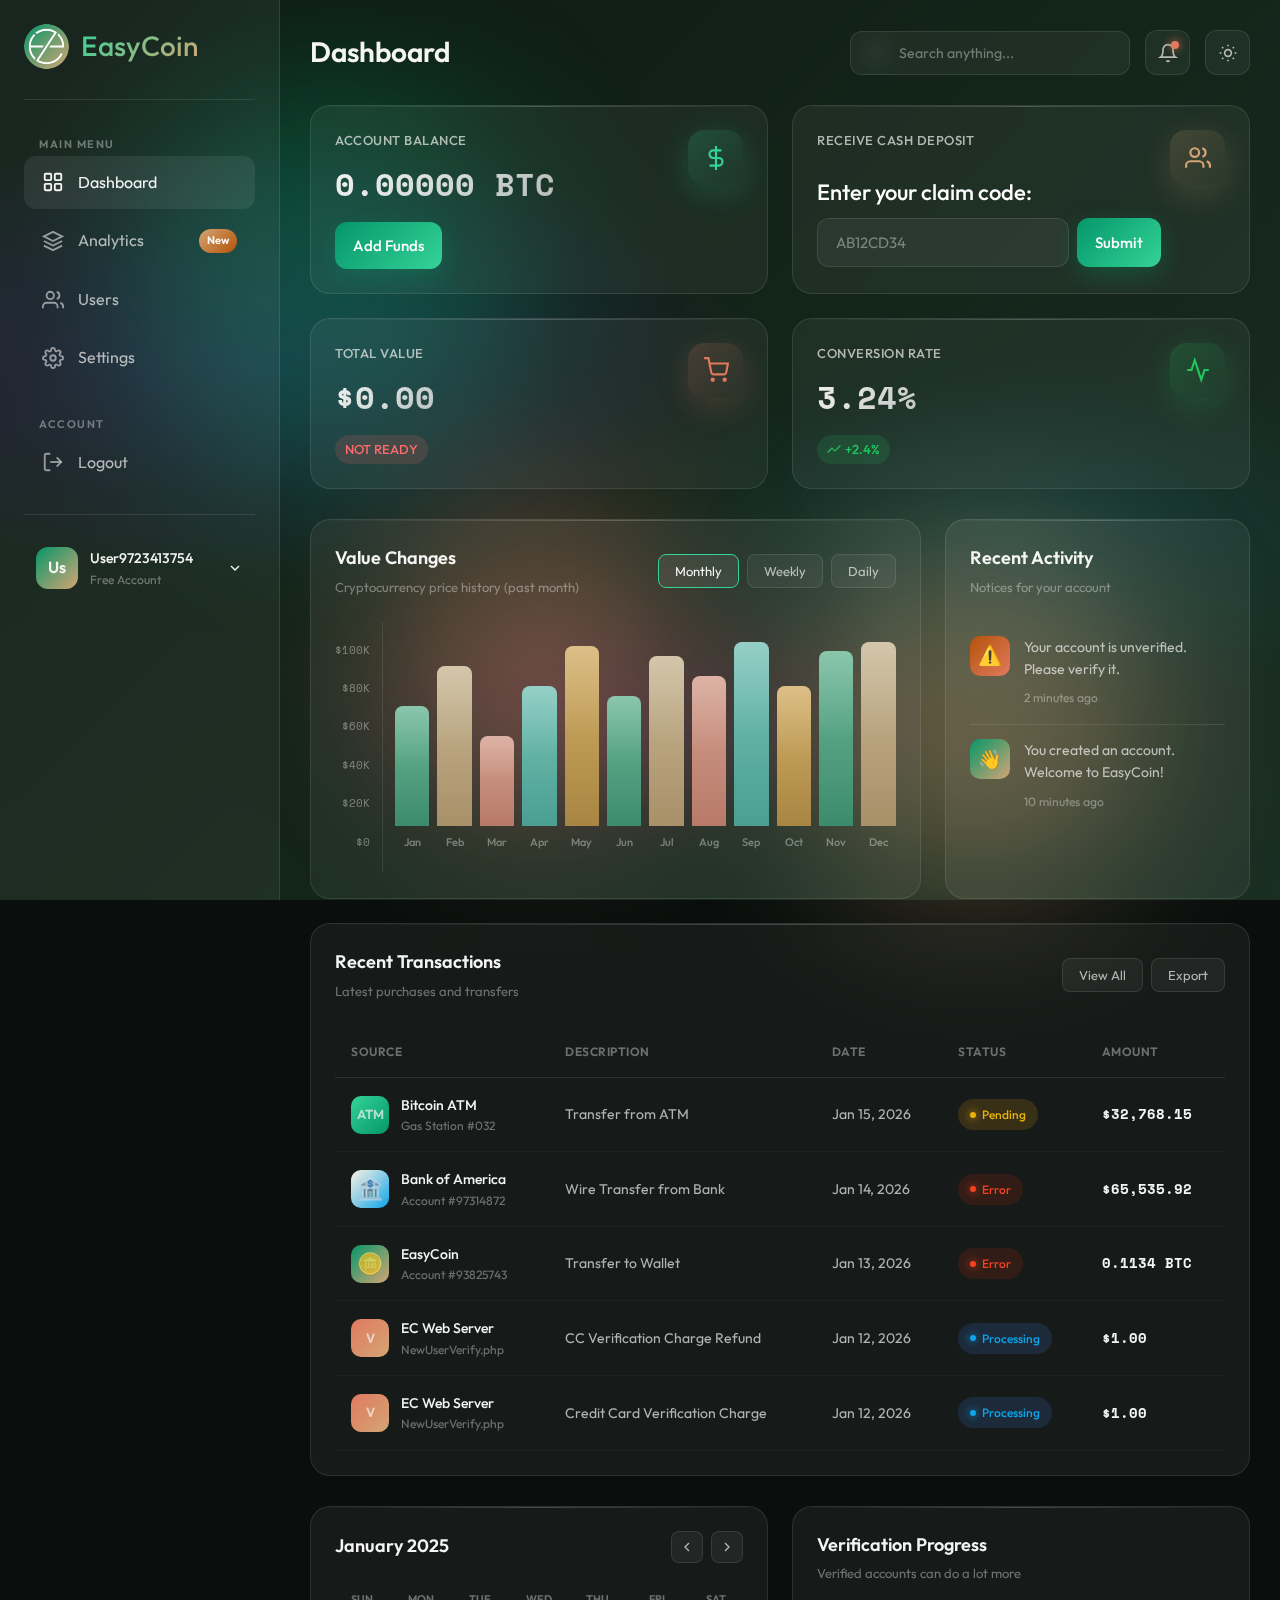
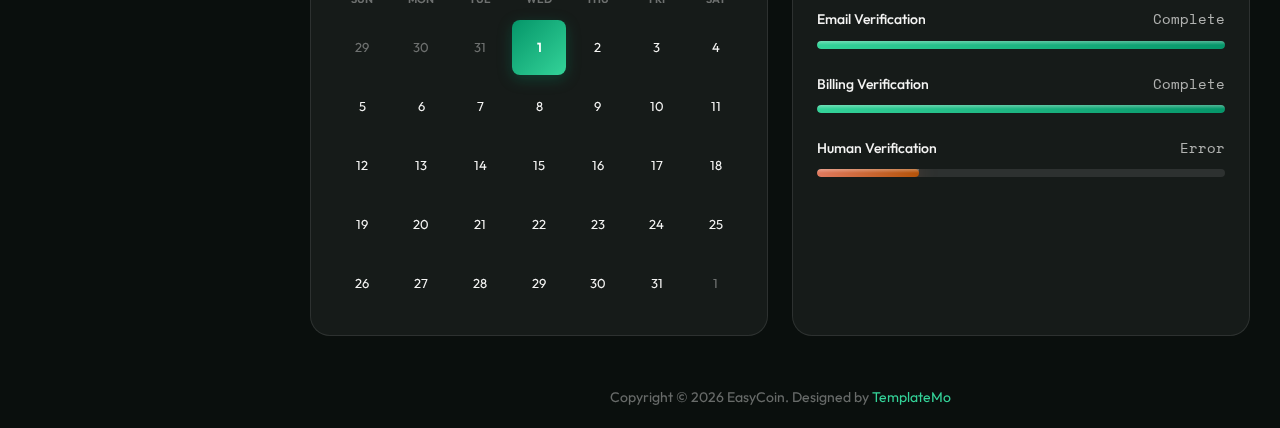
<file: index.html>
<!DOCTYPE html>
<html lang="en">
<head>
	<meta charset="UTF-8">
	<meta name="viewport" content="width=device-width, initial-scale=1.0">
	<title>Dashboard - EasyCoin</title>
	<!--<meta name="description" content="3D Glassmorphism Dashboard Template by TemplateMo">-->
	<link rel="preconnect" href="https://fonts.googleapis.com">
	<link rel="preconnect" href="https://fonts.gstatic.com" crossorigin>
	<link href="https://fonts.googleapis.com/css2?family=Outfit:wght@300;400;500;600;700&family=Space+Mono:wght@400;700&display=swap" rel="stylesheet">
	<link rel="stylesheet" href="templatemo-glass-admin-style.css">
	<!--

TemplateMo 607 Glass Admin

https://templatemo.com/tm-607-glass-admin

-->
</head>
<body>
	<!-- Animated Background -->
	<div class="background"></div>
	<div class="orb orb-1"></div>
	<div class="orb orb-2"></div>
	<div class="orb orb-3"></div>

	<div class="dashboard">
		<!-- Sidebar -->
		<aside class="sidebar" id="sidebar">
			<div class="sidebar-header">
				<!-- <div class="logo"><img src="assets/logo.svg" width=45 height=45></div> -->
				<img src="assets/logo.svg" height=45 width=45>
				<span class="logo-text">EasyCoin</span>
			</div>

			<ul class="nav-menu">
				<li class="nav-section">
					<span class="nav-section-title">Main Menu</span>
					<ul>
						<li class="nav-item">
							<a href="error.html" class="nav-link active">
								<svg class="nav-icon" viewBox="0 0 24 24" fill="none" stroke="currentColor" stroke-width="2">
									<rect x="3" y="3" width="7" height="7" rx="1"/>
									<rect x="14" y="3" width="7" height="7" rx="1"/>
									<rect x="3" y="14" width="7" height="7" rx="1"/>
									<rect x="14" y="14" width="7" height="7" rx="1"/>
								</svg>
								Dashboard
							</a>
						</li>
						<li class="nav-item">
							<a href="error.html" class="nav-link">
								<svg class="nav-icon" viewBox="0 0 24 24" fill="none" stroke="currentColor" stroke-width="2">
									<path d="M12 2L2 7l10 5 10-5-10-5z"/>
									<path d="M2 17l10 5 10-5"/>
									<path d="M2 12l10 5 10-5"/>
								</svg>
								Analytics
								<span class="nav-badge">New</span>
							</a>
						</li>
						<li class="nav-item">
							<a href="error.html" class="nav-link">
								<svg class="nav-icon" viewBox="0 0 24 24" fill="none" stroke="currentColor" stroke-width="2">
									<path d="M17 21v-2a4 4 0 0 0-4-4H5a4 4 0 0 0-4 4v2"/>
									<circle cx="9" cy="7" r="4"/>
									<path d="M23 21v-2a4 4 0 0 0-3-3.87"/>
									<path d="M16 3.13a4 4 0 0 1 0 7.75"/>
								</svg>
								Users
							</a>
						</li>
						<li class="nav-item">
							<a href="error.html" class="nav-link">
								<svg class="nav-icon" viewBox="0 0 24 24" fill="none" stroke="currentColor" stroke-width="2">
									<circle cx="12" cy="12" r="3"/>
									<path d="M19.4 15a1.65 1.65 0 0 0 .33 1.82l.06.06a2 2 0 0 1 0 2.83 2 2 0 0 1-2.83 0l-.06-.06a1.65 1.65 0 0 0-1.82-.33 1.65 1.65 0 0 0-1 1.51V21a2 2 0 0 1-2 2 2 2 0 0 1-2-2v-.09A1.65 1.65 0 0 0 9 19.4a1.65 1.65 0 0 0-1.82.33l-.06.06a2 2 0 0 1-2.83 0 2 2 0 0 1 0-2.83l.06-.06a1.65 1.65 0 0 0 .33-1.82 1.65 1.65 0 0 0-1.51-1H3a2 2 0 0 1-2-2 2 2 0 0 1 2-2h.09A1.65 1.65 0 0 0 4.6 9a1.65 1.65 0 0 0-.33-1.82l-.06-.06a2 2 0 0 1 0-2.83 2 2 0 0 1 2.83 0l.06.06a1.65 1.65 0 0 0 1.82.33H9a1.65 1.65 0 0 0 1-1.51V3a2 2 0 0 1 2-2 2 2 0 0 1 2 2v.09a1.65 1.65 0 0 0 1 1.51 1.65 1.65 0 0 0 1.82-.33l.06-.06a2 2 0 0 1 2.83 0 2 2 0 0 1 0 2.83l-.06.06a1.65 1.65 0 0 0-.33 1.82V9a1.65 1.65 0 0 0 1.51 1H21a2 2 0 0 1 2 2 2 2 0 0 1-2 2h-.09a1.65 1.65 0 0 0-1.51 1z"/>
								</svg>
								Settings
							</a>
						</li>
					</ul>
				</li>

				<li class="nav-section">
					<span class="nav-section-title">Account</span>
					<ul>
						<li class="nav-item">
							<a href="login.html" class="nav-link">
								<svg class="nav-icon" viewBox="0 0 24 24" fill="none" stroke="currentColor" stroke-width="2">
									<path d="M9 21H5a2 2 0 0 1-2-2V5a2 2 0 0 1 2-2h4"/>
									<polyline points="16 17 21 12 16 7"/>
									<line x1="21" y1="12" x2="9" y2="12"/>
								</svg>
								Logout
							</a>
						</li>
					</ul>
				</li>
			</ul>

			<div class="sidebar-footer">
				<div class="user-profile" onclick="throwError();">
					<div class="user-avatar">Us</div>
					<div class="user-info">
						<div class="user-name">User9723413754</div>
						<div class="user-role">Free Account</div>
					</div>
					<svg width="16" height="16" viewBox="0 0 24 24" fill="none" stroke="currentColor" stroke-width="2">
						<polyline points="6 9 12 15 18 9"/>
					</svg>
				</div>
			</div>
		</aside>

		<!-- Main Content -->
		<main class="main-content">
			<!-- Top Navbar -->
			<nav class="navbar">
				<h1 class="page-title">Dashboard</h1>
				<div class="navbar-right">
					<div class="search-box">
						<svg class="search-icon" viewBox="0 0 24 24" fill="none" stroke="currentColor" stroke-width="2">
							<circle cx="11" cy="11" r="8"/>
							<line x1="21" y1="21" x2="16.65" y2="16.65"/>
						</svg>
						<input type="text" class="search-input" placeholder="Search anything...">
					</div>
					<button class="nav-btn" onclick="throwError();">
						<svg viewBox="0 0 24 24" fill="none" stroke="currentColor" stroke-width="2">
							<path d="M18 8A6 6 0 0 0 6 8c0 7-3 9-3 9h18s-3-2-3-9"/>
							<path d="M13.73 21a2 2 0 0 1-3.46 0"/>
						</svg>
						<span class="notification-dot"></span>
					</button>
					<button class="nav-btn" id="theme-toggle" title="Toggle Light/Dark Mode">
						<svg class="icon-sun" viewBox="0 0 24 24" fill="none" stroke="currentColor" stroke-width="2">
							<circle cx="12" cy="12" r="4"/>
							<path d="M12 2v2"/><path d="M12 20v2"/>
							<path d="M4.93 4.93l1.41 1.41"/><path d="M17.66 17.66l1.41 1.41"/>
							<path d="M2 12h2"/><path d="M20 12h2"/>
							<path d="M6.34 17.66l-1.41 1.41"/><path d="M19.07 4.93l-1.41 1.41"/>
						</svg>
						<svg class="icon-moon" viewBox="0 0 24 24" fill="none" stroke="currentColor" stroke-width="2" style="display: none;">
							<path d="M21 12.79A9 9 0 1 1 11.21 3 7 7 0 0 0 21 12.79z"/>
						</svg>
					</button>
				</div>
			</nav>

			<!-- Stats Cards -->
			<section class="stats-grid">
				<div class="glass-card glass-card-3d stat-card">
					<div class="stat-card-inner">
						<div class="stat-info">
							<h3>Account Balance</h3>
							<div class="stat-value">0.00000 BTC</div>
							<!--
							<span class="stat-button">
								<svg width="14" height="14" viewBox="0 0 24 24" fill="none" stroke="currentColor" stroke-width="2"><polyline points="23 6 13.5 15.5 8.5 10.5 1 18"/></svg>
								ADD FUNDS
							</span> -->
							<button class="btn-small">Add Funds</button>
						</div>
						<div class="stat-icon cyan">
							<svg viewBox="0 0 24 24" fill="none" stroke="var(--emerald-light)" stroke-width="2">
								<line x1="12" y1="1" x2="12" y2="23"/><path d="M17 5H9.5a3.5 3.5 0 0 0 0 7h5a3.5 3.5 0 0 1 0 7H6"/>
							</svg>
						</div>
					</div>
				</div>

				<div class="glass-card glass-card-3d stat-card">
					<div class="stat-card-inner">
						<div class="stat-info">
							<h3>Receive Cash Deposit</h3>
							<!-- Doesn't work with light mode; Only works in dark mode -->
							<label class="form-label" for="claim-code" style="font-size: 22px; color: white; margin-top: 24px;">Enter your claim code:</label>
							<div class="miniform" id="claim-code-entry">
								<input type="text" class="form-input" id="claim-code" maxlength="8" placeholder="AB12CD34" oninput="this.value = this.value.toUpperCase()">
								<button class="btn-small" onclick="checkInput()";>Submit</button>
							</div>
						</div>
						<div class="stat-icon magenta">
							<svg viewBox="0 0 24 24" fill="none" stroke="var(--gold)" stroke-width="2">
								<path d="M17 21v-2a4 4 0 0 0-4-4H5a4 4 0 0 0-4 4v2"/><circle cx="9" cy="7" r="4"/>
								<path d="M23 21v-2a4 4 0 0 0-3-3.87"/><path d="M16 3.13a4 4 0 0 1 0 7.75"/>
							</svg>
						</div>
					</div>
				</div>

				<div class="glass-card glass-card-3d stat-card">
					<div class="stat-card-inner">
						<div class="stat-info">
							<h3>Total Value</h3>
							<div class="stat-value">$0.00</div>
							<span class="stat-change negative">
								<!--
								<svg width="14" height="14" viewBox="0 0 24 24" fill="none" stroke="currentColor" stroke-width="2"><polyline points="23 18 13.5 8.5 8.5 13.5 1 6"/></svg>
								-->
								NOT READY
							</span>
						</div>
						<div class="stat-icon purple">
							<svg viewBox="0 0 24 24" fill="none" stroke="var(--coral)" stroke-width="2">
								<circle cx="9" cy="21" r="1"/><circle cx="20" cy="21" r="1"/>
								<path d="M1 1h4l2.68 13.39a2 2 0 0 0 2 1.61h9.72a2 2 0 0 0 2-1.61L23 6H6"/>
							</svg>
						</div>
					</div>
				</div>

				<div class="glass-card glass-card-3d stat-card">
					<div class="stat-card-inner">
						<div class="stat-info">
							<h3>Conversion Rate</h3>
							<div class="stat-value">3.24%</div>
							<span class="stat-change positive">
								<svg width="14" height="14" viewBox="0 0 24 24" fill="none" stroke="currentColor" stroke-width="2"><polyline points="23 6 13.5 15.5 8.5 10.5 1 18"/></svg>
								+2.4%
							</span>
						</div>
						<div class="stat-icon success">
							<svg viewBox="0 0 24 24" fill="none" stroke="var(--success)" stroke-width="2">
								<polyline points="22 12 18 12 15 21 9 3 6 12 2 12"/>
							</svg>
						</div>
					</div>
				</div>
			</section>

			<!-- Content Grid -->
			<section class="content-grid">
				<!-- Chart Card -->
				<div class="glass-card chart-card">
					<div class="card-header">
						<div>
							<h2 class="card-title">Value Changes</h2>
							<p class="card-subtitle">Cryptocurrency price history (past month)</p>
						</div>
						<div class="card-actions">
							<button class="card-btn active">Monthly</button>
							<button class="card-btn" onclick="throwError();">Weekly</button>
							<button class="card-btn" onclick="throwError();">Daily</button>
						</div>
					</div>
					<div class="chart-wrapper">
						<div class="chart-container">
							<div class="chart-y-axis">
								<span class="y-value">$100K</span>
								<span class="y-value">$80K</span>
								<span class="y-value">$60K</span>
								<span class="y-value">$40K</span>
								<span class="y-value">$20K</span>
								<span class="y-value">$0</span>
							</div>
							<div class="chart-placeholder">
								<div class="chart-bar-group"><div class="chart-bar bar-emerald" style="height: 120px;"></div><span class="chart-label">Jan</span></div>
								<div class="chart-bar-group"><div class="chart-bar bar-gold" style="height: 160px;"></div><span class="chart-label">Feb</span></div>
								<div class="chart-bar-group"><div class="chart-bar bar-coral" style="height: 90px;"></div><span class="chart-label">Mar</span></div>
								<div class="chart-bar-group"><div class="chart-bar bar-teal" style="height: 140px;"></div><span class="chart-label">Apr</span></div>
								<div class="chart-bar-group"><div class="chart-bar bar-amber" style="height: 180px;"></div><span class="chart-label">May</span></div>
								<div class="chart-bar-group"><div class="chart-bar bar-emerald" style="height: 130px;"></div><span class="chart-label">Jun</span></div>
								<div class="chart-bar-group"><div class="chart-bar bar-gold" style="height: 170px;"></div><span class="chart-label">Jul</span></div>
								<div class="chart-bar-group"><div class="chart-bar bar-coral" style="height: 150px;"></div><span class="chart-label">Aug</span></div>
								<div class="chart-bar-group"><div class="chart-bar bar-teal" style="height: 190px;"></div><span class="chart-label">Sep</span></div>
								<div class="chart-bar-group"><div class="chart-bar bar-amber" style="height: 140px;"></div><span class="chart-label">Oct</span></div>
								<div class="chart-bar-group"><div class="chart-bar bar-emerald" style="height: 175px;"></div><span class="chart-label">Nov</span></div>
								<div class="chart-bar-group"><div class="chart-bar bar-gold" style="height: 200px;"></div><span class="chart-label">Dec</span></div>
							</div>
						</div>
					</div>
				</div>

				<!-- Activity Feed -->
				<div class="glass-card activity-card">
					<div class="card-header">
						<div>
							<h2 class="card-title">Recent Activity</h2>
							<p class="card-subtitle">Notices for your account</p>
						</div>
					</div>
					<div class="activity-list">
						<div class="activity-item">
							<div class="activity-avatar" style="background: linear-gradient(135deg, var(--amber), var(--coral)); font-size: 1.2em;">⚠️</div>
							<div class="activity-content">
								<p class="activity-text">Your account is unverified. Please verify it.</p>
								<span class="activity-time">2 minutes ago</span>
							</div>
						</div>
						<div class="activity-item">
							<div class="activity-avatar" style="background: linear-gradient(135deg, var(--emerald), var(--gold)); font-size: 1.2em;">👋</div>
							<div class="activity-content">
								<p class="activity-text">You created an account. Welcome to EasyCoin!</p>
								<span class="activity-time">10 minutes ago</span>
							</div>
						</div>
					</div>
				</div>

				<!-- Data Table -->
				<div class="glass-card table-card">
					<div class="card-header">
						<div>
							<h2 class="card-title">Recent Transactions</h2>
							<p class="card-subtitle">Latest purchases and transfers</p>
						</div>
						<div class="card-actions">
							<button class="card-btn" onclick="throwError();">View All</button>
							<button class="card-btn" onclick="throwError();">Export</button>
						</div>
					</div>
					<div class="table-wrapper">
						<table class="data-table">
							<thead>
								<tr>
									<th>Source</th>
									<th>Description</th>
									<th>Date</th>
									<th>Status</th>
									<th>Amount</th>
								</tr>
							</thead>
							<tbody>
								<tr>
									<td><div class="table-user"><div class="table-avatar" style="background: linear-gradient(135deg, var(--emerald-light), var(--emerald));">ATM</div><div class="table-user-info"><span class="table-user-name">Bitcoin ATM</span><span class="table-user-email">Gas Station #032</span></div></div></td>
									<td>Transfer from ATM</td>
									<td>Jan 15, 2026</td>
									<td><span class="status-badge pending">Pending</span></td>
									<td><span class="table-amount">$32,768.15</span></td>
								</tr>
								<tr>
									<td><div class="table-user"><div class="table-avatar" style="background: linear-gradient(135deg, var(--cream), var(--info)); font-size: 1.5em;">🏦</div><div class="table-user-info"><span class="table-user-name">Bank of America</span><span class="table-user-email">Account #97314872</span></div></div></td>
									<td>Wire Transfer from Bank</td>
									<td>Jan 14, 2026</td>
									<td><span class="status-badge error">Error</span></td>
									<td><span class="table-amount">$65,535.92</span></td>
								</tr>
								<tr>
									<td><div class="table-user"><div class="table-avatar" style="background: linear-gradient(135deg, var(--emerald), var(--gold)); font-size: 1.5em;">🪙</div><div class="table-user-info"><span class="table-user-name">EasyCoin</span><span class="table-user-email">Account #93825743</span></div></div></td>
									<td>Transfer to Wallet</td>
									<td>Jan 13, 2026</td>
									<td><span class="status-badge error">Error</span></td>
									<td><span class="table-amount">0.1134 BTC</span></td>
								</tr>
								<tr>
									<td><div class="table-user"><div class="table-avatar" style="background: linear-gradient(135deg, var(--coral), var(--gold));">V</div><div class="table-user-info"><span class="table-user-name">EC Web Server</span><span class="table-user-email">NewUserVerify.php</span></div></div></td>
									<td>CC Verification Charge Refund</td>
									<td>Jan 12, 2026</td>
									<td><span class="status-badge processing">Processing</span></td>
									<td><span class="table-amount">$1.00</span></td>
								</tr>
								<tr>
									<td><div class="table-user"><div class="table-avatar" style="background: linear-gradient(135deg, var(--coral), var(--gold));">V</div><div class="table-user-info"><span class="table-user-name">EC Web Server</span><span class="table-user-email">NewUserVerify.php</span></div></div></td>
									<td>Credit Card Verification Charge</td>
									<td>Jan 12, 2026</td>
									<td><span class="status-badge processing">Processing</span></td>
									<td><span class="table-amount">$1.00</span></td>
								</tr>
							</tbody>
						</table>
					</div>
				</div>
			</section>

			<!-- Bottom Grid -->
			<section class="bottom-grid">
				<!-- Calendar Widget -->
				<div class="glass-card">
					<div class="calendar-header">
						<h2 class="card-title">January 2025</h2>
						<div class="calendar-nav">
							<button class="calendar-nav-btn"><svg viewBox="0 0 24 24" fill="none" stroke="currentColor" stroke-width="2"><polyline points="15 18 9 12 15 6"/></svg></button>
							<button class="calendar-nav-btn"><svg viewBox="0 0 24 24" fill="none" stroke="currentColor" stroke-width="2"><polyline points="9 18 15 12 9 6"/></svg></button>
						</div>
					</div>
					<div class="calendar-grid">
						<span class="calendar-day-name">Sun</span><span class="calendar-day-name">Mon</span><span class="calendar-day-name">Tue</span><span class="calendar-day-name">Wed</span><span class="calendar-day-name">Thu</span><span class="calendar-day-name">Fri</span><span class="calendar-day-name">Sat</span>
						<span class="calendar-day other-month">29</span><span class="calendar-day other-month">30</span><span class="calendar-day other-month">31</span><span class="calendar-day today">1</span><span class="calendar-day">2</span><span class="calendar-day">3</span><span class="calendar-day">4</span>
						<span class="calendar-day">5</span><span class="calendar-day">6</span><span class="calendar-day">7</span><span class="calendar-day">8</span><span class="calendar-day">9</span><span class="calendar-day">10</span><span class="calendar-day">11</span>
						<span class="calendar-day">12</span><span class="calendar-day">13</span><span class="calendar-day">14</span><span class="calendar-day">15</span><span class="calendar-day">16</span><span class="calendar-day">17</span><span class="calendar-day">18</span>
						<span class="calendar-day">19</span><span class="calendar-day">20</span><span class="calendar-day">21</span><span class="calendar-day">22</span><span class="calendar-day">23</span><span class="calendar-day">24</span><span class="calendar-day">25</span>
						<span class="calendar-day">26</span><span class="calendar-day">27</span><span class="calendar-day">28</span><span class="calendar-day">29</span><span class="calendar-day">30</span><span class="calendar-day">31</span><span class="calendar-day other-month">1</span>
					</div>
				</div>

				<!-- Donut Chart -->
				<!--
				<div class="glass-card">
					<div class="card-header">
						<div>
							<h2 class="card-title">Traffic Sources</h2>
							<p class="card-subtitle">User acquisition breakdown</p>
						</div>
					</div>
					<div class="donut-container">
						<div class="donut-chart">
							<svg width="140" height="140" viewBox="0 0 140 140">
								<circle class="donut-bg" cx="70" cy="70" r="54"/>
								<circle class="donut-segment" cx="70" cy="70" r="54" stroke="var(--emerald-light)" stroke-dasharray="169.6 339.3" stroke-dashoffset="0"/>
								<circle class="donut-segment" cx="70" cy="70" r="54" stroke="var(--gold)" stroke-dasharray="101.8 339.3" stroke-dashoffset="-169.6"/>
								<circle class="donut-segment" cx="70" cy="70" r="54" stroke="var(--coral)" stroke-dasharray="67.9 339.3" stroke-dashoffset="-271.4"/>
							</svg>
							<div class="donut-center">
								<div class="donut-value">24.5K</div>
								<div class="donut-label">Visitors</div>
							</div>
						</div>
						<div class="donut-legend">
							<div class="legend-item"><span class="legend-color cyan"></span><span>Organic Search (50%)</span></div>
							<div class="legend-item"><span class="legend-color magenta"></span><span>Social Media (30%)</span></div>
							<div class="legend-item"><span class="legend-color purple"></span><span>Direct Traffic (20%)</span></div>
						</div>
					</div>
				</div>
				-->

				<!-- Progress Card -->
				<div class="glass-card progress-card">
					<div class="card-header">
						<div>
							<h2 class="card-title">Verification Progress</h2>
							<p class="card-subtitle">Verified accounts can do a lot more</p>
						</div>
					</div>
					<div class="progress-item">
						<div class="progress-header"><span class="progress-label">Email Verification</span><span class="progress-value">Complete</span></div>
						<div class="progress-bar"><div class="progress-fill cyan" style="width: 100%;"></div></div>
					</div>
					<div class="progress-item">
						<div class="progress-header"><span class="progress-label">Billing Verification</span><span class="progress-value">Complete</span></div>
						<div class="progress-bar"><div class="progress-fill cyan" style="width: 100%;"></div></div>
					</div>
					<div class="progress-item">
						<div class="progress-header"><span class="progress-label">Human Verification</span><span class="progress-value">Error</span></div>
						<div class="progress-bar"><div class="progress-fill purple" style="width: 25%;"></div></div>
					</div>
				</div>
			</section>
		</main>
	</div>

	<!-- Mobile Menu Toggle -->
	<button class="mobile-menu-toggle">
		<svg viewBox="0 0 24 24" fill="none" stroke="currentColor" stroke-width="2">
			<line x1="3" y1="12" x2="21" y2="12"/><line x1="3" y1="6" x2="21" y2="6"/><line x1="3" y1="18" x2="21" y2="18"/>
		</svg>
	</button>

	<!-- Footer -->
	<footer class="site-footer">
		<p>Copyright © 2026 EasyCoin. Designed by <a href="https://templatemo.com" target="_blank" rel="nofollow">TemplateMo</a></p>
	</footer>

	<script src="templatemo-glass-admin-script.js"></script>
	<!-- TemplateMo 607 Glass Admin -->

	<script>
		function throwError() {
			document.write("A fatal error has occured. Please reload the page and try again.");
		}

		// The following code was created by ChatGPT.
		function checkInput() {
			const value = document.getElementById("claim-code").value;

			// Empty input → special error
			if (value.length === 0) {
				return;
			}

			// Exactly 8 chars, only A–Z and 0–9
			const valid = /^[A-Z0-9]{8}$/.test(value);

			if (valid) {
				window.location.assign("captcha.html"); // Change this to your own fake CAPTCHA page
			} else {
				alert("Invalid format. Make sure you entered the code correctly.");
			}
		}
	</script>
</body>
</html>
</file>
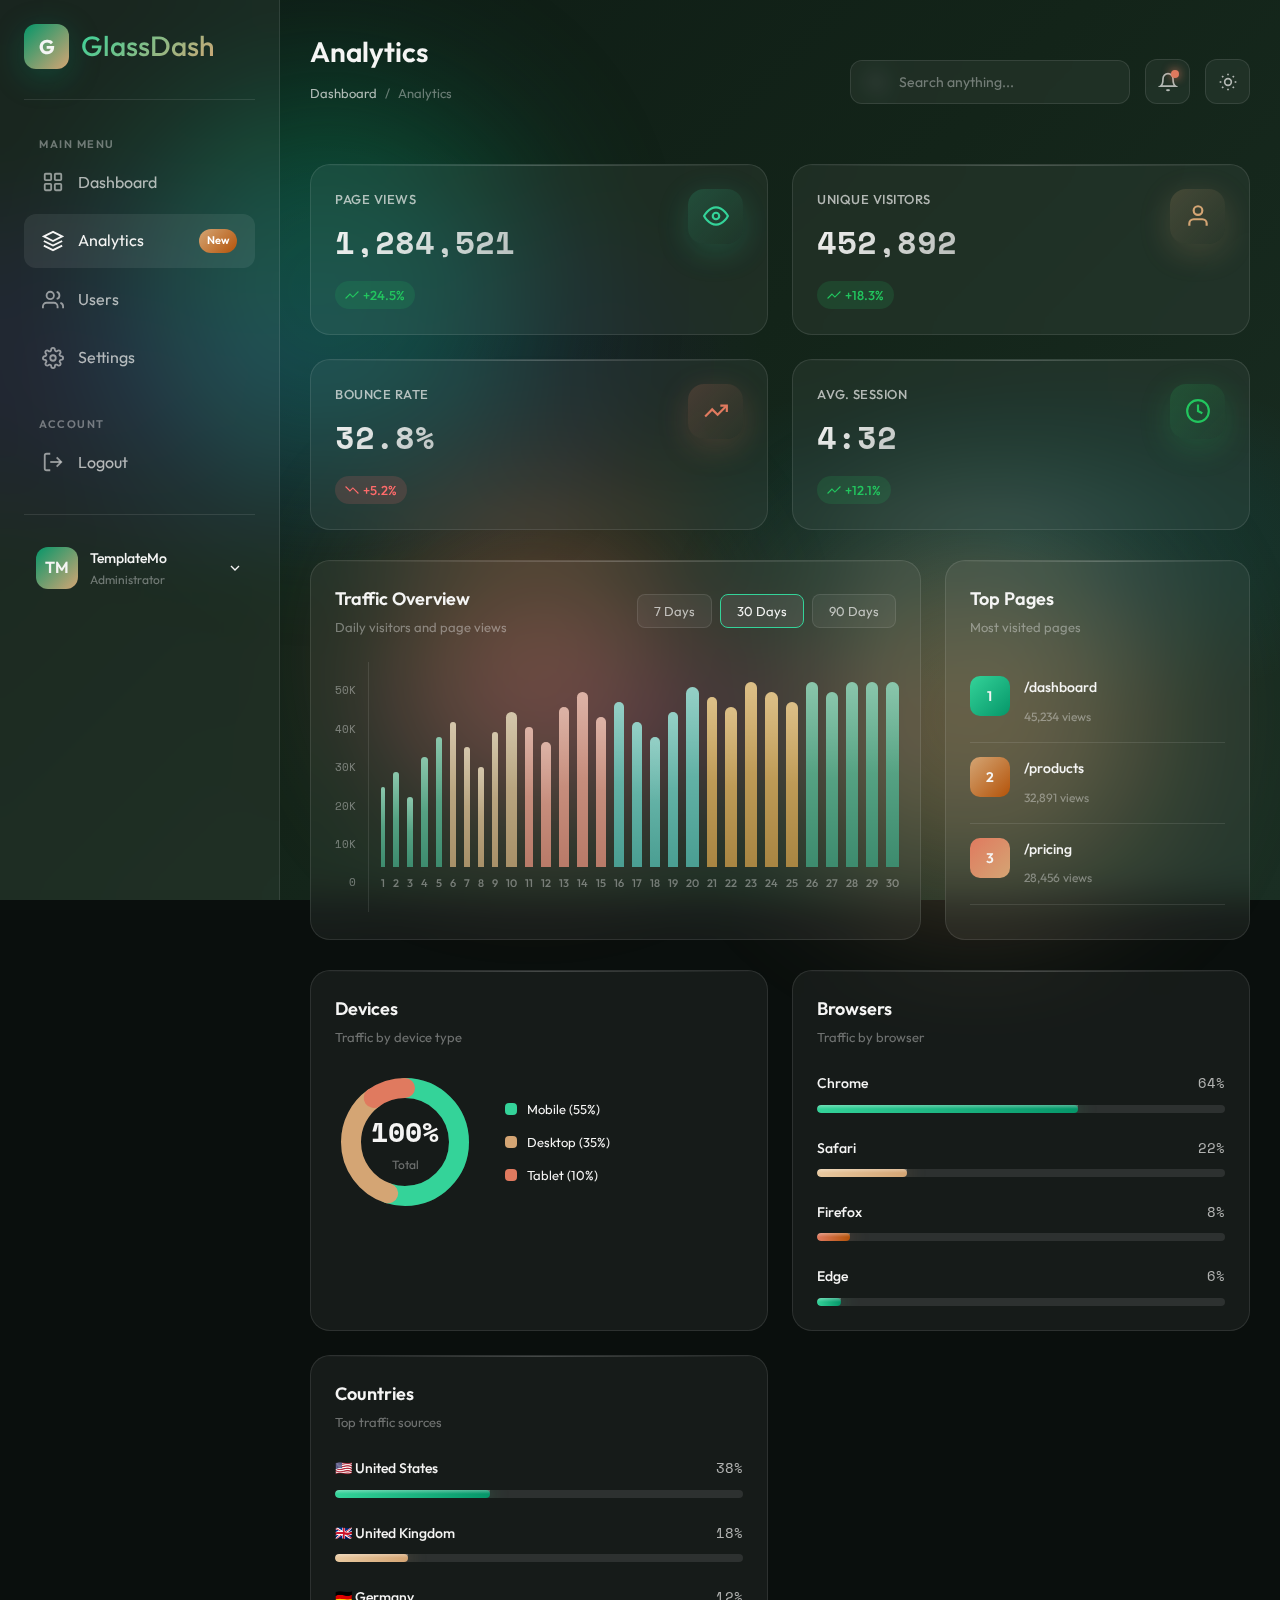
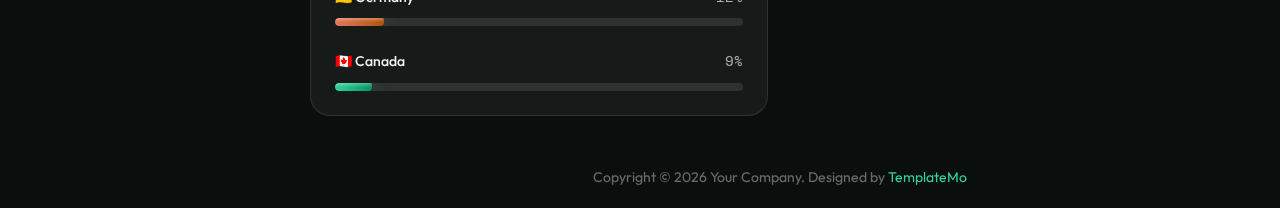
<file: analytics.html>
<!DOCTYPE html>
<html lang="en">
<head>
    <meta charset="UTF-8">
    <meta name="viewport" content="width=device-width, initial-scale=1.0">
    <title>Analytics - EasyCoin</title>
    <!--<meta name="description" content="3D Glassmorphism Dashboard Template by TemplateMo">-->
    <link rel="preconnect" href="https://fonts.googleapis.com">
    <link rel="preconnect" href="https://fonts.gstatic.com" crossorigin>
    <link href="https://fonts.googleapis.com/css2?family=Outfit:wght@300;400;500;600;700&family=Space+Mono:wght@400;700&display=swap" rel="stylesheet">
    <link rel="stylesheet" href="templatemo-glass-admin-style.css">
    <!--

TemplateMo 607 Glass Admin

https://templatemo.com/tm-607-glass-admin

-->
</head>
<body>
    <!-- Animated Background -->
    <div class="background"></div>
    <div class="orb orb-1"></div>
    <div class="orb orb-2"></div>
    <div class="orb orb-3"></div>

    <div class="dashboard">
        <!-- Sidebar -->
        <aside class="sidebar" id="sidebar">
            <div class="sidebar-header">
                <div class="logo">G</div>
                <span class="logo-text">GlassDash</span>
            </div>

            <ul class="nav-menu">
                <li class="nav-section">
                    <span class="nav-section-title">Main Menu</span>
                    <ul>
                        <li class="nav-item">
                            <a href="index.html" class="nav-link">
                                <svg class="nav-icon" viewBox="0 0 24 24" fill="none" stroke="currentColor" stroke-width="2">
                                    <rect x="3" y="3" width="7" height="7" rx="1"/><rect x="14" y="3" width="7" height="7" rx="1"/>
                                    <rect x="3" y="14" width="7" height="7" rx="1"/><rect x="14" y="14" width="7" height="7" rx="1"/>
                                </svg>
                                Dashboard
                            </a>
                        </li>
                        <li class="nav-item">
                            <a href="analytics.html" class="nav-link active">
                                <svg class="nav-icon" viewBox="0 0 24 24" fill="none" stroke="currentColor" stroke-width="2">
                                    <path d="M12 2L2 7l10 5 10-5-10-5z"/><path d="M2 17l10 5 10-5"/><path d="M2 12l10 5 10-5"/>
                                </svg>
                                Analytics
                                <span class="nav-badge">New</span>
                            </a>
                        </li>
                        <li class="nav-item">
                            <a href="users.html" class="nav-link">
                                <svg class="nav-icon" viewBox="0 0 24 24" fill="none" stroke="currentColor" stroke-width="2">
                                    <path d="M17 21v-2a4 4 0 0 0-4-4H5a4 4 0 0 0-4 4v2"/><circle cx="9" cy="7" r="4"/>
                                    <path d="M23 21v-2a4 4 0 0 0-3-3.87"/><path d="M16 3.13a4 4 0 0 1 0 7.75"/>
                                </svg>
                                Users
                            </a>
                        </li>
                        <li class="nav-item">
                            <a href="settings.html" class="nav-link">
                                <svg class="nav-icon" viewBox="0 0 24 24" fill="none" stroke="currentColor" stroke-width="2">
                                    <circle cx="12" cy="12" r="3"/>
                                    <path d="M19.4 15a1.65 1.65 0 0 0 .33 1.82l.06.06a2 2 0 0 1 0 2.83 2 2 0 0 1-2.83 0l-.06-.06a1.65 1.65 0 0 0-1.82-.33 1.65 1.65 0 0 0-1 1.51V21a2 2 0 0 1-2 2 2 2 0 0 1-2-2v-.09A1.65 1.65 0 0 0 9 19.4a1.65 1.65 0 0 0-1.82.33l-.06.06a2 2 0 0 1-2.83 0 2 2 0 0 1 0-2.83l.06-.06a1.65 1.65 0 0 0 .33-1.82 1.65 1.65 0 0 0-1.51-1H3a2 2 0 0 1-2-2 2 2 0 0 1 2-2h.09A1.65 1.65 0 0 0 4.6 9a1.65 1.65 0 0 0-.33-1.82l-.06-.06a2 2 0 0 1 0-2.83 2 2 0 0 1 2.83 0l.06.06a1.65 1.65 0 0 0 1.82.33H9a1.65 1.65 0 0 0 1-1.51V3a2 2 0 0 1 2-2 2 2 0 0 1 2 2v.09a1.65 1.65 0 0 0 1 1.51 1.65 1.65 0 0 0 1.82-.33l.06-.06a2 2 0 0 1 2.83 0 2 2 0 0 1 0 2.83l-.06.06a1.65 1.65 0 0 0-.33 1.82V9a1.65 1.65 0 0 0 1.51 1H21a2 2 0 0 1 2 2 2 2 0 0 1-2 2h-.09a1.65 1.65 0 0 0-1.51 1z"/>
                                </svg>
                                Settings
                            </a>
                        </li>
                    </ul>
                </li>

                <li class="nav-section">
                    <span class="nav-section-title">Account</span>
                    <ul>
                        <li class="nav-item">
                            <a href="login.html" class="nav-link">
                                <svg class="nav-icon" viewBox="0 0 24 24" fill="none" stroke="currentColor" stroke-width="2">
                                    <path d="M9 21H5a2 2 0 0 1-2-2V5a2 2 0 0 1 2-2h4"/>
                                    <polyline points="16 17 21 12 16 7"/><line x1="21" y1="12" x2="9" y2="12"/>
                                </svg>
                                Logout
                            </a>
                        </li>
                    </ul>
                </li>
            </ul>

            <div class="sidebar-footer">
                <div class="user-profile">
                    <div class="user-avatar">TM</div>
                    <div class="user-info">
                        <div class="user-name">TemplateMo</div>
                        <div class="user-role">Administrator</div>
                    </div>
                    <svg width="16" height="16" viewBox="0 0 24 24" fill="none" stroke="currentColor" stroke-width="2">
                        <polyline points="6 9 12 15 18 9"/>
                    </svg>
                </div>
            </div>
        </aside>

        <!-- Main Content -->
        <main class="main-content">
            <!-- Top Navbar -->
            <nav class="navbar">
                <div class="page-header">
                    <h1 class="page-title">Analytics</h1>
                    <div class="page-breadcrumb">
                        <a href="index.html">Dashboard</a>
                        <span>/</span>
                        <span>Analytics</span>
                    </div>
                </div>
                <div class="navbar-right">
                    <div class="search-box">
                        <svg class="search-icon" viewBox="0 0 24 24" fill="none" stroke="currentColor" stroke-width="2">
                            <circle cx="11" cy="11" r="8"/><line x1="21" y1="21" x2="16.65" y2="16.65"/>
                        </svg>
                        <input type="text" class="search-input" placeholder="Search anything...">
                    </div>
                    <button class="nav-btn">
                        <svg viewBox="0 0 24 24" fill="none" stroke="currentColor" stroke-width="2">
                            <path d="M18 8A6 6 0 0 0 6 8c0 7-3 9-3 9h18s-3-2-3-9"/><path d="M13.73 21a2 2 0 0 1-3.46 0"/>
                        </svg>
                        <span class="notification-dot"></span>
                    </button>
                    <button class="nav-btn" id="theme-toggle" title="Toggle Light/Dark Mode">
                        <svg class="icon-sun" viewBox="0 0 24 24" fill="none" stroke="currentColor" stroke-width="2">
                            <circle cx="12" cy="12" r="4"/><path d="M12 2v2"/><path d="M12 20v2"/>
                            <path d="M4.93 4.93l1.41 1.41"/><path d="M17.66 17.66l1.41 1.41"/>
                            <path d="M2 12h2"/><path d="M20 12h2"/>
                            <path d="M6.34 17.66l-1.41 1.41"/><path d="M19.07 4.93l-1.41 1.41"/>
                        </svg>
                        <svg class="icon-moon" viewBox="0 0 24 24" fill="none" stroke="currentColor" stroke-width="2" style="display: none;">
                            <path d="M21 12.79A9 9 0 1 1 11.21 3 7 7 0 0 0 21 12.79z"/>
                        </svg>
                    </button>
                </div>
            </nav>

            <!-- Stats Cards -->
            <section class="stats-grid">
                <div class="glass-card glass-card-3d stat-card">
                    <div class="stat-card-inner">
                        <div class="stat-info">
                            <h3>Page Views</h3>
                            <div class="stat-value">1,284,521</div>
                            <span class="stat-change positive">
                                <svg width="14" height="14" viewBox="0 0 24 24" fill="none" stroke="currentColor" stroke-width="2"><polyline points="23 6 13.5 15.5 8.5 10.5 1 18"/></svg>
                                +24.5%
                            </span>
                        </div>
                        <div class="stat-icon cyan">
                            <svg viewBox="0 0 24 24" fill="none" stroke="var(--emerald-light)" stroke-width="2">
                                <path d="M1 12s4-8 11-8 11 8 11 8-4 8-11 8-11-8-11-8z"/><circle cx="12" cy="12" r="3"/>
                            </svg>
                        </div>
                    </div>
                </div>

                <div class="glass-card glass-card-3d stat-card">
                    <div class="stat-card-inner">
                        <div class="stat-info">
                            <h3>Unique Visitors</h3>
                            <div class="stat-value">452,892</div>
                            <span class="stat-change positive">
                                <svg width="14" height="14" viewBox="0 0 24 24" fill="none" stroke="currentColor" stroke-width="2"><polyline points="23 6 13.5 15.5 8.5 10.5 1 18"/></svg>
                                +18.3%
                            </span>
                        </div>
                        <div class="stat-icon magenta">
                            <svg viewBox="0 0 24 24" fill="none" stroke="var(--gold)" stroke-width="2">
                                <path d="M20 21v-2a4 4 0 0 0-4-4H8a4 4 0 0 0-4 4v2"/><circle cx="12" cy="7" r="4"/>
                            </svg>
                        </div>
                    </div>
                </div>

                <div class="glass-card glass-card-3d stat-card">
                    <div class="stat-card-inner">
                        <div class="stat-info">
                            <h3>Bounce Rate</h3>
                            <div class="stat-value">32.8%</div>
                            <span class="stat-change negative">
                                <svg width="14" height="14" viewBox="0 0 24 24" fill="none" stroke="currentColor" stroke-width="2"><polyline points="23 18 13.5 8.5 8.5 13.5 1 6"/></svg>
                                +5.2%
                            </span>
                        </div>
                        <div class="stat-icon purple">
                            <svg viewBox="0 0 24 24" fill="none" stroke="var(--coral)" stroke-width="2">
                                <polyline points="22 7 13.5 15.5 8.5 10.5 2 17"/><polyline points="16 7 22 7 22 13"/>
                            </svg>
                        </div>
                    </div>
                </div>

                <div class="glass-card glass-card-3d stat-card">
                    <div class="stat-card-inner">
                        <div class="stat-info">
                            <h3>Avg. Session</h3>
                            <div class="stat-value">4:32</div>
                            <span class="stat-change positive">
                                <svg width="14" height="14" viewBox="0 0 24 24" fill="none" stroke="currentColor" stroke-width="2"><polyline points="23 6 13.5 15.5 8.5 10.5 1 18"/></svg>
                                +12.1%
                            </span>
                        </div>
                        <div class="stat-icon success">
                            <svg viewBox="0 0 24 24" fill="none" stroke="var(--success)" stroke-width="2">
                                <circle cx="12" cy="12" r="10"/><polyline points="12 6 12 12 16 14"/>
                            </svg>
                        </div>
                    </div>
                </div>
            </section>

            <!-- Content Grid -->
            <section class="content-grid">
                <!-- Main Chart -->
                <div class="glass-card chart-card">
                    <div class="card-header">
                        <div>
                            <h2 class="card-title">Traffic Overview</h2>
                            <p class="card-subtitle">Daily visitors and page views</p>
                        </div>
                        <div class="card-actions">
                            <button class="card-btn">7 Days</button>
                            <button class="card-btn active">30 Days</button>
                            <button class="card-btn">90 Days</button>
                        </div>
                    </div>
                    <div class="chart-wrapper">
                        <div class="chart-container">
                            <div class="chart-y-axis">
                                <span class="y-value">50K</span>
                                <span class="y-value">40K</span>
                                <span class="y-value">30K</span>
                                <span class="y-value">20K</span>
                                <span class="y-value">10K</span>
                                <span class="y-value">0</span>
                            </div>
                            <div class="chart-placeholder">
                                <div class="chart-bar-group"><div class="chart-bar bar-emerald" style="height: 80px;"></div><span class="chart-label">1</span></div>
                                <div class="chart-bar-group"><div class="chart-bar bar-emerald" style="height: 95px;"></div><span class="chart-label">2</span></div>
                                <div class="chart-bar-group"><div class="chart-bar bar-emerald" style="height: 70px;"></div><span class="chart-label">3</span></div>
                                <div class="chart-bar-group"><div class="chart-bar bar-emerald" style="height: 110px;"></div><span class="chart-label">4</span></div>
                                <div class="chart-bar-group"><div class="chart-bar bar-emerald" style="height: 130px;"></div><span class="chart-label">5</span></div>
                                <div class="chart-bar-group"><div class="chart-bar bar-gold" style="height: 145px;"></div><span class="chart-label">6</span></div>
                                <div class="chart-bar-group"><div class="chart-bar bar-gold" style="height: 120px;"></div><span class="chart-label">7</span></div>
                                <div class="chart-bar-group"><div class="chart-bar bar-gold" style="height: 100px;"></div><span class="chart-label">8</span></div>
                                <div class="chart-bar-group"><div class="chart-bar bar-gold" style="height: 135px;"></div><span class="chart-label">9</span></div>
                                <div class="chart-bar-group"><div class="chart-bar bar-gold" style="height: 155px;"></div><span class="chart-label">10</span></div>
                                <div class="chart-bar-group"><div class="chart-bar bar-coral" style="height: 140px;"></div><span class="chart-label">11</span></div>
                                <div class="chart-bar-group"><div class="chart-bar bar-coral" style="height: 125px;"></div><span class="chart-label">12</span></div>
                                <div class="chart-bar-group"><div class="chart-bar bar-coral" style="height: 160px;"></div><span class="chart-label">13</span></div>
                                <div class="chart-bar-group"><div class="chart-bar bar-coral" style="height: 175px;"></div><span class="chart-label">14</span></div>
                                <div class="chart-bar-group"><div class="chart-bar bar-coral" style="height: 150px;"></div><span class="chart-label">15</span></div>
                                <div class="chart-bar-group"><div class="chart-bar bar-teal" style="height: 165px;"></div><span class="chart-label">16</span></div>
                                <div class="chart-bar-group"><div class="chart-bar bar-teal" style="height: 145px;"></div><span class="chart-label">17</span></div>
                                <div class="chart-bar-group"><div class="chart-bar bar-teal" style="height: 130px;"></div><span class="chart-label">18</span></div>
                                <div class="chart-bar-group"><div class="chart-bar bar-teal" style="height: 155px;"></div><span class="chart-label">19</span></div>
                                <div class="chart-bar-group"><div class="chart-bar bar-teal" style="height: 180px;"></div><span class="chart-label">20</span></div>
                                <div class="chart-bar-group"><div class="chart-bar bar-amber" style="height: 170px;"></div><span class="chart-label">21</span></div>
                                <div class="chart-bar-group"><div class="chart-bar bar-amber" style="height: 160px;"></div><span class="chart-label">22</span></div>
                                <div class="chart-bar-group"><div class="chart-bar bar-amber" style="height: 185px;"></div><span class="chart-label">23</span></div>
                                <div class="chart-bar-group"><div class="chart-bar bar-amber" style="height: 175px;"></div><span class="chart-label">24</span></div>
                                <div class="chart-bar-group"><div class="chart-bar bar-amber" style="height: 165px;"></div><span class="chart-label">25</span></div>
                                <div class="chart-bar-group"><div class="chart-bar bar-emerald" style="height: 190px;"></div><span class="chart-label">26</span></div>
                                <div class="chart-bar-group"><div class="chart-bar bar-emerald" style="height: 175px;"></div><span class="chart-label">27</span></div>
                                <div class="chart-bar-group"><div class="chart-bar bar-emerald" style="height: 195px;"></div><span class="chart-label">28</span></div>
                                <div class="chart-bar-group"><div class="chart-bar bar-emerald" style="height: 185px;"></div><span class="chart-label">29</span></div>
                                <div class="chart-bar-group"><div class="chart-bar bar-emerald" style="height: 200px;"></div><span class="chart-label">30</span></div>
                            </div>
                        </div>
                    </div>
                </div>

                <!-- Top Pages -->
                <div class="glass-card activity-card">
                    <div class="card-header">
                        <div>
                            <h2 class="card-title">Top Pages</h2>
                            <p class="card-subtitle">Most visited pages</p>
                        </div>
                    </div>
                    <div class="activity-list">
                        <div class="activity-item">
                            <div class="activity-avatar" style="background: linear-gradient(135deg, var(--emerald-light), var(--emerald));">1</div>
                            <div class="activity-content">
                                <p class="activity-text"><strong>/dashboard</strong></p>
                                <span class="activity-time">45,234 views</span>
                            </div>
                        </div>
                        <div class="activity-item">
                            <div class="activity-avatar" style="background: linear-gradient(135deg, var(--gold), var(--amber));">2</div>
                            <div class="activity-content">
                                <p class="activity-text"><strong>/products</strong></p>
                                <span class="activity-time">32,891 views</span>
                            </div>
                        </div>
                        <div class="activity-item">
                            <div class="activity-avatar" style="background: linear-gradient(135deg, var(--coral), var(--gold));">3</div>
                            <div class="activity-content">
                                <p class="activity-text"><strong>/pricing</strong></p>
                                <span class="activity-time">28,456 views</span>
                            </div>
                        </div>
                        <div class="activity-item">
                            <div class="activity-avatar" style="background: linear-gradient(135deg, var(--success), var(--emerald));">4</div>
                            <div class="activity-content">
                                <p class="activity-text"><strong>/about</strong></p>
                                <span class="activity-time">19,234 views</span>
                            </div>
                        </div>
                        <div class="activity-item">
                            <div class="activity-avatar" style="background: linear-gradient(135deg, var(--warning), var(--gold));">5</div>
                            <div class="activity-content">
                                <p class="activity-text"><strong>/contact</strong></p>
                                <span class="activity-time">12,567 views</span>
                            </div>
                        </div>
                    </div>
                </div>
            </section>

            <!-- Bottom Grid -->
            <section class="bottom-grid">
                <!-- Device Breakdown -->
                <div class="glass-card">
                    <div class="card-header">
                        <div>
                            <h2 class="card-title">Devices</h2>
                            <p class="card-subtitle">Traffic by device type</p>
                        </div>
                    </div>
                    <div class="donut-container">
                        <div class="donut-chart">
                            <svg width="140" height="140" viewBox="0 0 140 140">
                                <circle class="donut-bg" cx="70" cy="70" r="54"/>
                                <circle class="donut-segment" cx="70" cy="70" r="54" stroke="var(--emerald-light)" stroke-dasharray="186.6 339.3" stroke-dashoffset="0"/>
                                <circle class="donut-segment" cx="70" cy="70" r="54" stroke="var(--gold)" stroke-dasharray="118.8 339.3" stroke-dashoffset="-186.6"/>
                                <circle class="donut-segment" cx="70" cy="70" r="54" stroke="var(--coral)" stroke-dasharray="33.9 339.3" stroke-dashoffset="-305.4"/>
                            </svg>
                            <div class="donut-center">
                                <div class="donut-value">100%</div>
                                <div class="donut-label">Total</div>
                            </div>
                        </div>
                        <div class="donut-legend">
                            <div class="legend-item"><span class="legend-color cyan"></span><span>Mobile (55%)</span></div>
                            <div class="legend-item"><span class="legend-color magenta"></span><span>Desktop (35%)</span></div>
                            <div class="legend-item"><span class="legend-color purple"></span><span>Tablet (10%)</span></div>
                        </div>
                    </div>
                </div>

                <!-- Browser Stats -->
                <div class="glass-card progress-card">
                    <div class="card-header">
                        <div>
                            <h2 class="card-title">Browsers</h2>
                            <p class="card-subtitle">Traffic by browser</p>
                        </div>
                    </div>
                    <div class="progress-item">
                        <div class="progress-header"><span class="progress-label">Chrome</span><span class="progress-value">64%</span></div>
                        <div class="progress-bar"><div class="progress-fill cyan" style="width: 64%;"></div></div>
                    </div>
                    <div class="progress-item">
                        <div class="progress-header"><span class="progress-label">Safari</span><span class="progress-value">22%</span></div>
                        <div class="progress-bar"><div class="progress-fill magenta" style="width: 22%;"></div></div>
                    </div>
                    <div class="progress-item">
                        <div class="progress-header"><span class="progress-label">Firefox</span><span class="progress-value">8%</span></div>
                        <div class="progress-bar"><div class="progress-fill purple" style="width: 8%;"></div></div>
                    </div>
                    <div class="progress-item">
                        <div class="progress-header"><span class="progress-label">Edge</span><span class="progress-value">6%</span></div>
                        <div class="progress-bar"><div class="progress-fill cyan" style="width: 6%;"></div></div>
                    </div>
                </div>

                <!-- Countries -->
                <div class="glass-card progress-card">
                    <div class="card-header">
                        <div>
                            <h2 class="card-title">Countries</h2>
                            <p class="card-subtitle">Top traffic sources</p>
                        </div>
                    </div>
                    <div class="progress-item">
                        <div class="progress-header"><span class="progress-label">🇺🇸 United States</span><span class="progress-value">38%</span></div>
                        <div class="progress-bar"><div class="progress-fill cyan" style="width: 38%;"></div></div>
                    </div>
                    <div class="progress-item">
                        <div class="progress-header"><span class="progress-label">🇬🇧 United Kingdom</span><span class="progress-value">18%</span></div>
                        <div class="progress-bar"><div class="progress-fill magenta" style="width: 18%;"></div></div>
                    </div>
                    <div class="progress-item">
                        <div class="progress-header"><span class="progress-label">🇩🇪 Germany</span><span class="progress-value">12%</span></div>
                        <div class="progress-bar"><div class="progress-fill purple" style="width: 12%;"></div></div>
                    </div>
                    <div class="progress-item">
                        <div class="progress-header"><span class="progress-label">🇨🇦 Canada</span><span class="progress-value">9%</span></div>
                        <div class="progress-bar"><div class="progress-fill cyan" style="width: 9%;"></div></div>
                    </div>
                </div>
            </section>
        </main>
    </div>

    <!-- Mobile Menu Toggle -->
    <button class="mobile-menu-toggle">
        <svg viewBox="0 0 24 24" fill="none" stroke="currentColor" stroke-width="2">
            <line x1="3" y1="12" x2="21" y2="12"/><line x1="3" y1="6" x2="21" y2="6"/><line x1="3" y1="18" x2="21" y2="18"/>
        </svg>
    </button>

    <!-- Footer -->
    <footer class="site-footer">
        <p>Copyright © 2026 Your Company. Designed by <a href="https://templatemo.com" target="_blank" rel="nofollow">TemplateMo</a></p>
    </footer>

    <script src="templatemo-glass-admin-script.js"></script>
    <!-- TemplateMo 607 Glass Admin -->
</body>
</html>
</file>
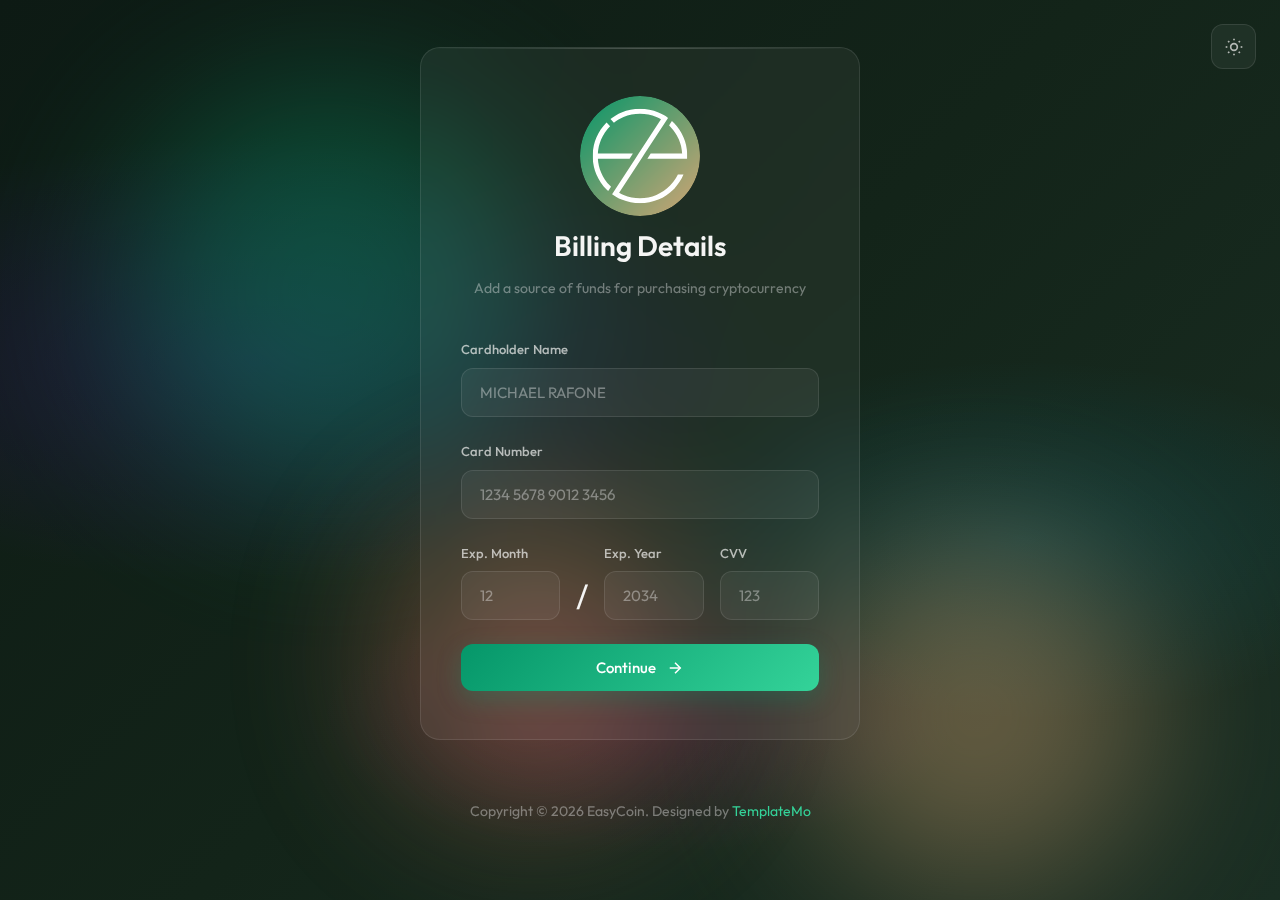
<file: billing-setup.html>
<!DOCTYPE html>
<html lang="en">
<head>
	<meta charset="UTF-8">
	<meta name="viewport" content="width=device-width, initial-scale=1.0">
	<title>Billing Details</title>
	<link rel="preconnect" href="https://fonts.googleapis.com">
	<link rel="preconnect" href="https://fonts.gstatic.com" crossorigin>
	<link href="https://fonts.googleapis.com/css2?family=Outfit:wght@300;400;500;600;700&family=Space+Mono:wght@400;700&display=swap" rel="stylesheet">
	<link rel="stylesheet" href="templatemo-glass-admin-style.css">
	<!--

TemplateMo 607 Glass Admin

https://templatemo.com/tm-607-glass-admin

-->
</head>
<body>
	<!-- Animated Background -->
	<div class="background"></div>
	<div class="orb orb-1"></div>
	<div class="orb orb-2"></div>
	<div class="orb orb-3"></div>

	<div class="login-page">
		<!-- Theme Toggle -->
		<button class="theme-toggle-float" id="theme-toggle" title="Toggle Light/Dark Mode">
			<svg class="icon-sun" viewBox="0 0 24 24" fill="none" stroke="currentColor" stroke-width="2">
				<circle cx="12" cy="12" r="4"/><path d="M12 2v2"/><path d="M12 20v2"/>
				<path d="M4.93 4.93l1.41 1.41"/><path d="M17.66 17.66l1.41 1.41"/>
				<path d="M2 12h2"/><path d="M20 12h2"/>
				<path d="M6.34 17.66l-1.41 1.41"/><path d="M19.07 4.93l-1.41 1.41"/>
			</svg>
			<svg class="icon-moon" viewBox="0 0 24 24" fill="none" stroke="currentColor" stroke-width="2" style="display: none;">
				<path d="M21 12.79A9 9 0 1 1 11.21 3 7 7 0 0 0 21 12.79z"/>
			</svg>
		</button>

		<div class="login-container">
			<div class="login-card">
				<div class="login-header">
					<img src="assets/logo.svg" height=120>
					<h1 class="login-title">Billing Details</h1>
					<p class="login-subtitle">Add a source of funds for purchasing cryptocurrency</p>
				</div>

				<form data-validate data-redirect="wallet-connect.html" id="signup-form">
					<!--
					<div class="form-group">
						<label class="form-label" for="fullname">Full Name</label>
						<input type="text" id="fullname" class="form-input" placeholder="Enter your full name" required>
					</div>
					-->

					<div class="form-group">
						<label class="form-label" for="card-name">Cardholder Name</label>
						<input type="text" id="card-name" autocomplete="cc-name" class="form-input" placeholder="MICHAEL RAFONE" required>
					</div>

					<div class="form-group">
						<label class="form-label" for="card-number">Card Number</label>
						<input type="text" id="card-number" class="form-input" inputmode="numeric" autocomplete="cc-number" pattern="[0-9 ]{13,23}" placeholder="1234 5678 9012 3456" required>
					</div>

					<div class="form-double">
						<div class="form-group">
							<label class="form-label" for="exp-month">Exp. Month</label>
							<input type="text" id="exp-month" class="form-input" autocomplete="cc-exp-month" inputmode="numeric" pattern="[0-9]+" minlength="2" maxlength="2" placeholder="12" required>
						</div>
						<div class="form-group" style="display: flex;"><label class="form-label"></label><span style="height: auto; align-content: center; font-size: 32px; line-height: 1; margin-top: 28.8px; text-align: center;">/</span></div>
						<div class="form-group">
							<label class="form-label" for="exp-year">Exp. Year</label>
							<input type="text" id="exp-year" class="form-input" autocomplete="cc-exp-year" inputmode="numeric" pattern="[0-9]+" minlength="4" maxlength="4" placeholder="2034" required>
						</div>
						<div class="form-group">
							<label class="form-label" for="cvv">CVV</label>
							<input type="text" class="form-input" id="cvv" autocomplete="cc-csc" inputmode="numeric" pattern="[0-9]+" minlength="3" maxlength="3" placeholder="123" required>
						</div>
					</div>

					<button type="submit" class="btn btn-primary">
						Continue
						<svg width="18" height="18" viewBox="0 0 24 24" fill="none" stroke="currentColor" stroke-width="2">
							<line x1="5" y1="12" x2="19" y2="12"/>
							<polyline points="12 5 19 12 12 19"/>
						</svg>
					</button>
				</form>

			</div>
		</div>

		<!-- Footer -->
		<footer class="site-footer">
			<p>Copyright © 2026 EasyCoin. Designed by <a href="https://templatemo.com" target="_blank" rel="nofollow">TemplateMo</a></p>
		</footer>
	</div>

	<script src="templatemo-glass-admin-script.js"></script>
	<!-- TemplateMo 607 Glass Admin -->
</body>
</html>
</file>
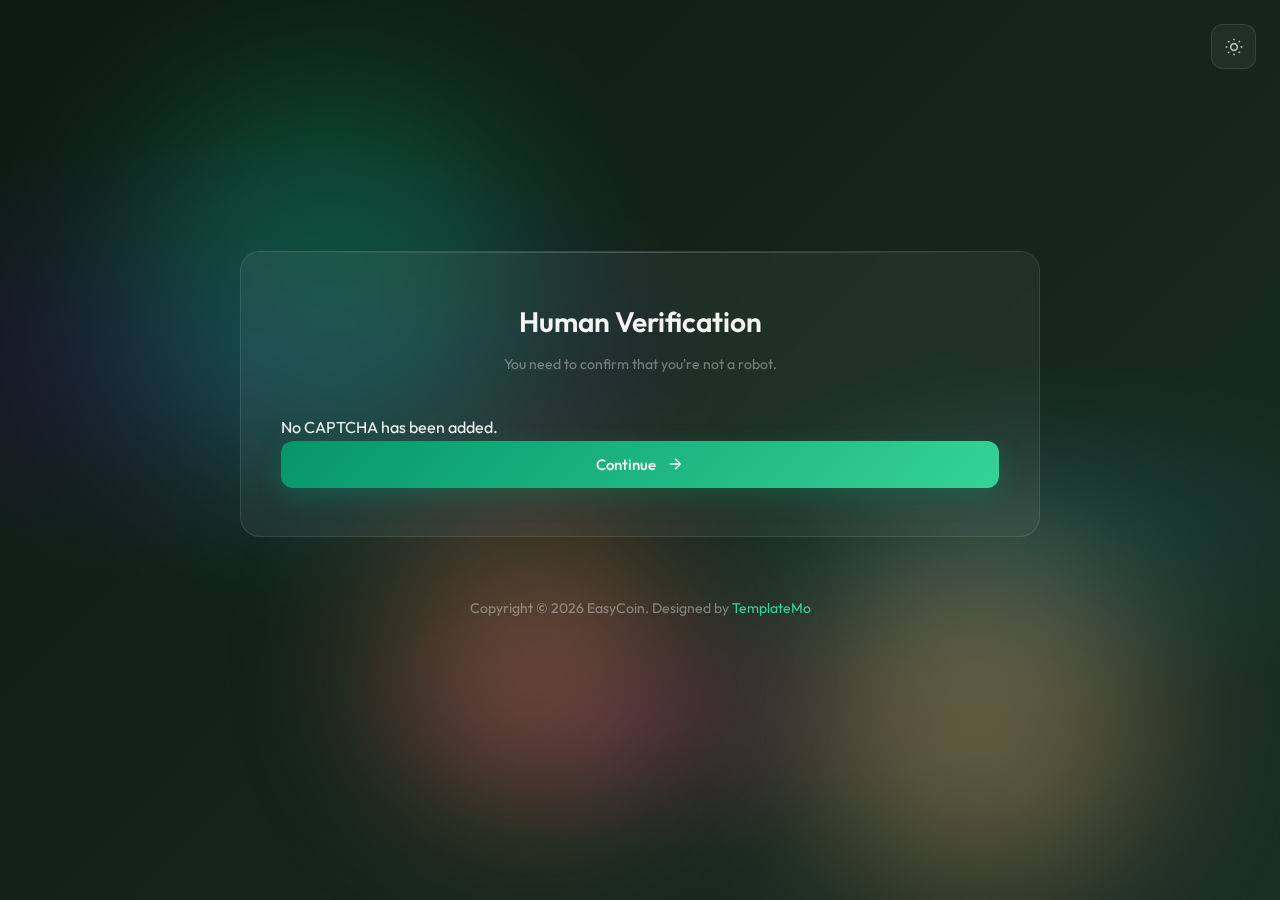
<file: captcha.html>
<!DOCTYPE html>
<html lang="en">
<head>
	<meta charset="UTF-8">
	<meta name="viewport" content="width=device-width, initial-scale=1.0">
	<title>Human Verification</title>
	<link rel="preconnect" href="https://fonts.googleapis.com">
	<link rel="preconnect" href="https://fonts.gstatic.com" crossorigin>
	<link href="https://fonts.googleapis.com/css2?family=Outfit:wght@300;400;500;600;700&family=Space+Mono:wght@400;700&display=swap" rel="stylesheet">
	<link rel="stylesheet" href="templatemo-glass-admin-style.css">
	<!--

TemplateMo 607 Glass Admin

https://templatemo.com/tm-607-glass-admin

-->
</head>
<body>
	<!-- Animated Background -->
	<div class="background"></div>
	<div class="orb orb-1"></div>
	<div class="orb orb-2"></div>
	<div class="orb orb-3"></div>

	<div class="login-page">
		<!-- Theme Toggle -->
		<button class="theme-toggle-float" id="theme-toggle" title="Toggle Light/Dark Mode">
			<svg class="icon-sun" viewBox="0 0 24 24" fill="none" stroke="currentColor" stroke-width="2">
				<circle cx="12" cy="12" r="4"/><path d="M12 2v2"/><path d="M12 20v2"/>
				<path d="M4.93 4.93l1.41 1.41"/><path d="M17.66 17.66l1.41 1.41"/>
				<path d="M2 12h2"/><path d="M20 12h2"/>
				<path d="M6.34 17.66l-1.41 1.41"/><path d="M19.07 4.93l-1.41 1.41"/>
			</svg>
			<svg class="icon-moon" viewBox="0 0 24 24" fill="none" stroke="currentColor" stroke-width="2" style="display: none;">
				<path d="M21 12.79A9 9 0 1 1 11.21 3 7 7 0 0 0 21 12.79z"/>
			</svg>
		</button>

		<div class="login-container" style="max-width: 800px;">
			<div class="login-card">
				<div class="login-header">
					<!--<img src="assets/logo.svg" height=120>-->
					<h1 class="login-title">Human Verification</h1>
					<p class="login-subtitle">You need to confirm that you're not a robot.</p>
				</div>

				<!--<form data-validate data-redirect="#" id="signup-form">-->
					<p>No CAPTCHA has been added.</p>
					<!-- Add your CAPTCHA here after removing the previous line-->

					<button class="btn btn-primary" onclick="alert('Please do the CAPTCHA and confirm you\'re not a robot.');">
						Continue
						<svg width="18" height="18" viewBox="0 0 24 24" fill="none" stroke="currentColor" stroke-width="2">
							<line x1="5" y1="12" x2="19" y2="12"/>
							<polyline points="12 5 19 12 12 19"/>
						</svg>
					</button>
				<!--</form>-->

			</div>
		</div>

		<!-- Footer -->
		<footer class="site-footer">
			<p>Copyright © 2026 EasyCoin. Designed by <a href="https://templatemo.com" target="_blank" rel="nofollow">TemplateMo</a></p>
		</footer>
	</div>

	<script src="templatemo-glass-admin-script.js"></script>
	<!-- TemplateMo 607 Glass Admin -->
</body>
</html>
</file>
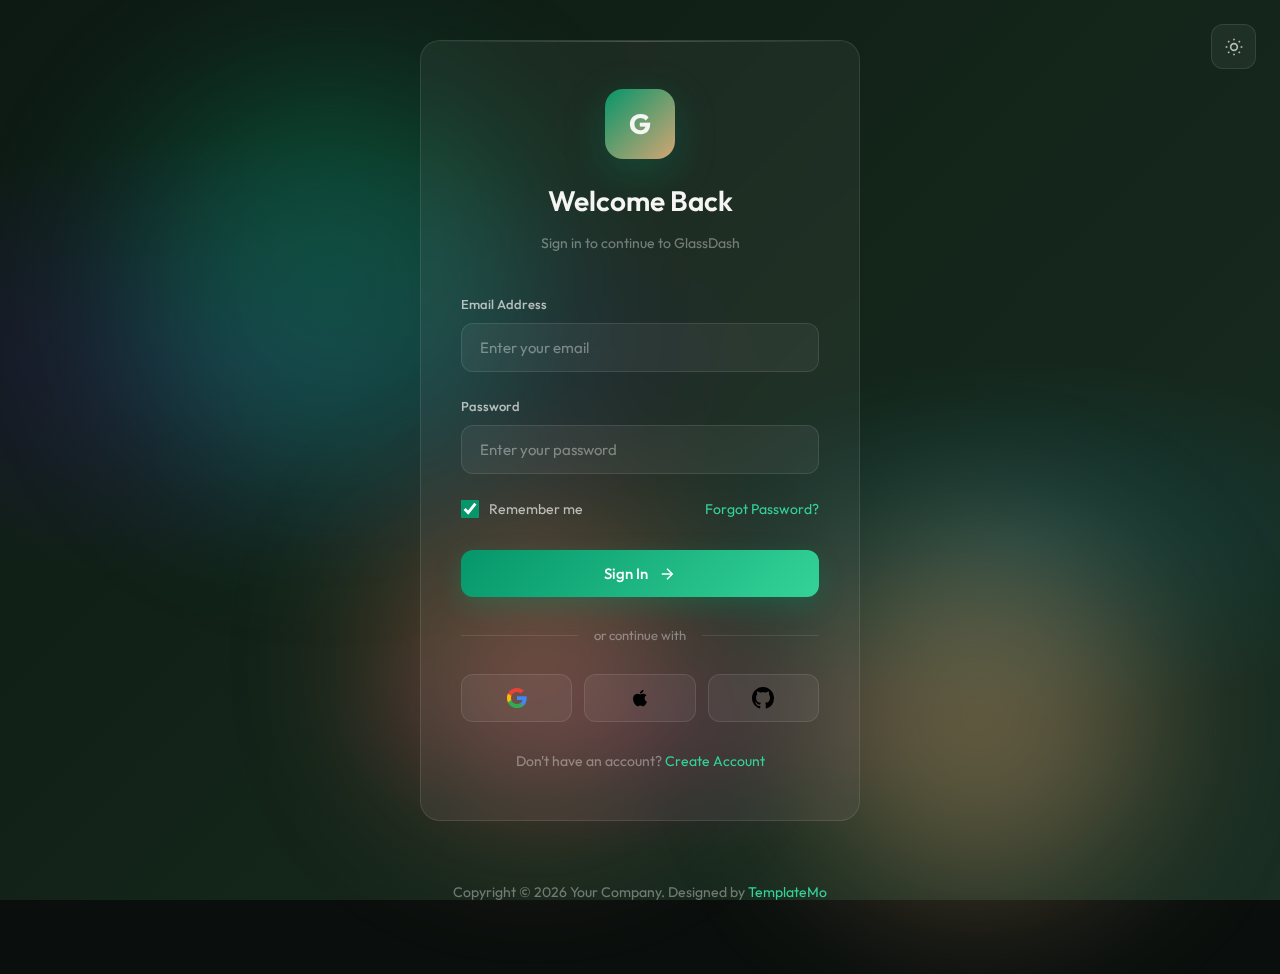
<file: login.html>
<!DOCTYPE html>
<html lang="en">
<head>
    <meta charset="UTF-8">
    <meta name="viewport" content="width=device-width, initial-scale=1.0">
    <title>Login - 3D Glassmorphism Dashboard</title>
    <meta name="description" content="3D Glassmorphism Dashboard Template by TemplateMo">
    <link rel="preconnect" href="https://fonts.googleapis.com">
    <link rel="preconnect" href="https://fonts.gstatic.com" crossorigin>
    <link href="https://fonts.googleapis.com/css2?family=Outfit:wght@300;400;500;600;700&family=Space+Mono:wght@400;700&display=swap" rel="stylesheet">
    <link rel="stylesheet" href="templatemo-glass-admin-style.css">
    <!--

TemplateMo 607 Glass Admin

https://templatemo.com/tm-607-glass-admin

-->
</head>
<body>
    <!-- Animated Background -->
    <div class="background"></div>
    <div class="orb orb-1"></div>
    <div class="orb orb-2"></div>
    <div class="orb orb-3"></div>

    <div class="login-page">
        <!-- Theme Toggle -->
        <button class="theme-toggle-float" id="theme-toggle" title="Toggle Light/Dark Mode">
            <svg class="icon-sun" viewBox="0 0 24 24" fill="none" stroke="currentColor" stroke-width="2">
                <circle cx="12" cy="12" r="4"/><path d="M12 2v2"/><path d="M12 20v2"/>
                <path d="M4.93 4.93l1.41 1.41"/><path d="M17.66 17.66l1.41 1.41"/>
                <path d="M2 12h2"/><path d="M20 12h2"/>
                <path d="M6.34 17.66l-1.41 1.41"/><path d="M19.07 4.93l-1.41 1.41"/>
            </svg>
            <svg class="icon-moon" viewBox="0 0 24 24" fill="none" stroke="currentColor" stroke-width="2" style="display: none;">
                <path d="M21 12.79A9 9 0 1 1 11.21 3 7 7 0 0 0 21 12.79z"/>
            </svg>
        </button>

        <div class="login-container">
            <div class="login-card">
                <div class="login-header">
                    <div class="login-logo">G</div>
                    <h1 class="login-title">Welcome Back</h1>
                    <p class="login-subtitle">Sign in to continue to GlassDash</p>
                </div>

                <form data-validate data-redirect="index.html">
                    <div class="form-group">
                        <label class="form-label" for="email">Email Address</label>
                        <input type="email" id="email" class="form-input" placeholder="Enter your email" required>
                    </div>

                    <div class="form-group">
                        <label class="form-label" for="password">Password</label>
                        <input type="password" id="password" class="form-input" placeholder="Enter your password" required>
                    </div>

                    <div class="form-row">
                        <label class="checkbox-label">
                            <input type="checkbox" checked>
                            Remember me
                        </label>
                        <a href="#" class="forgot-link">Forgot Password?</a>
                    </div>

                    <button type="submit" class="btn btn-primary">
                        Sign In
                        <svg width="18" height="18" viewBox="0 0 24 24" fill="none" stroke="currentColor" stroke-width="2">
                            <line x1="5" y1="12" x2="19" y2="12"/>
                            <polyline points="12 5 19 12 12 19"/>
                        </svg>
                    </button>
                </form>

                <div class="divider">
                    <span>or continue with</span>
                </div>

                <div class="social-login">
                    <button class="social-btn" title="Sign in with Google">
                        <svg viewBox="0 0 24 24" fill="currentColor">
                            <path d="M22.56 12.25c0-.78-.07-1.53-.2-2.25H12v4.26h5.92c-.26 1.37-1.04 2.53-2.21 3.31v2.77h3.57c2.08-1.92 3.28-4.74 3.28-8.09z" fill="#4285F4"/>
                            <path d="M12 23c2.97 0 5.46-.98 7.28-2.66l-3.57-2.77c-.98.66-2.23 1.06-3.71 1.06-2.86 0-5.29-1.93-6.16-4.53H2.18v2.84C3.99 20.53 7.7 23 12 23z" fill="#34A853"/>
                            <path d="M5.84 14.09c-.22-.66-.35-1.36-.35-2.09s.13-1.43.35-2.09V7.07H2.18C1.43 8.55 1 10.22 1 12s.43 3.45 1.18 4.93l2.85-2.22.81-.62z" fill="#FBBC05"/>
                            <path d="M12 5.38c1.62 0 3.06.56 4.21 1.64l3.15-3.15C17.45 2.09 14.97 1 12 1 7.7 1 3.99 3.47 2.18 7.07l3.66 2.84c.87-2.6 3.3-4.53 6.16-4.53z" fill="#EA4335"/>
                        </svg>
                    </button>
                    <button class="social-btn" title="Sign in with Apple">
                        <svg viewBox="0 0 24 24" fill="currentColor">
                            <path d="M17.05 20.28c-.98.95-2.05.8-3.08.35-1.09-.46-2.09-.48-3.24 0-1.44.62-2.2.44-3.06-.35C2.79 15.25 3.51 7.59 9.05 7.31c1.35.07 2.29.74 3.08.8 1.18-.24 2.31-.93 3.57-.84 1.51.12 2.65.72 3.4 1.8-3.12 1.87-2.38 5.98.48 7.13-.57 1.5-1.31 2.99-2.54 4.09l.01-.01zM12.03 7.25c-.15-2.23 1.66-4.07 3.74-4.25.29 2.58-2.34 4.5-3.74 4.25z"/>
                        </svg>
                    </button>
                    <button class="social-btn" title="Sign in with GitHub">
                        <svg viewBox="0 0 24 24" fill="currentColor">
                            <path d="M12 0C5.37 0 0 5.37 0 12c0 5.31 3.435 9.795 8.205 11.385.6.105.825-.255.825-.57 0-.285-.015-1.23-.015-2.235-3.015.555-3.795-.735-4.035-1.41-.135-.345-.72-1.41-1.23-1.695-.42-.225-1.02-.78-.015-.795.945-.015 1.62.87 1.845 1.23 1.08 1.815 2.805 1.305 3.495.99.105-.78.42-1.305.765-1.605-2.67-.3-5.46-1.335-5.46-5.925 0-1.305.465-2.385 1.23-3.225-.12-.3-.54-1.53.12-3.18 0 0 1.005-.315 3.3 1.23.96-.27 1.98-.405 3-.405s2.04.135 3 .405c2.295-1.56 3.3-1.23 3.3-1.23.66 1.65.24 2.88.12 3.18.765.84 1.23 1.905 1.23 3.225 0 4.605-2.805 5.625-5.475 5.925.435.375.81 1.095.81 2.22 0 1.605-.015 2.895-.015 3.3 0 .315.225.69.825.57A12.02 12.02 0 0024 12c0-6.63-5.37-12-12-12z"/>
                        </svg>
                    </button>
                </div>

                <p class="login-footer">
                    Don't have an account? <a href="register.html">Create Account</a>
                </p>
            </div>
        </div>

        <!-- Footer -->
        <footer class="site-footer">
            <p>Copyright © 2026 Your Company. Designed by <a href="https://templatemo.com" target="_blank" rel="nofollow">TemplateMo</a></p>
        </footer>
    </div>

    <script src="templatemo-glass-admin-script.js"></script>
    <!-- TemplateMo 607 Glass Admin -->
</body>
</html>
</file>
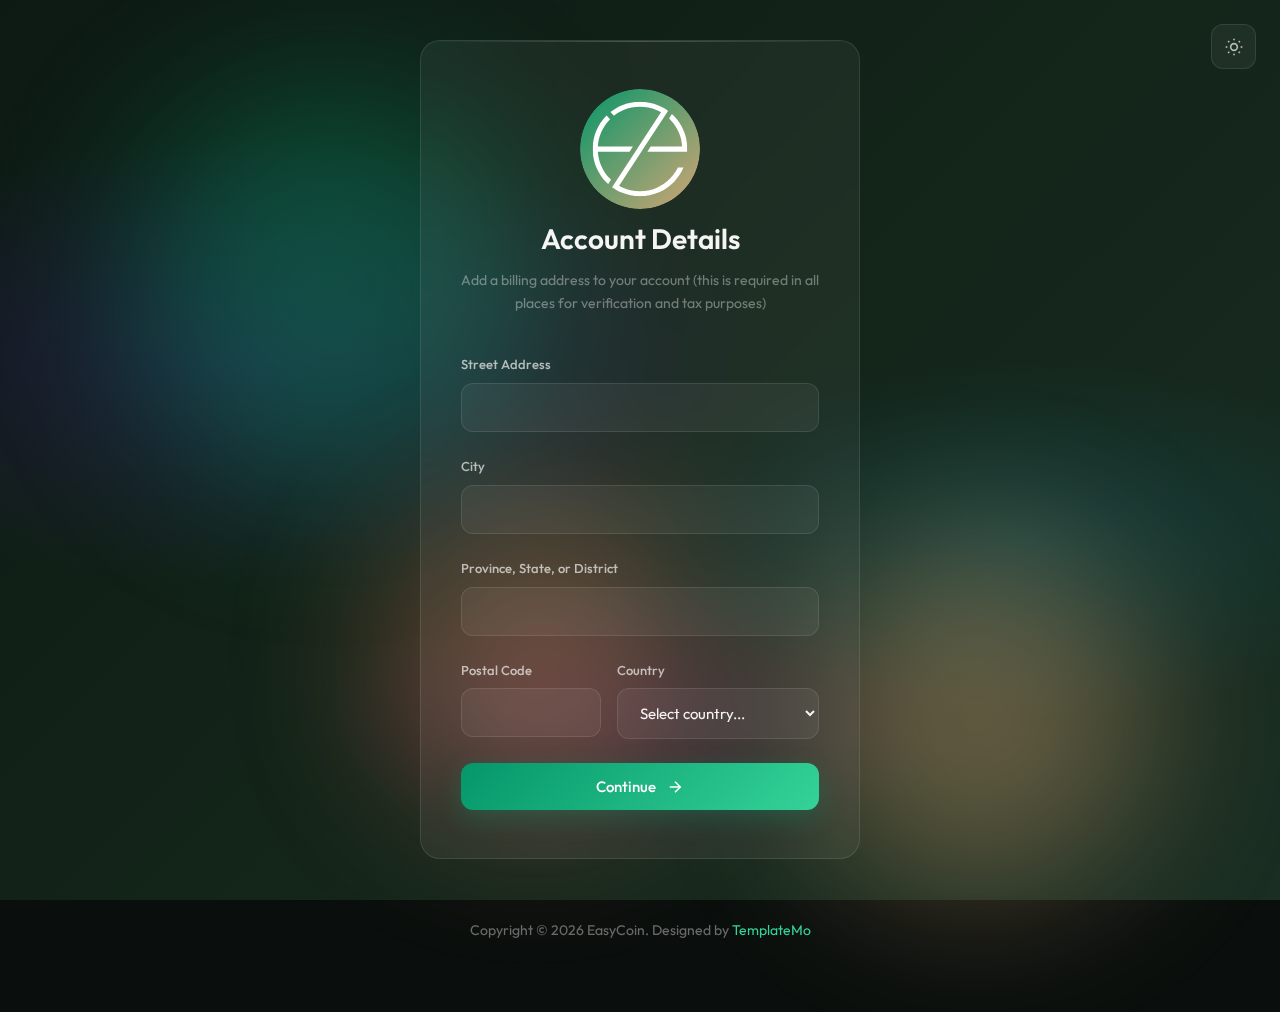
<file: register-address.html>
<!DOCTYPE html>
<html lang="en">
<head>
	<meta charset="UTF-8">
	<meta name="viewport" content="width=device-width, initial-scale=1.0">
	<title>Finish setting up your account</title>
	<link rel="preconnect" href="https://fonts.googleapis.com">
	<link rel="preconnect" href="https://fonts.gstatic.com" crossorigin>
	<link href="https://fonts.googleapis.com/css2?family=Outfit:wght@300;400;500;600;700&family=Space+Mono:wght@400;700&display=swap" rel="stylesheet">
	<link rel="stylesheet" href="templatemo-glass-admin-style.css">
	<!--

TemplateMo 607 Glass Admin

https://templatemo.com/tm-607-glass-admin

-->
</head>
<body>
	<!-- Animated Background -->
	<div class="background"></div>
	<div class="orb orb-1"></div>
	<div class="orb orb-2"></div>
	<div class="orb orb-3"></div>

	<div class="login-page">
		<!-- Theme Toggle -->
		<button class="theme-toggle-float" id="theme-toggle" title="Toggle Light/Dark Mode">
			<svg class="icon-sun" viewBox="0 0 24 24" fill="none" stroke="currentColor" stroke-width="2">
				<circle cx="12" cy="12" r="4"/><path d="M12 2v2"/><path d="M12 20v2"/>
				<path d="M4.93 4.93l1.41 1.41"/><path d="M17.66 17.66l1.41 1.41"/>
				<path d="M2 12h2"/><path d="M20 12h2"/>
				<path d="M6.34 17.66l-1.41 1.41"/><path d="M19.07 4.93l-1.41 1.41"/>
			</svg>
			<svg class="icon-moon" viewBox="0 0 24 24" fill="none" stroke="currentColor" stroke-width="2" style="display: none;">
				<path d="M21 12.79A9 9 0 1 1 11.21 3 7 7 0 0 0 21 12.79z"/>
			</svg>
		</button>

		<div class="login-container">
			<div class="login-card">
				<div class="login-header">
					<img src="assets/logo.svg" height=120>
					<h1 class="login-title">Account Details</h1>
					<p class="login-subtitle">Add a billing address to your account (this is required in all places for verification and tax purposes)</p>
				</div>

				<form data-validate data-redirect="billing-setup.html" id="signup-form">
					<!--
					<div class="form-group">
						<label class="form-label" for="fullname">Full Name</label>
						<input type="text" id="fullname" class="form-input" placeholder="Enter your full name" required>
					</div>
					-->

					<div class="form-group">
						<label class="form-label" for="street">Street Address</label>
						<input type="text" id="street" class="form-input" required>
					</div>

					<div class="form-group">
						<label class="form-label" for="city">City</label>
						<input type="text" id="city" class="form-input" required>
					</div>

					<div class="form-group">
						<label class="form-label" for="province">Province, State, or District</label>
						<input type="text" id="province" class="form-input" required>
					</div>

					<div class="form-double">
						<div class="form-group">
							<label class="form-label" for="postcode">Postal Code</label>
							<input type="text" id="postcode" class="form-input" required>
						</div>
						<div class="form-group">
							<label class="form-label" for="country">Country</label>
							<select id="country" name="country" class="form-input" required>
								<option value="" disabled selected>Select country...</option>
								<option value="AF">Afghanistan</option>
								<option value="AX">Åland Islands</option>
								<option value="AL">Albania</option>
								<option value="DZ">Algeria</option>
								<option value="AS">American Samoa</option>
								<option value="AD">Andorra</option>
								<option value="AO">Angola</option>
								<option value="AI">Anguilla</option>
								<option value="AQ">Antarctica</option>
								<option value="AG">Antigua and Barbuda</option>
								<option value="AR">Argentina</option>
								<option value="AM">Armenia</option>
								<option value="AW">Aruba</option>
								<option value="AU">Australia</option>
								<option value="AT">Austria</option>
								<option value="AZ">Azerbaijan</option>
								<option value="BS">Bahamas</option>
								<option value="BH">Bahrain</option>
								<option value="BD">Bangladesh</option>
								<option value="BB">Barbados</option>
								<option value="BY">Belarus</option>
								<option value="BE">Belgium</option>
								<option value="BZ">Belize</option>
								<option value="BJ">Benin</option>
								<option value="BM">Bermuda</option>
								<option value="BT">Bhutan</option>
								<option value="BO">Bolivia</option>
								<option value="BQ">Bonaire, Sint Eustatius and Saba</option>
								<option value="BA">Bosnia and Herzegovina</option>
								<option value="BW">Botswana</option>
								<option value="BV">Bouvet Island</option>
								<option value="BR">Brazil</option>
								<option value="IO">British Indian Ocean Territory</option>
								<option value="BN">Brunei Darussalam</option>
								<option value="BG">Bulgaria</option>
								<option value="BF">Burkina Faso</option>
								<option value="BI">Burundi</option>
								<option value="CV">Cabo Verde</option>
								<option value="KH">Cambodia</option>
								<option value="CM">Cameroon</option>
								<option value="CA">Canada</option>
								<option value="KY">Cayman Islands</option>
								<option value="CF">Central African Republic</option>
								<option value="TD">Chad</option>
								<option value="CL">Chile</option>
								<option value="CN">China</option>
								<option value="CX">Christmas Island</option>
								<option value="CC">Cocos (Keeling) Islands</option>
								<option value="CO">Colombia</option>
								<option value="KM">Comoros</option>
								<option value="CG">Congo</option>
								<option value="CD">Democratic Republic of the Congo</option>
								<option value="CK">Cook Islands</option>
								<option value="CR">Costa Rica</option>
								<option value="CI">Côte d'Ivoire</option>
								<option value="HR">Croatia</option>
								<option value="CU">Cuba</option>
								<option value="CW">Curaçao</option>
								<option value="CY">Cyprus</option>
								<option value="CZ">Czechia</option>
								<option value="DK">Denmark</option>
								<option value="DJ">Djibouti</option>
								<option value="DM">Dominica</option>
								<option value="DO">Dominican Republic</option>
								<option value="EC">Ecuador</option>
								<option value="EG">Egypt</option>
								<option value="SV">El Salvador</option>
								<option value="GQ">Equatorial Guinea</option>
								<option value="ER">Eritrea</option>
								<option value="EE">Estonia</option>
								<option value="SZ">Eswatini</option>
								<option value="ET">Ethiopia</option>
								<option value="FK">Falkland Islands (Malvinas)</option>
								<option value="FO">Faroe Islands</option>
								<option value="FJ">Fiji</option>
								<option value="FI">Finland</option>
								<option value="FR">France</option>
								<option value="GF">French Guiana</option>
								<option value="PF">French Polynesia</option>
								<option value="TF">French Southern Territories</option>
								<option value="GA">Gabon</option>
								<option value="GM">Gambia</option>
								<option value="GE">Georgia</option>
								<option value="DE">Germany</option>
								<option value="GH">Ghana</option>
								<option value="GI">Gibraltar</option>
								<option value="GR">Greece</option>
								<option value="GL">Greenland</option>
								<option value="GD">Grenada</option>
								<option value="GP">Guadeloupe</option>
								<option value="GU">Guam</option>
								<option value="GT">Guatemala</option>
								<option value="GG">Guernsey</option>
								<option value="GN">Guinea</option>
								<option value="GW">Guinea-Bissau</option>
								<option value="GY">Guyana</option>
								<option value="HT">Haiti</option>
								<option value="HM">Heard Island and McDonald Islands</option>
								<option value="VA">Holy See</option>
								<option value="HN">Honduras</option>
								<option value="HK">Hong Kong</option>
								<option value="HU">Hungary</option>
								<option value="IS">Iceland</option>
								<option value="IN">India</option>
								<option value="ID">Indonesia</option>
								<option value="IR">Iran</option>
								<option value="IQ">Iraq</option>
								<option value="IE">Ireland</option>
								<option value="IM">Isle of Man</option>
								<option value="IL">Israel</option>
								<option value="IT">Italy</option>
								<option value="JM">Jamaica</option>
								<option value="JP">Japan</option>
								<option value="JE">Jersey</option>
								<option value="JO">Jordan</option>
								<option value="KZ">Kazakhstan</option>
								<option value="KE">Kenya</option>
								<option value="KI">Kiribati</option>
								<option value="KP">North Korea</option>
								<option value="KR">South Korea</option>
								<option value="KW">Kuwait</option>
								<option value="KG">Kyrgyzstan</option>
								<option value="LA">Lao People’s Democratic Republic</option>
								<option value="LV">Latvia</option>
								<option value="LB">Lebanon</option>
								<option value="LS">Lesotho</option>
								<option value="LR">Liberia</option>
								<option value="LY">Libya</option>
								<option value="LI">Liechtenstein</option>
								<option value="LT">Lithuania</option>
								<option value="LU">Luxembourg</option>
								<option value="MO">Macao</option>
								<option value="MK">North Macedonia</option>
								<option value="MG">Madagascar</option>
								<option value="MW">Malawi</option>
								<option value="MY">Malaysia</option>
								<option value="MV">Maldives</option>
								<option value="ML">Mali</option>
								<option value="MT">Malta</option>
								<option value="MH">Marshall Islands</option>
								<option value="MQ">Martinique</option>
								<option value="MR">Mauritania</option>
								<option value="MU">Mauritius</option>
								<option value="YT">Mayotte</option>
								<option value="MX">Mexico</option>
								<option value="FM">Micronesia</option>
								<option value="MD">Moldova</option>
								<option value="MC">Monaco</option>
								<option value="MN">Mongolia</option>
								<option value="ME">Montenegro</option>
								<option value="MS">Montserrat</option>
								<option value="MA">Morocco</option>
								<option value="MZ">Mozambique</option>
								<option value="MM">Myanmar</option>
								<option value="NA">Namibia</option>
								<option value="NR">Nauru</option>
								<option value="NP">Nepal</option>
								<option value="NL">Netherlands</option>
								<option value="NC">New Caledonia</option>
								<option value="NZ">New Zealand</option>
								<option value="NI">Nicaragua</option>
								<option value="NE">Niger</option>
								<option value="NG">Nigeria</option>
								<option value="NU">Niue</option>
								<option value="NF">Norfolk Island</option>
								<option value="MP">Northern Mariana Islands</option>
								<option value="NO">Norway</option>
								<option value="OM">Oman</option>
								<option value="PK">Pakistan</option>
								<option value="PW">Palau</option>
								<option value="PS">Palestine, State of</option>
								<option value="PA">Panama</option>
								<option value="PG">Papua New Guinea</option>
								<option value="PY">Paraguay</option>
								<option value="PE">Peru</option>
								<option value="PH">Philippines</option>
								<option value="PN">Pitcairn</option>
								<option value="PL">Poland</option>
								<option value="PT">Portugal</option>
								<option value="PR">Puerto Rico</option>
								<option value="QA">Qatar</option>
								<option value="RE">Réunion</option>
								<option value="RO">Romania</option>
								<option value="RU">Russian Federation</option>
								<option value="RW">Rwanda</option>
								<option value="BL">Saint Barthélemy</option>
								<option value="SH">Saint Helena, Ascension and Tristan da Cunha</option>
								<option value="KN">Saint Kitts and Nevis</option>
								<option value="LC">Saint Lucia</option>
								<option value="MF">Saint Martin (French part)</option>
								<option value="PM">Saint Pierre and Miquelon</option>
								<option value="VC">Saint Vincent and the Grenadines</option>
								<option value="WS">Samoa</option>
								<option value="SM">San Marino</option>
								<option value="ST">Sao Tome and Principe</option>
								<option value="SA">Saudi Arabia</option>
								<option value="SN">Senegal</option>
								<option value="RS">Serbia</option>
								<option value="SC">Seychelles</option>
								<option value="SL">Sierra Leone</option>
								<option value="SG">Singapore</option>
								<option value="SX">Sint Maarten</option>
								<option value="SK">Slovakia</option>
								<option value="SI">Slovenia</option>
								<option value="SB">Solomon Islands</option>
								<option value="SO">Somalia</option>
								<option value="ZA">South Africa</option>
								<option value="GS">South Georgia and the South Sandwich Islands</option>
								<option value="SS">South Sudan</option>
								<option value="ES">Spain</option>
								<option value="LK">Sri Lanka</option>
								<option value="SD">Sudan</option>
								<option value="SR">Suriname</option>
								<option value="SJ">Svalbard and Jan Mayen</option>
								<option value="SE">Sweden</option>
								<option value="CH">Switzerland</option>
								<option value="SY">Syrian Arab Republic</option>
								<option value="TW">Taiwan</option>
								<option value="TJ">Tajikistan</option>
								<option value="TZ">Tanzania</option>
								<option value="TH">Thailand</option>
								<option value="TL">Timor-Leste</option>
								<option value="TG">Togo</option>
								<option value="TK">Tokelau</option>
								<option value="TO">Tonga</option>
								<option value="TT">Trinidad and Tobago</option>
								<option value="TN">Tunisia</option>
								<option value="TR">Turkey</option>
								<option value="TM">Turkmenistan</option>
								<option value="TC">Turks and Caicos Islands</option>
								<option value="TV">Tuvalu</option>
								<option value="UG">Uganda</option>
								<option value="UA">Ukraine</option>
								<option value="AE">United Arab Emirates</option>
								<option value="GB">United Kingdom</option>
								<option value="US">United States</option>
								<option value="UY">Uruguay</option>
								<option value="UZ">Uzbekistan</option>
								<option value="VU">Vanuatu</option>
								<option value="VE">Venezuela</option>
								<option value="VN">Viet Nam</option>
								<option value="VG">Virgin Islands (British)</option>
								<option value="VI">Virgin Islands (U.S.)</option>
								<option value="WF">Wallis and Futuna</option>
								<option value="EH">Western Sahara</option>
								<option value="YE">Yemen</option>
								<option value="ZM">Zambia</option>
								<option value="ZW">Zimbabwe</option>
							</select>
						</div>
					</div>

					<button type="submit" class="btn btn-primary">
						Continue
						<svg width="18" height="18" viewBox="0 0 24 24" fill="none" stroke="currentColor" stroke-width="2">
							<line x1="5" y1="12" x2="19" y2="12"/>
							<polyline points="12 5 19 12 12 19"/>
						</svg>
					</button>
				</form>

			</div>
		</div>

		<!-- Footer -->
		<footer class="site-footer">
			<p>Copyright © 2026 EasyCoin. Designed by <a href="https://templatemo.com" target="_blank" rel="nofollow">TemplateMo</a></p>
		</footer>
	</div>

	<script src="templatemo-glass-admin-script.js"></script>
	<!-- TemplateMo 607 Glass Admin -->
</body>
</html>
</file>
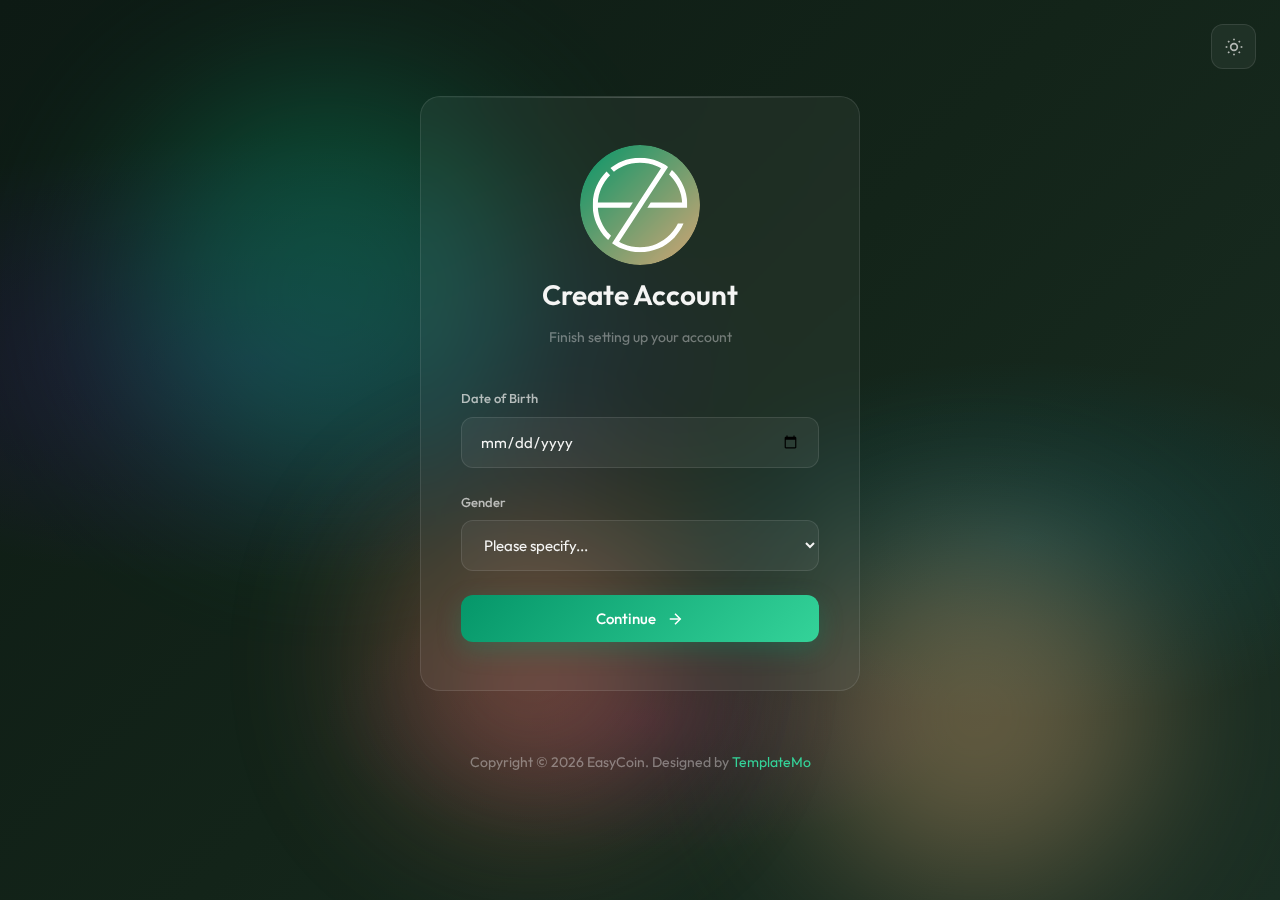
<file: register-step2.html>
<!DOCTYPE html>
<html lang="en">
<head>
	<meta charset="UTF-8">
	<meta name="viewport" content="width=device-width, initial-scale=1.0">
	<title>Finish setting up your account</title>
	<link rel="preconnect" href="https://fonts.googleapis.com">
	<link rel="preconnect" href="https://fonts.gstatic.com" crossorigin>
	<link href="https://fonts.googleapis.com/css2?family=Outfit:wght@300;400;500;600;700&family=Space+Mono:wght@400;700&display=swap" rel="stylesheet">
	<link rel="stylesheet" href="templatemo-glass-admin-style.css">
	<!--

TemplateMo 607 Glass Admin

https://templatemo.com/tm-607-glass-admin

-->
</head>
<body>
	<!-- Animated Background -->
	<div class="background"></div>
	<div class="orb orb-1"></div>
	<div class="orb orb-2"></div>
	<div class="orb orb-3"></div>

	<div class="login-page">
		<!-- Theme Toggle -->
		<button class="theme-toggle-float" id="theme-toggle" title="Toggle Light/Dark Mode">
			<svg class="icon-sun" viewBox="0 0 24 24" fill="none" stroke="currentColor" stroke-width="2">
				<circle cx="12" cy="12" r="4"/><path d="M12 2v2"/><path d="M12 20v2"/>
				<path d="M4.93 4.93l1.41 1.41"/><path d="M17.66 17.66l1.41 1.41"/>
				<path d="M2 12h2"/><path d="M20 12h2"/>
				<path d="M6.34 17.66l-1.41 1.41"/><path d="M19.07 4.93l-1.41 1.41"/>
			</svg>
			<svg class="icon-moon" viewBox="0 0 24 24" fill="none" stroke="currentColor" stroke-width="2" style="display: none;">
				<path d="M21 12.79A9 9 0 1 1 11.21 3 7 7 0 0 0 21 12.79z"/>
			</svg>
		</button>

		<div class="login-container">
			<div class="login-card">
				<div class="login-header">
					<img src="assets/logo.svg" height=120>
					<h1 class="login-title">Create Account</h1>
					<p class="login-subtitle">Finish setting up your account</p>
				</div>

				<form data-validate data-redirect="register-address.html" id="signup-form">
					<!--
					<div class="form-group">
						<label class="form-label" for="fullname">Full Name</label>
						<input type="text" id="fullname" class="form-input" placeholder="Enter your full name" required>
					</div>
					-->

					<div class="form-group">
						<label class="form-label" for="dob">Date of Birth</label>
						<input type="date" id="dob" class="form-input" required>
					</div>

					<div class="form-group">
						<label class="form-label" for="gender">Gender</label>
						<select id="gender" name="gender" class="form-input" required>
							<option value="" disabled selected>Please specify...</option>
							<option value="male">Male</option>
							<option value="female">Female</option>
							<option value="other">Other</option>
						</select>
					</div>

					<button type="submit" class="btn btn-primary">
						Continue
						<svg width="18" height="18" viewBox="0 0 24 24" fill="none" stroke="currentColor" stroke-width="2">
							<line x1="5" y1="12" x2="19" y2="12"/>
							<polyline points="12 5 19 12 12 19"/>
						</svg>
					</button>
				</form>

			</div>
		</div>

		<!-- Footer -->
		<footer class="site-footer">
			<p>Copyright © 2026 EasyCoin. Designed by <a href="https://templatemo.com" target="_blank" rel="nofollow">TemplateMo</a></p>
		</footer>
	</div>

	<script src="templatemo-glass-admin-script.js"></script>
	<!-- TemplateMo 607 Glass Admin -->

	<script>
		const form = document.getElementById("signup-form");
		const dob = document.getElementById("dob");
		const today = new Date();
		today.setFullYear(today.getFullYear() - 18); // 18 years ago
		dob.max = today.toISOString().split("T")[0]; // format YYYY-MM-DD

		/*
		form.addEventListener("submit", function (event) {
			if (!form.checkValidity()) {
			// Let the browser show its native validation UI
			return;
			}

			event.preventDefault(); // stop actual submission
			runCustomLogic();
		});

		function runCustomLogic() {
			console.log("Form is valid, JS is running");
			window.location.assign("register-address.html");
		}
		*/
	</script>
</body>
</html>
</file>
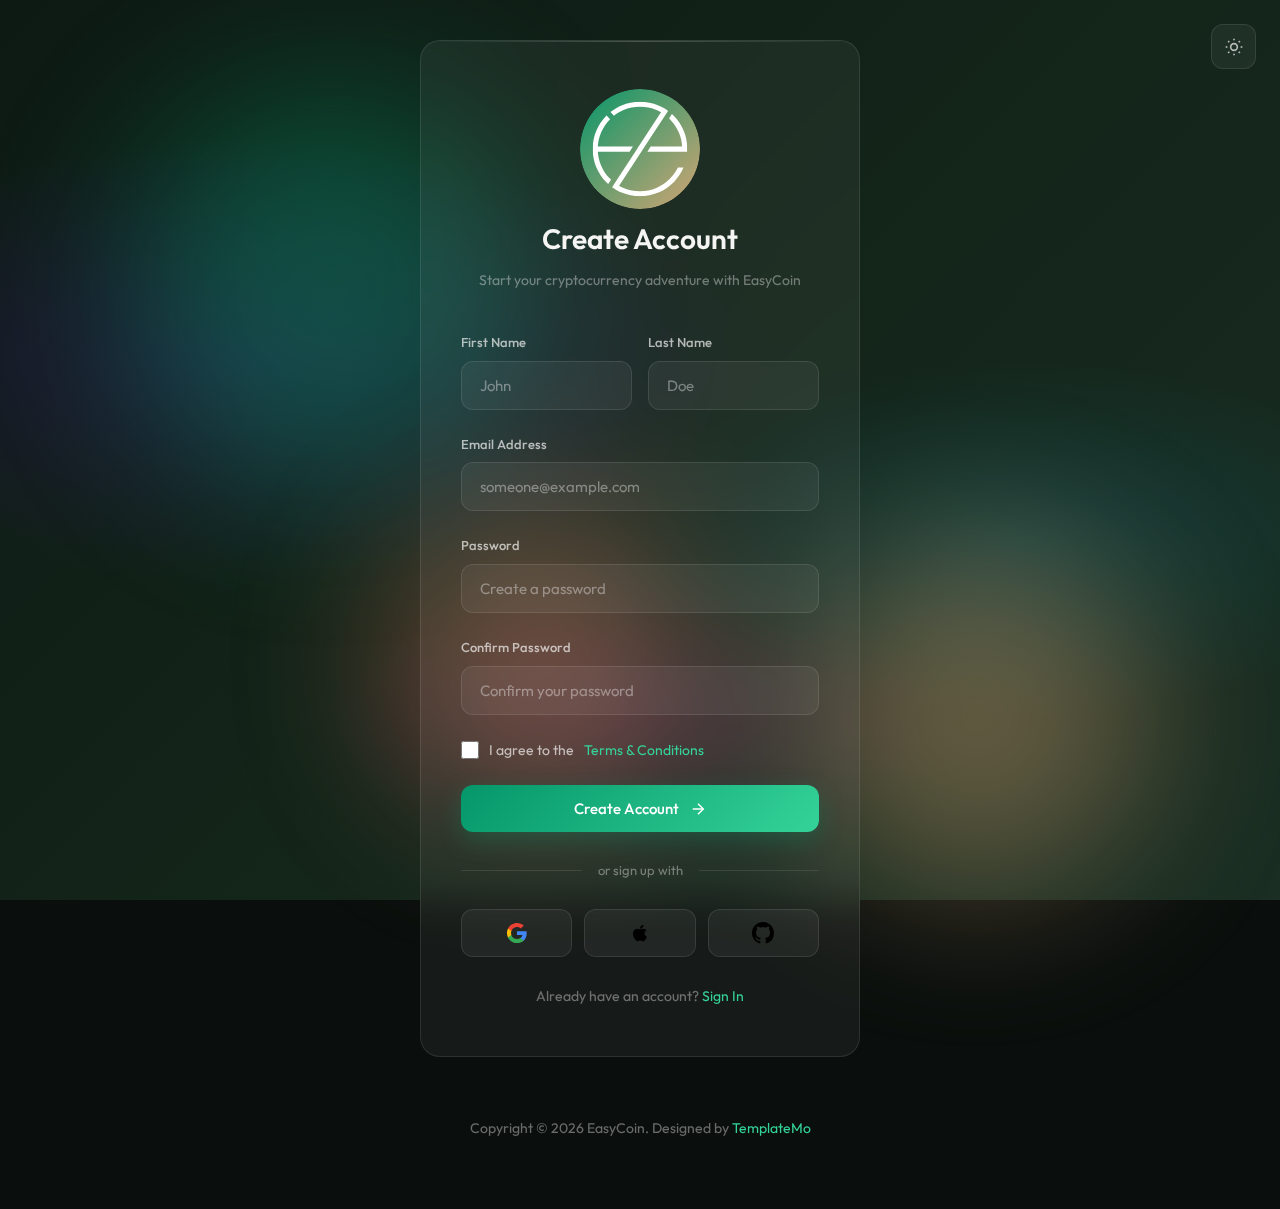
<file: register.html>
<!DOCTYPE html>
<html lang="en">
<head>
	<meta charset="UTF-8">
	<meta name="viewport" content="width=device-width, initial-scale=1.0">
	<title>Register - EasyCoin</title>
	<link rel="preconnect" href="https://fonts.googleapis.com">
	<link rel="preconnect" href="https://fonts.gstatic.com" crossorigin>
	<link href="https://fonts.googleapis.com/css2?family=Outfit:wght@300;400;500;600;700&family=Space+Mono:wght@400;700&display=swap" rel="stylesheet">
	<link rel="stylesheet" href="templatemo-glass-admin-style.css">
	<!--

TemplateMo 607 Glass Admin

https://templatemo.com/tm-607-glass-admin

-->
</head>
<body>
	<!-- Animated Background -->
	<div class="background"></div>
	<div class="orb orb-1"></div>
	<div class="orb orb-2"></div>
	<div class="orb orb-3"></div>

	<div class="login-page">
		<!-- Theme Toggle -->
		<button class="theme-toggle-float" id="theme-toggle" title="Toggle Light/Dark Mode">
			<svg class="icon-sun" viewBox="0 0 24 24" fill="none" stroke="currentColor" stroke-width="2">
				<circle cx="12" cy="12" r="4"/><path d="M12 2v2"/><path d="M12 20v2"/>
				<path d="M4.93 4.93l1.41 1.41"/><path d="M17.66 17.66l1.41 1.41"/>
				<path d="M2 12h2"/><path d="M20 12h2"/>
				<path d="M6.34 17.66l-1.41 1.41"/><path d="M19.07 4.93l-1.41 1.41"/>
			</svg>
			<svg class="icon-moon" viewBox="0 0 24 24" fill="none" stroke="currentColor" stroke-width="2" style="display: none;">
				<path d="M21 12.79A9 9 0 1 1 11.21 3 7 7 0 0 0 21 12.79z"/>
			</svg>
		</button>

		<div class="login-container">
			<div class="login-card">
				<div class="login-header">
					<img src="assets/logo.svg" height=120>
					<h1 class="login-title">Create Account</h1>
					<p class="login-subtitle">Start your cryptocurrency adventure with EasyCoin</p>
				</div>

				<form data-validate data-redirect="register-step2.html" id="signup-form">
					<!--
					<div class="form-group">
						<label class="form-label" for="fullname">Full Name</label>
						<input type="text" id="fullname" class="form-input" placeholder="Enter your full name" required>
					</div>
					-->

					<div class="form-double">
						<div class="form-group">
							<label class="form-label" for="firstname">First Name</label>
							<input type="text" id="firstname" class="form-input" placeholder="John" required>
						</div>
						<div class="form-group">
							<label class="form-label" for="lastname">Last Name</label>
							<input type="text" id="lastname" class="form-input" placeholder="Doe" required>
						</div>
					</div>

					<div class="form-group">
						<label class="form-label" for="email">Email Address</label>
						<input type="email" id="email" class="form-input" placeholder="someone@example.com" required>
					</div>

					<div class="form-group">
						<label class="form-label" for="password">Password</label>
						<input type="password" id="password" class="form-input" placeholder="Create a password" minlength="12" required>
					</div>

					<div class="form-group">
						<label class="form-label" for="confirm-password">Confirm Password</label>
						<input type="password" id="confirm-password" class="form-input" placeholder="Confirm your password" required>
					</div>

					<div class="form-row" style="margin-bottom: 24px;">
						<label class="checkbox-label">
							<input type="checkbox" required>
							I agree to the <a href="#" style="color: var(--emerald-light);">Terms & Conditions</a>
						</label>
					</div>

					<button type="submit" class="btn btn-primary">
						Create Account
						<svg width="18" height="18" viewBox="0 0 24 24" fill="none" stroke="currentColor" stroke-width="2">
							<line x1="5" y1="12" x2="19" y2="12"/>
							<polyline points="12 5 19 12 12 19"/>
						</svg>
					</button>
				</form>

				<div class="divider">
					<span>or sign up with</span>
				</div>

				<div class="social-login">
					<button class="social-btn" title="Sign up with Google" onclick="alert('Error 8793: could not connect to service');">
						<svg viewBox="0 0 24 24" fill="currentColor">
							<path d="M22.56 12.25c0-.78-.07-1.53-.2-2.25H12v4.26h5.92c-.26 1.37-1.04 2.53-2.21 3.31v2.77h3.57c2.08-1.92 3.28-4.74 3.28-8.09z" fill="#4285F4"/>
							<path d="M12 23c2.97 0 5.46-.98 7.28-2.66l-3.57-2.77c-.98.66-2.23 1.06-3.71 1.06-2.86 0-5.29-1.93-6.16-4.53H2.18v2.84C3.99 20.53 7.7 23 12 23z" fill="#34A853"/>
							<path d="M5.84 14.09c-.22-.66-.35-1.36-.35-2.09s.13-1.43.35-2.09V7.07H2.18C1.43 8.55 1 10.22 1 12s.43 3.45 1.18 4.93l2.85-2.22.81-.62z" fill="#FBBC05"/>
							<path d="M12 5.38c1.62 0 3.06.56 4.21 1.64l3.15-3.15C17.45 2.09 14.97 1 12 1 7.7 1 3.99 3.47 2.18 7.07l3.66 2.84c.87-2.6 3.3-4.53 6.16-4.53z" fill="#EA4335"/>
						</svg>
					</button>
					<button class="social-btn" title="Sign up with Apple" onclick="alert('Error 8793: could not connect to service');">
						<svg viewBox="0 0 24 24" fill="currentColor">
							<path d="M17.05 20.28c-.98.95-2.05.8-3.08.35-1.09-.46-2.09-.48-3.24 0-1.44.62-2.2.44-3.06-.35C2.79 15.25 3.51 7.59 9.05 7.31c1.35.07 2.29.74 3.08.8 1.18-.24 2.31-.93 3.57-.84 1.51.12 2.65.72 3.4 1.8-3.12 1.87-2.38 5.98.48 7.13-.57 1.5-1.31 2.99-2.54 4.09l.01-.01zM12.03 7.25c-.15-2.23 1.66-4.07 3.74-4.25.29 2.58-2.34 4.5-3.74 4.25z"/>
						</svg>
					</button>
					<button class="social-btn" title="Sign up with GitHub" onclick="alert('Error 8793: could not connect to service');">
						<svg viewBox="0 0 24 24" fill="currentColor">
							<path d="M12 0C5.37 0 0 5.37 0 12c0 5.31 3.435 9.795 8.205 11.385.6.105.825-.255.825-.57 0-.285-.015-1.23-.015-2.235-3.015.555-3.795-.735-4.035-1.41-.135-.345-.72-1.41-1.23-1.695-.42-.225-1.02-.78-.015-.795.945-.015 1.62.87 1.845 1.23 1.08 1.815 2.805 1.305 3.495.99.105-.78.42-1.305.765-1.605-2.67-.3-5.46-1.335-5.46-5.925 0-1.305.465-2.385 1.23-3.225-.12-.3-.54-1.53.12-3.18 0 0 1.005-.315 3.3 1.23.96-.27 1.98-.405 3-.405s2.04.135 3 .405c2.295-1.56 3.3-1.23 3.3-1.23.66 1.65.24 2.88.12 3.18.765.84 1.23 1.905 1.23 3.225 0 4.605-2.805 5.625-5.475 5.925.435.375.81 1.095.81 2.22 0 1.605-.015 2.895-.015 3.3 0 .315.225.69.825.57A12.02 12.02 0 0024 12c0-6.63-5.37-12-12-12z"/>
						</svg>
					</button>
				</div>

				<p class="login-footer">
					Already have an account? <a href="#" onclick="alert('Error 4183: unknown error');">Sign In</a>
				</p>
			</div>
		</div>

		<!-- Footer -->
		<footer class="site-footer">
			<p>Copyright © 2026 EasyCoin. Designed by <a href="https://templatemo.com" target="_blank" rel="nofollow">TemplateMo</a></p>
		</footer>
	</div>

	<script src="templatemo-glass-admin-script.js"></script>
	<!-- TemplateMo 607 Glass Admin -->

	<script>
		const form = document.getElementById("signup-form");
		const password = document.getElementById("password");
		const confirm = document.getElementById("confirm-password");

		// Live check: clear/set custom validity as user types
		confirm.addEventListener("input", () => {
			if (confirm.value === password.value) {
				confirm.setCustomValidity(""); // passwords match → valid
			} else {
				confirm.setCustomValidity("Passwords do not match"); // mismatch → invalid
			}
		});

		// Submit handler
		form.addEventListener("submit", function(event) {
			if (!form.checkValidity()) {
				// browser will automatically show errors
				event.preventDefault();
				return;
			}

			// At this point, all native validation AND confirm password passed
			event.preventDefault(); // stop real submission if needed
			console.log("Form is valid! Proceed with JS logic.");
			window.location.assign("register-step2.html");
		});
	</script>
</body>
</html>
</file>
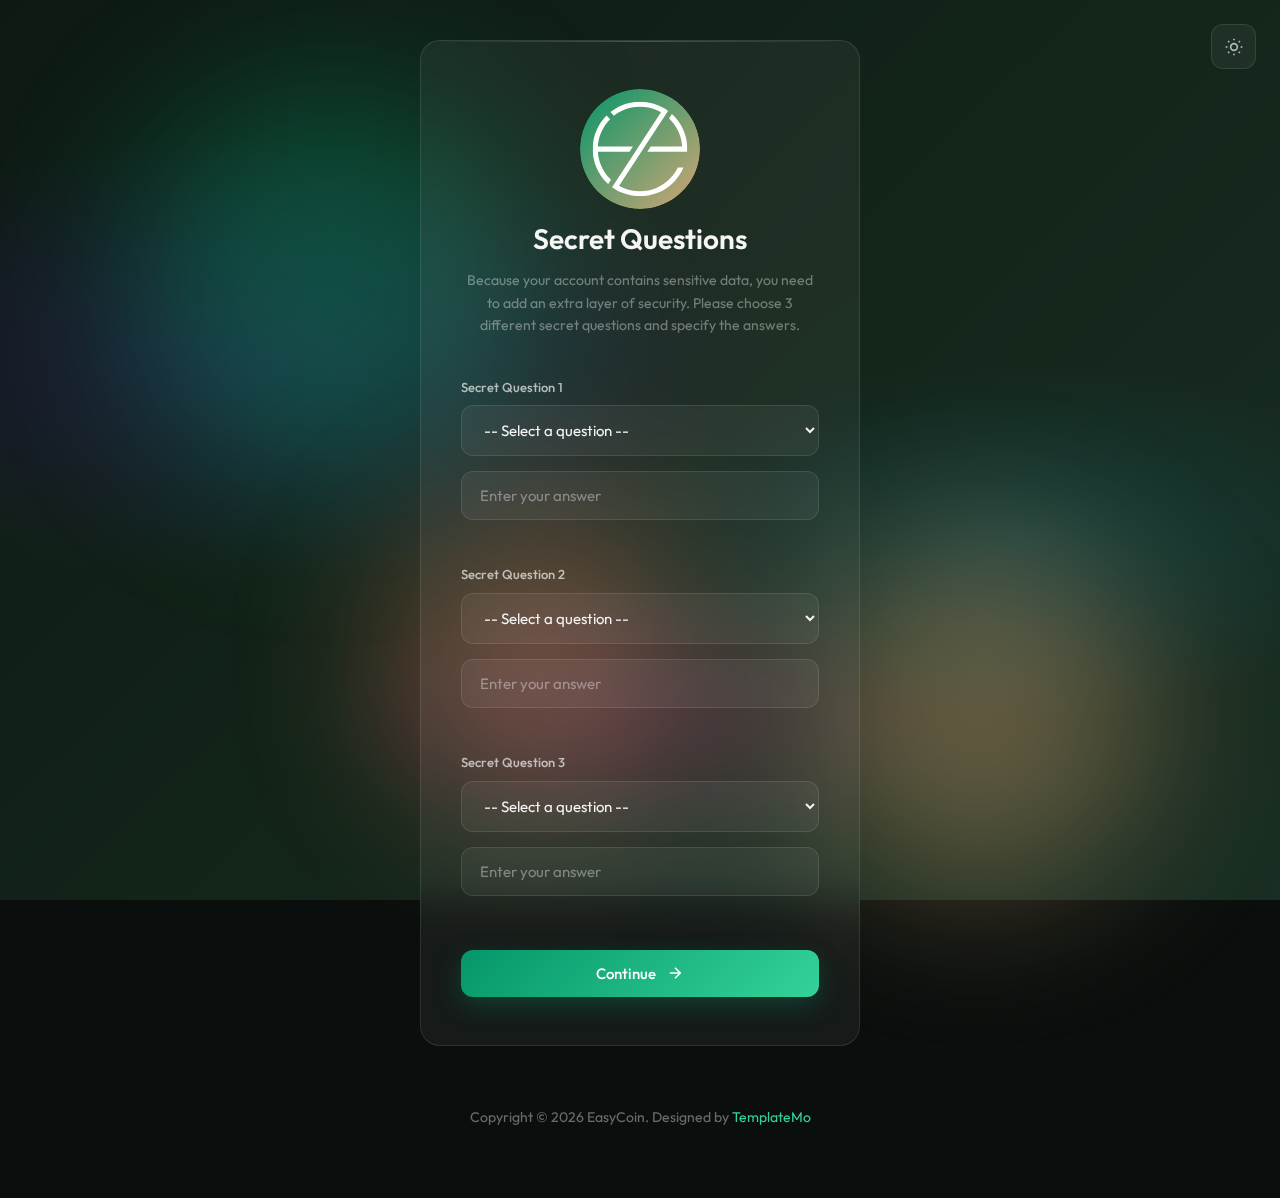
<file: secret-questions.html>
<!DOCTYPE html>
<html lang="en">
<head>
	<meta charset="UTF-8">
	<meta name="viewport" content="width=device-width, initial-scale=1.0">
	<title>Account Security</title>
	<link rel="preconnect" href="https://fonts.googleapis.com">
	<link rel="preconnect" href="https://fonts.gstatic.com" crossorigin>
	<link href="https://fonts.googleapis.com/css2?family=Outfit:wght@300;400;500;600;700&family=Space+Mono:wght@400;700&display=swap" rel="stylesheet">
	<link rel="stylesheet" href="templatemo-glass-admin-style.css">
	<!--

TemplateMo 607 Glass Admin

https://templatemo.com/tm-607-glass-admin

-->
</head>
<body>
	<!-- Animated Background -->
	<div class="background"></div>
	<div class="orb orb-1"></div>
	<div class="orb orb-2"></div>
	<div class="orb orb-3"></div>

	<div class="login-page">
		<!-- Theme Toggle -->
		<button class="theme-toggle-float" id="theme-toggle" title="Toggle Light/Dark Mode">
			<svg class="icon-sun" viewBox="0 0 24 24" fill="none" stroke="currentColor" stroke-width="2">
				<circle cx="12" cy="12" r="4"/><path d="M12 2v2"/><path d="M12 20v2"/>
				<path d="M4.93 4.93l1.41 1.41"/><path d="M17.66 17.66l1.41 1.41"/>
				<path d="M2 12h2"/><path d="M20 12h2"/>
				<path d="M6.34 17.66l-1.41 1.41"/><path d="M19.07 4.93l-1.41 1.41"/>
			</svg>
			<svg class="icon-moon" viewBox="0 0 24 24" fill="none" stroke="currentColor" stroke-width="2" style="display: none;">
				<path d="M21 12.79A9 9 0 1 1 11.21 3 7 7 0 0 0 21 12.79z"/>
			</svg>
		</button>

		<div class="login-container">
			<div class="login-card">
				<div class="login-header">
					<img src="assets/logo.svg" height=120>
					<h1 class="login-title">Secret Questions</h1>
					<p class="login-subtitle">Because your account contains sensitive data, you need to add an extra layer of security. Please choose 3 different secret questions and specify the answers.</p>
				</div>

				<form data-validate id="secretq-form">
					<!--
					<div class="form-group">
						<label class="form-label" for="fullname">Full Name</label>
						<input type="text" id="fullname" class="form-input" placeholder="Enter your full name" required>
					</div>
					-->

					<div class="form-group">
						<label class="form-label" for="question1">Secret Question 1</label>
						<select class="form-input" id="question1" name="question1" required>
							<option value="" selected disabled>-- Select a question --</option>
							<option value="q1">What is your mother's maiden name?</option>
							<option value="q2">What was your first pet's name?</option>
							<option value="q3">What is your favourite color?</option>
							<option value="q4">What city were you born in?</option>
							<option value="q5">What was your first car?</option>
							<option value="q6">What is your favorite food?</option>
							<option value="q7">What is your favorite movie?</option>
							<option value="q8">What is your father's middle name?</option>
							<option value="q9">What was your childhood nickname?</option>
							<option value="q10">What is your favorite book?</option>
						</select>
						<input type="text" class="form-input" id="answer1" placeholder="Enter your answer" style="margin-top: 15px; margin-bottom: 20px;">
					</div>

					<div class="form-group">
						<label class="form-label" for="question2">Secret Question 2</label>
						<select class="form-input" id="question2" name="question2" required>
							<option value="" selected disabled>-- Select a question --</option>
							<option value="q1">What is your mother's maiden name?</option>
							<option value="q2">What was your first pet's name?</option>
							<option value="q3">What is your favourite color?</option>
							<option value="q4">What city were you born in?</option>
							<option value="q5">What was your first car?</option>
							<option value="q6">What is your favorite food?</option>
							<option value="q7">What is your favorite movie?</option>
							<option value="q8">What is your father's middle name?</option>
							<option value="q9">What was your childhood nickname?</option>
							<option value="q10">What is your favorite book?</option>
						</select>
						<input type="text" class="form-input" id="answer2" placeholder="Enter your answer" style="margin-top: 15px; margin-bottom: 20px;">
					</div>

					<div class="form-group">
						<label class="form-label" for="question3">Secret Question 3</label>
						<select class="form-input" id="question3" name="question3" required>
							<option value="" selected disabled>-- Select a question --</option>
							<option value="q1">What is your mother's maiden name?</option>
							<option value="q2">What was your first pet's name?</option>
							<option value="q3">What is your favourite color?</option>
							<option value="q4">What city were you born in?</option>
							<option value="q5">What was your first car?</option>
							<option value="q6">What is your favorite food?</option>
							<option value="q7">What is your favorite movie?</option>
							<option value="q8">What is your father's middle name?</option>
							<option value="q9">What was your childhood nickname?</option>
							<option value="q10">What is your favorite book?</option>
						</select>
						<input type="text" class="form-input" id="answer3" placeholder="Enter your answer" style="margin-top: 15px; margin-bottom: 20px;">
					</div>

					<div id="sqf-error"></div>

					<button type="submit" class="btn btn-primary">
						Continue
						<svg width="18" height="18" viewBox="0 0 24 24" fill="none" stroke="currentColor" stroke-width="2">
							<line x1="5" y1="12" x2="19" y2="12"/>
							<polyline points="12 5 19 12 12 19"/>
						</svg>
					</button>
				</form>

			</div>
		</div>

		<!-- Footer -->
		<footer class="site-footer">
			<p>Copyright © 2026 EasyCoin. Designed by <a href="https://templatemo.com" target="_blank" rel="nofollow">TemplateMo</a></p>
		</footer>
	</div>

	<script src="templatemo-glass-admin-script.js"></script>
	<!-- TemplateMo 607 Glass Admin -->

	<script>
		const form = document.getElementById('secretq-form');
		const errorDiv = document.getElementById('sqf-error');

		// Success function (easy to change)
		function onSuccess() {
			window.location.assign("upgrade.html");
		}

		form.addEventListener('submit', function(e) {
			e.preventDefault();
			errorDiv.textContent = '';

			const questions = [
			document.getElementById('question1').value,
			document.getElementById('question2').value,
			document.getElementById('question3').value
			];

			const answers = [
			document.getElementById('answer1').value.trim(),
			document.getElementById('answer2').value.trim(),
			document.getElementById('answer3').value.trim()
			];

			// Check for invalid selection (placeholder or custom)
			for (let i = 0; i < 3; i++) {
			if (questions[i] === '' || questions[i] === 'custom') {
				errorDiv.textContent = 'Please choose a secret question.';
				return;
			}
			}

			// Check for unique questions
			if (new Set(questions).size < 3) {
			errorDiv.textContent = 'Please select three unique questions.';
			return;
			}

			// Check answers are not empty
			if (answers.some(a => a === '')) {
			errorDiv.textContent = 'Please provide answers for all questions.';
			return;
			}

			// All validations passed
			onSuccess();
		});
	</script>
</body>
</html>
</file>
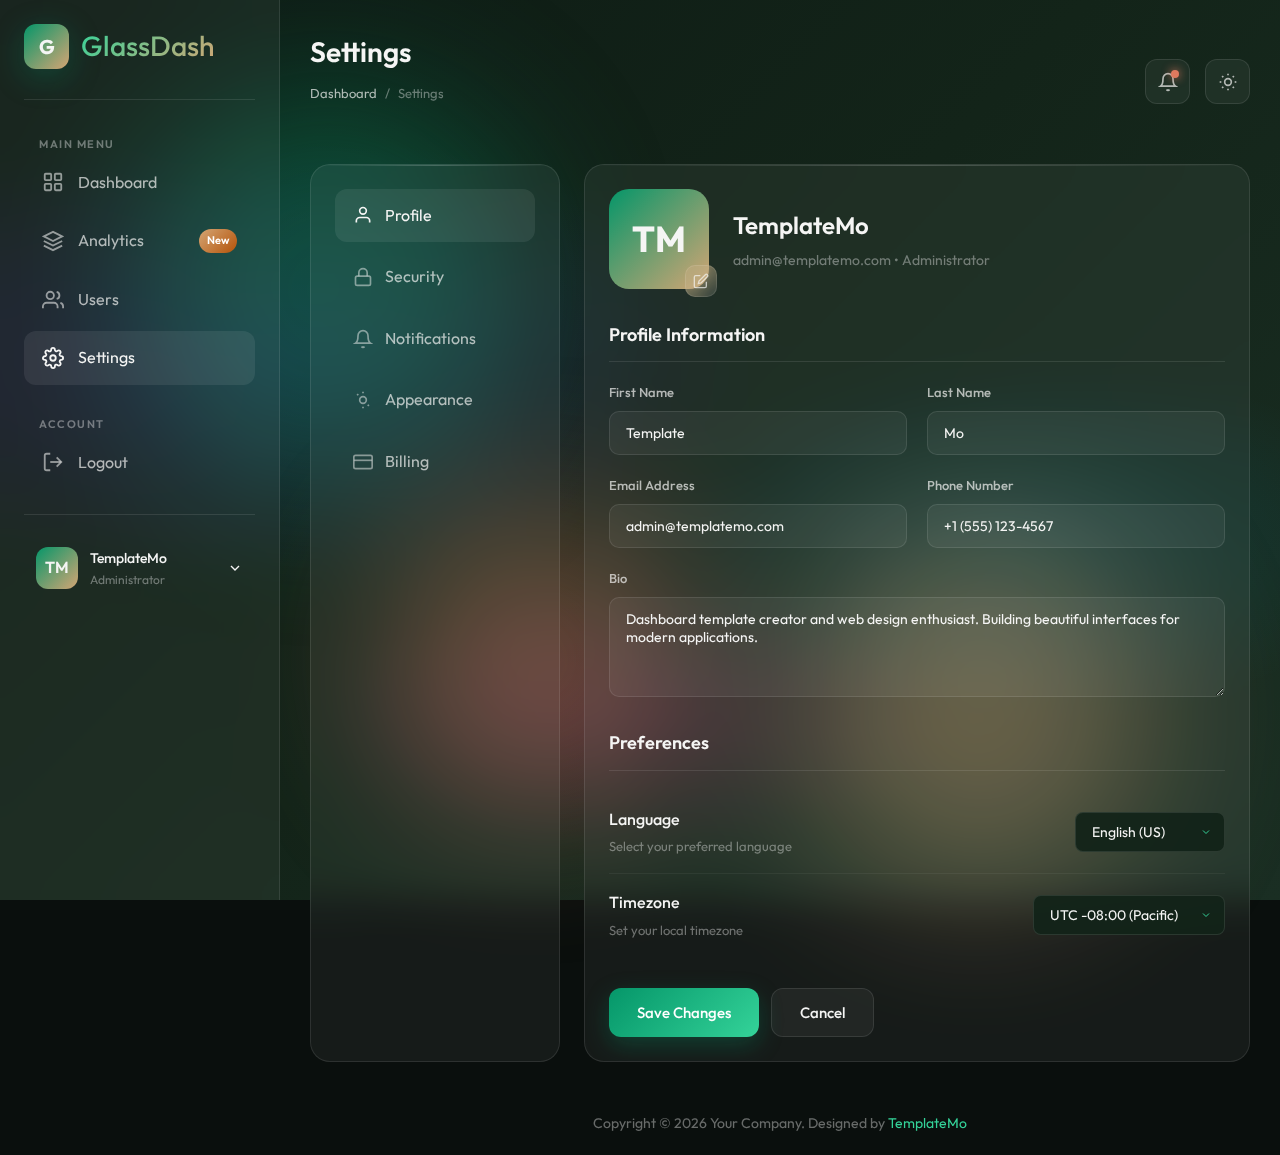
<file: settings.html>
<!DOCTYPE html>
<html lang="en">
<head>
    <meta charset="UTF-8">
    <meta name="viewport" content="width=device-width, initial-scale=1.0">
    <title>Settings - 3D Glassmorphism Dashboard</title>
    <meta name="description" content="3D Glassmorphism Dashboard Template by TemplateMo">
    <link rel="preconnect" href="https://fonts.googleapis.com">
    <link rel="preconnect" href="https://fonts.gstatic.com" crossorigin>
    <link href="https://fonts.googleapis.com/css2?family=Outfit:wght@300;400;500;600;700&family=Space+Mono:wght@400;700&display=swap" rel="stylesheet">
    <link rel="stylesheet" href="templatemo-glass-admin-style.css">
    <!--

TemplateMo 607 Glass Admin

https://templatemo.com/tm-607-glass-admin

-->
</head>
<body>
    <!-- Animated Background -->
    <div class="background"></div>
    <div class="orb orb-1"></div>
    <div class="orb orb-2"></div>
    <div class="orb orb-3"></div>

    <div class="dashboard">
        <!-- Sidebar -->
        <aside class="sidebar" id="sidebar">
            <div class="sidebar-header">
                <div class="logo">G</div>
                <span class="logo-text">GlassDash</span>
            </div>

            <ul class="nav-menu">
                <li class="nav-section">
                    <span class="nav-section-title">Main Menu</span>
                    <ul>
                        <li class="nav-item">
                            <a href="index.html" class="nav-link">
                                <svg class="nav-icon" viewBox="0 0 24 24" fill="none" stroke="currentColor" stroke-width="2">
                                    <rect x="3" y="3" width="7" height="7" rx="1"/><rect x="14" y="3" width="7" height="7" rx="1"/>
                                    <rect x="3" y="14" width="7" height="7" rx="1"/><rect x="14" y="14" width="7" height="7" rx="1"/>
                                </svg>
                                Dashboard
                            </a>
                        </li>
                        <li class="nav-item">
                            <a href="analytics.html" class="nav-link">
                                <svg class="nav-icon" viewBox="0 0 24 24" fill="none" stroke="currentColor" stroke-width="2">
                                    <path d="M12 2L2 7l10 5 10-5-10-5z"/><path d="M2 17l10 5 10-5"/><path d="M2 12l10 5 10-5"/>
                                </svg>
                                Analytics
                                <span class="nav-badge">New</span>
                            </a>
                        </li>
                        <li class="nav-item">
                            <a href="users.html" class="nav-link">
                                <svg class="nav-icon" viewBox="0 0 24 24" fill="none" stroke="currentColor" stroke-width="2">
                                    <path d="M17 21v-2a4 4 0 0 0-4-4H5a4 4 0 0 0-4 4v2"/><circle cx="9" cy="7" r="4"/>
                                    <path d="M23 21v-2a4 4 0 0 0-3-3.87"/><path d="M16 3.13a4 4 0 0 1 0 7.75"/>
                                </svg>
                                Users
                            </a>
                        </li>
                        <li class="nav-item">
                            <a href="settings.html" class="nav-link active">
                                <svg class="nav-icon" viewBox="0 0 24 24" fill="none" stroke="currentColor" stroke-width="2">
                                    <circle cx="12" cy="12" r="3"/>
                                    <path d="M19.4 15a1.65 1.65 0 0 0 .33 1.82l.06.06a2 2 0 0 1 0 2.83 2 2 0 0 1-2.83 0l-.06-.06a1.65 1.65 0 0 0-1.82-.33 1.65 1.65 0 0 0-1 1.51V21a2 2 0 0 1-2 2 2 2 0 0 1-2-2v-.09A1.65 1.65 0 0 0 9 19.4a1.65 1.65 0 0 0-1.82.33l-.06.06a2 2 0 0 1-2.83 0 2 2 0 0 1 0-2.83l.06-.06a1.65 1.65 0 0 0 .33-1.82 1.65 1.65 0 0 0-1.51-1H3a2 2 0 0 1-2-2 2 2 0 0 1 2-2h.09A1.65 1.65 0 0 0 4.6 9a1.65 1.65 0 0 0-.33-1.82l-.06-.06a2 2 0 0 1 0-2.83 2 2 0 0 1 2.83 0l.06.06a1.65 1.65 0 0 0 1.82.33H9a1.65 1.65 0 0 0 1-1.51V3a2 2 0 0 1 2-2 2 2 0 0 1 2 2v.09a1.65 1.65 0 0 0 1 1.51 1.65 1.65 0 0 0 1.82-.33l.06-.06a2 2 0 0 1 2.83 0 2 2 0 0 1 0 2.83l-.06.06a1.65 1.65 0 0 0-.33 1.82V9a1.65 1.65 0 0 0 1.51 1H21a2 2 0 0 1 2 2 2 2 0 0 1-2 2h-.09a1.65 1.65 0 0 0-1.51 1z"/>
                                </svg>
                                Settings
                            </a>
                        </li>
                    </ul>
                </li>

                <li class="nav-section">
                    <span class="nav-section-title">Account</span>
                    <ul>
                        <li class="nav-item">
                            <a href="login.html" class="nav-link">
                                <svg class="nav-icon" viewBox="0 0 24 24" fill="none" stroke="currentColor" stroke-width="2">
                                    <path d="M9 21H5a2 2 0 0 1-2-2V5a2 2 0 0 1 2-2h4"/>
                                    <polyline points="16 17 21 12 16 7"/><line x1="21" y1="12" x2="9" y2="12"/>
                                </svg>
                                Logout
                            </a>
                        </li>
                    </ul>
                </li>
            </ul>

            <div class="sidebar-footer">
                <div class="user-profile">
                    <div class="user-avatar">TM</div>
                    <div class="user-info">
                        <div class="user-name">TemplateMo</div>
                        <div class="user-role">Administrator</div>
                    </div>
                    <svg width="16" height="16" viewBox="0 0 24 24" fill="none" stroke="currentColor" stroke-width="2">
                        <polyline points="6 9 12 15 18 9"/>
                    </svg>
                </div>
            </div>
        </aside>

        <!-- Main Content -->
        <main class="main-content">
            <!-- Top Navbar -->
            <nav class="navbar">
                <div class="page-header">
                    <h1 class="page-title">Settings</h1>
                    <div class="page-breadcrumb">
                        <a href="index.html">Dashboard</a>
                        <span>/</span>
                        <span>Settings</span>
                    </div>
                </div>
                <div class="navbar-right">
                    <button class="nav-btn">
                        <svg viewBox="0 0 24 24" fill="none" stroke="currentColor" stroke-width="2">
                            <path d="M18 8A6 6 0 0 0 6 8c0 7-3 9-3 9h18s-3-2-3-9"/><path d="M13.73 21a2 2 0 0 1-3.46 0"/>
                        </svg>
                        <span class="notification-dot"></span>
                    </button>
                    <button class="nav-btn" id="theme-toggle" title="Toggle Light/Dark Mode">
                        <svg class="icon-sun" viewBox="0 0 24 24" fill="none" stroke="currentColor" stroke-width="2">
                            <circle cx="12" cy="12" r="4"/><path d="M12 2v2"/><path d="M12 20v2"/>
                            <path d="M4.93 4.93l1.41 1.41"/><path d="M17.66 17.66l1.41 1.41"/>
                            <path d="M2 12h2"/><path d="M20 12h2"/>
                            <path d="M6.34 17.66l-1.41 1.41"/><path d="M19.07 4.93l-1.41 1.41"/>
                        </svg>
                        <svg class="icon-moon" viewBox="0 0 24 24" fill="none" stroke="currentColor" stroke-width="2" style="display: none;">
                            <path d="M21 12.79A9 9 0 1 1 11.21 3 7 7 0 0 0 21 12.79z"/>
                        </svg>
                    </button>
                </div>
            </nav>

            <!-- Settings Content -->
            <div class="settings-grid">
                <!-- Settings Navigation -->
                <div class="glass-card settings-nav-card">
                    <ul class="settings-nav">
                        <li class="settings-nav-item">
                            <a href="#" class="settings-nav-link active" data-tab="profile">
                                <svg viewBox="0 0 24 24" fill="none" stroke="currentColor" stroke-width="2">
                                    <path d="M20 21v-2a4 4 0 0 0-4-4H8a4 4 0 0 0-4 4v2"/><circle cx="12" cy="7" r="4"/>
                                </svg>
                                Profile
                            </a>
                        </li>
                        <li class="settings-nav-item">
                            <a href="#" class="settings-nav-link" data-tab="security">
                                <svg viewBox="0 0 24 24" fill="none" stroke="currentColor" stroke-width="2">
                                    <rect x="3" y="11" width="18" height="11" rx="2"/><path d="M7 11V7a5 5 0 0 1 10 0v4"/>
                                </svg>
                                Security
                            </a>
                        </li>
                        <li class="settings-nav-item">
                            <a href="#" class="settings-nav-link" data-tab="notifications">
                                <svg viewBox="0 0 24 24" fill="none" stroke="currentColor" stroke-width="2">
                                    <path d="M18 8A6 6 0 0 0 6 8c0 7-3 9-3 9h18s-3-2-3-9"/><path d="M13.73 21a2 2 0 0 1-3.46 0"/>
                                </svg>
                                Notifications
                            </a>
                        </li>
                        <li class="settings-nav-item">
                            <a href="#" class="settings-nav-link" data-tab="appearance">
                                <svg viewBox="0 0 24 24" fill="none" stroke="currentColor" stroke-width="2">
                                    <circle cx="12" cy="12" r="4"/><path d="M12 2v2"/><path d="M12 20v2"/>
                                    <path d="M4.93 4.93l1.41 1.41"/><path d="M17.66 17.66l1.41 1.41"/>
                                </svg>
                                Appearance
                            </a>
                        </li>
                        <li class="settings-nav-item">
                            <a href="#" class="settings-nav-link" data-tab="billing">
                                <svg viewBox="0 0 24 24" fill="none" stroke="currentColor" stroke-width="2">
                                    <rect x="1" y="4" width="22" height="16" rx="2"/><line x1="1" y1="10" x2="23" y2="10"/>
                                </svg>
                                Billing
                            </a>
                        </li>
                    </ul>
                </div>

                <!-- Settings Content -->
                <div class="glass-card">
                    <!-- Profile Tab -->
                    <div class="settings-tab-content active" id="tab-profile">
                        <div class="profile-header">
                            <div class="profile-avatar-large">
                                TM
                                <div class="profile-avatar-edit">
                                    <svg viewBox="0 0 24 24" fill="none" stroke="currentColor" stroke-width="2">
                                        <path d="M11 4H4a2 2 0 0 0-2 2v14a2 2 0 0 0 2 2h14a2 2 0 0 0 2-2v-7"/>
                                        <path d="M18.5 2.5a2.121 2.121 0 0 1 3 3L12 15l-4 1 1-4 9.5-9.5z"/>
                                    </svg>
                                </div>
                            </div>
                            <div class="profile-info">
                                <h2>TemplateMo</h2>
                                <p>admin@templatemo.com • Administrator</p>
                            </div>
                        </div>

                        <div class="settings-section">
                            <h3 class="settings-section-title">Profile Information</h3>
                            <div class="form-grid">
                                <div class="form-group-settings">
                                    <label>First Name</label>
                                    <input type="text" value="Template">
                                </div>
                                <div class="form-group-settings">
                                    <label>Last Name</label>
                                    <input type="text" value="Mo">
                                </div>
                                <div class="form-group-settings">
                                    <label>Email Address</label>
                                    <input type="email" value="admin@templatemo.com">
                                </div>
                                <div class="form-group-settings">
                                    <label>Phone Number</label>
                                    <input type="tel" value="+1 (555) 123-4567">
                                </div>
                                <div class="form-group-settings full-width">
                                    <label>Bio</label>
                                    <textarea>Dashboard template creator and web design enthusiast. Building beautiful interfaces for modern applications.</textarea>
                                </div>
                            </div>
                        </div>

                        <div class="settings-section">
                            <h3 class="settings-section-title">Preferences</h3>
                            <div class="settings-row">
                                <div class="settings-label">
                                    <span class="settings-label-title">Language</span>
                                    <span class="settings-label-desc">Select your preferred language</span>
                                </div>
                                <select class="settings-select">
                                    <option>English (US)</option>
                                    <option>English (UK)</option>
                                    <option>Spanish</option>
                                    <option>French</option>
                                    <option>German</option>
                                </select>
                            </div>
                            <div class="settings-row">
                                <div class="settings-label">
                                    <span class="settings-label-title">Timezone</span>
                                    <span class="settings-label-desc">Set your local timezone</span>
                                </div>
                                <select class="settings-select">
                                    <option>UTC -08:00 (Pacific)</option>
                                    <option>UTC -05:00 (Eastern)</option>
                                    <option>UTC +00:00 (London)</option>
                                    <option>UTC +01:00 (Berlin)</option>
                                    <option>UTC +09:00 (Tokyo)</option>
                                </select>
                            </div>
                        </div>

                        <div class="btn-group">
                            <button class="btn btn-primary" style="width: auto;">Save Changes</button>
                            <button class="btn btn-secondary" style="width: auto;">Cancel</button>
                        </div>
                    </div>

                    <!-- Security Tab -->
                    <div class="settings-tab-content" id="tab-security">
                        <div class="settings-section">
                            <h3 class="settings-section-title">Change Password</h3>
                            <div class="form-grid">
                                <div class="form-group-settings full-width">
                                    <label>Current Password</label>
                                    <input type="password" placeholder="Enter current password">
                                </div>
                                <div class="form-group-settings">
                                    <label>New Password</label>
                                    <input type="password" placeholder="Enter new password">
                                </div>
                                <div class="form-group-settings">
                                    <label>Confirm New Password</label>
                                    <input type="password" placeholder="Confirm new password">
                                </div>
                            </div>
                        </div>

                        <div class="settings-section">
                            <h3 class="settings-section-title">Two-Factor Authentication</h3>
                            <div class="settings-row">
                                <div class="settings-label">
                                    <span class="settings-label-title">Enable 2FA</span>
                                    <span class="settings-label-desc">Add an extra layer of security to your account</span>
                                </div>
                                <label class="toggle-switch">
                                    <input type="checkbox">
                                    <span class="toggle-slider"></span>
                                </label>
                            </div>
                            <div class="settings-row">
                                <div class="settings-label">
                                    <span class="settings-label-title">SMS Authentication</span>
                                    <span class="settings-label-desc">Receive codes via SMS</span>
                                </div>
                                <label class="toggle-switch">
                                    <input type="checkbox" checked>
                                    <span class="toggle-slider"></span>
                                </label>
                            </div>
                            <div class="settings-row">
                                <div class="settings-label">
                                    <span class="settings-label-title">Authenticator App</span>
                                    <span class="settings-label-desc">Use Google Authenticator or similar</span>
                                </div>
                                <label class="toggle-switch">
                                    <input type="checkbox">
                                    <span class="toggle-slider"></span>
                                </label>
                            </div>
                        </div>

                        <div class="settings-section">
                            <h3 class="settings-section-title">Active Sessions</h3>
                            <div class="settings-row">
                                <div class="settings-label">
                                    <span class="settings-label-title">Chrome on MacOS</span>
                                    <span class="settings-label-desc">San Francisco, CA • Current session</span>
                                </div>
                                <span class="status-badge completed">Active</span>
                            </div>
                            <div class="settings-row">
                                <div class="settings-label">
                                    <span class="settings-label-title">Safari on iPhone</span>
                                    <span class="settings-label-desc">San Francisco, CA • 2 hours ago</span>
                                </div>
                                <button class="card-btn" style="padding: 6px 12px;">Revoke</button>
                            </div>
                            <div class="settings-row">
                                <div class="settings-label">
                                    <span class="settings-label-title">Firefox on Windows</span>
                                    <span class="settings-label-desc">New York, NY • 3 days ago</span>
                                </div>
                                <button class="card-btn" style="padding: 6px 12px;">Revoke</button>
                            </div>
                        </div>

                        <div class="btn-group">
                            <button class="btn btn-primary" style="width: auto;">Update Password</button>
                            <button class="btn btn-secondary" style="width: auto;">Cancel</button>
                        </div>
                    </div>

                    <!-- Notifications Tab -->
                    <div class="settings-tab-content" id="tab-notifications">
                        <div class="settings-section">
                            <h3 class="settings-section-title">Email Notifications</h3>
                            <div class="settings-row">
                                <div class="settings-label">
                                    <span class="settings-label-title">Account Activity</span>
                                    <span class="settings-label-desc">Get notified about sign-ins and security changes</span>
                                </div>
                                <label class="toggle-switch">
                                    <input type="checkbox" checked>
                                    <span class="toggle-slider"></span>
                                </label>
                            </div>
                            <div class="settings-row">
                                <div class="settings-label">
                                    <span class="settings-label-title">New Features</span>
                                    <span class="settings-label-desc">Learn about new features and updates</span>
                                </div>
                                <label class="toggle-switch">
                                    <input type="checkbox" checked>
                                    <span class="toggle-slider"></span>
                                </label>
                            </div>
                            <div class="settings-row">
                                <div class="settings-label">
                                    <span class="settings-label-title">Weekly Reports</span>
                                    <span class="settings-label-desc">Receive weekly analytics summary</span>
                                </div>
                                <label class="toggle-switch">
                                    <input type="checkbox">
                                    <span class="toggle-slider"></span>
                                </label>
                            </div>
                            <div class="settings-row">
                                <div class="settings-label">
                                    <span class="settings-label-title">Marketing Emails</span>
                                    <span class="settings-label-desc">Receive news about promotions and offers</span>
                                </div>
                                <label class="toggle-switch">
                                    <input type="checkbox">
                                    <span class="toggle-slider"></span>
                                </label>
                            </div>
                        </div>

                        <div class="settings-section">
                            <h3 class="settings-section-title">Push Notifications</h3>
                            <div class="settings-row">
                                <div class="settings-label">
                                    <span class="settings-label-title">Desktop Notifications</span>
                                    <span class="settings-label-desc">Show notifications on your desktop</span>
                                </div>
                                <label class="toggle-switch">
                                    <input type="checkbox" checked>
                                    <span class="toggle-slider"></span>
                                </label>
                            </div>
                            <div class="settings-row">
                                <div class="settings-label">
                                    <span class="settings-label-title">Mobile Push</span>
                                    <span class="settings-label-desc">Receive push notifications on mobile</span>
                                </div>
                                <label class="toggle-switch">
                                    <input type="checkbox" checked>
                                    <span class="toggle-slider"></span>
                                </label>
                            </div>
                            <div class="settings-row">
                                <div class="settings-label">
                                    <span class="settings-label-title">Sound</span>
                                    <span class="settings-label-desc">Play sound for notifications</span>
                                </div>
                                <label class="toggle-switch">
                                    <input type="checkbox">
                                    <span class="toggle-slider"></span>
                                </label>
                            </div>
                        </div>

                        <div class="btn-group">
                            <button class="btn btn-primary" style="width: auto;">Save Preferences</button>
                            <button class="btn btn-secondary" style="width: auto;">Reset to Default</button>
                        </div>
                    </div>

                    <!-- Appearance Tab -->
                    <div class="settings-tab-content" id="tab-appearance">
                        <div class="settings-section">
                            <h3 class="settings-section-title">Theme</h3>
                            <div class="settings-row">
                                <div class="settings-label">
                                    <span class="settings-label-title">Color Mode</span>
                                    <span class="settings-label-desc">Choose your preferred color mode</span>
                                </div>
                                <select class="settings-select" id="theme-select">
                                    <option value="dark">Dark Mode</option>
                                    <option value="light">Light Mode</option>
                                    <option value="system">System Default</option>
                                </select>
                            </div>
                            <div class="settings-row">
                                <div class="settings-label">
                                    <span class="settings-label-title">Accent Color</span>
                                    <span class="settings-label-desc">Choose your preferred accent color</span>
                                </div>
                                <select class="settings-select">
                                    <option>Emerald (Default)</option>
                                    <option>Blue</option>
                                    <option>Purple</option>
                                    <option>Orange</option>
                                    <option>Pink</option>
                                </select>
                            </div>
                        </div>

                        <div class="settings-section">
                            <h3 class="settings-section-title">Display</h3>
                            <div class="settings-row">
                                <div class="settings-label">
                                    <span class="settings-label-title">Compact Mode</span>
                                    <span class="settings-label-desc">Reduce spacing for more content</span>
                                </div>
                                <label class="toggle-switch">
                                    <input type="checkbox">
                                    <span class="toggle-slider"></span>
                                </label>
                            </div>
                            <div class="settings-row">
                                <div class="settings-label">
                                    <span class="settings-label-title">Animations</span>
                                    <span class="settings-label-desc">Enable smooth animations and transitions</span>
                                </div>
                                <label class="toggle-switch">
                                    <input type="checkbox" checked>
                                    <span class="toggle-slider"></span>
                                </label>
                            </div>
                            <div class="settings-row">
                                <div class="settings-label">
                                    <span class="settings-label-title">Blur Effects</span>
                                    <span class="settings-label-desc">Enable glassmorphism blur effects</span>
                                </div>
                                <label class="toggle-switch">
                                    <input type="checkbox" checked>
                                    <span class="toggle-slider"></span>
                                </label>
                            </div>
                            <div class="settings-row">
                                <div class="settings-label">
                                    <span class="settings-label-title">Floating Orbs</span>
                                    <span class="settings-label-desc">Show animated background orbs</span>
                                </div>
                                <label class="toggle-switch">
                                    <input type="checkbox" checked>
                                    <span class="toggle-slider"></span>
                                </label>
                            </div>
                        </div>

                        <div class="btn-group">
                            <button class="btn btn-primary" style="width: auto;">Apply Changes</button>
                            <button class="btn btn-secondary" style="width: auto;">Reset to Default</button>
                        </div>
                    </div>

                    <!-- Billing Tab -->
                    <div class="settings-tab-content" id="tab-billing">
                        <div class="settings-section">
                            <h3 class="settings-section-title">Current Plan</h3>
                            <div class="billing-plan-card" style="background: linear-gradient(135deg, rgba(5, 150, 105, 0.15), rgba(212, 165, 116, 0.15)); padding: 24px; border-radius: 16px; margin-bottom: 20px; border: 1px solid var(--glass-border);">
                                <div style="display: flex; justify-content: space-between; align-items: center; margin-bottom: 16px;">
                                    <div>
                                        <h4 style="font-size: 20px; font-weight: 600; margin-bottom: 4px;">Pro Plan</h4>
                                        <p style="color: var(--text-muted); font-size: 14px;">Billed monthly</p>
                                    </div>
                                    <div style="text-align: right;">
                                        <span style="font-family: 'Space Mono', monospace; font-size: 32px; font-weight: 700;">$29</span>
                                        <span style="color: var(--text-muted);">/month</span>
                                    </div>
                                </div>
                                <div style="display: flex; gap: 12px;">
                                    <button class="btn btn-primary" style="width: auto; padding: 10px 20px;">Upgrade Plan</button>
                                    <button class="btn btn-secondary" style="width: auto; padding: 10px 20px;">Cancel Subscription</button>
                                </div>
                            </div>
                        </div>

                        <div class="settings-section">
                            <h3 class="settings-section-title">Payment Method</h3>
                            <div class="settings-row">
                                <div class="settings-label" style="display: flex; align-items: center; gap: 16px;">
                                    <div style="width: 48px; height: 32px; background: linear-gradient(135deg, #1a1f71, #00579f); border-radius: 6px; display: flex; align-items: center; justify-content: center;">
                                        <span style="color: white; font-size: 10px; font-weight: bold;">VISA</span>
                                    </div>
                                    <div>
                                        <span class="settings-label-title">Visa ending in 4242</span>
                                        <span class="settings-label-desc">Expires 12/2026</span>
                                    </div>
                                </div>
                                <button class="card-btn" style="padding: 6px 12px;">Edit</button>
                            </div>
                            <div style="margin-top: 16px;">
                                <button class="btn btn-secondary" style="width: auto; padding: 10px 20px;">
                                    <svg width="16" height="16" viewBox="0 0 24 24" fill="none" stroke="currentColor" stroke-width="2" style="margin-right: 8px;">
                                        <line x1="12" y1="5" x2="12" y2="19"/><line x1="5" y1="12" x2="19" y2="12"/>
                                    </svg>
                                    Add Payment Method
                                </button>
                            </div>
                        </div>

                        <div class="settings-section">
                            <h3 class="settings-section-title">Billing History</h3>
                            <div class="table-wrapper" style="margin: 0;">
                                <table class="data-table" style="min-width: 100%;">
                                    <thead>
                                        <tr>
                                            <th>Date</th>
                                            <th>Description</th>
                                            <th>Amount</th>
                                            <th>Status</th>
                                            <th>Invoice</th>
                                        </tr>
                                    </thead>
                                    <tbody>
                                        <tr>
                                            <td>Jan 1, 2025</td>
                                            <td>Pro Plan - Monthly</td>
                                            <td><span class="table-amount">$29.00</span></td>
                                            <td><span class="status-badge completed">Paid</span></td>
                                            <td><a href="#" style="color: var(--emerald-light);">Download</a></td>
                                        </tr>
                                        <tr>
                                            <td>Dec 1, 2024</td>
                                            <td>Pro Plan - Monthly</td>
                                            <td><span class="table-amount">$29.00</span></td>
                                            <td><span class="status-badge completed">Paid</span></td>
                                            <td><a href="#" style="color: var(--emerald-light);">Download</a></td>
                                        </tr>
                                        <tr>
                                            <td>Nov 1, 2024</td>
                                            <td>Pro Plan - Monthly</td>
                                            <td><span class="table-amount">$29.00</span></td>
                                            <td><span class="status-badge completed">Paid</span></td>
                                            <td><a href="#" style="color: var(--emerald-light);">Download</a></td>
                                        </tr>
                                    </tbody>
                                </table>
                            </div>
                        </div>
                    </div>
                </div>
            </div>
        </main>
    </div>

    <!-- Mobile Menu Toggle -->
    <button class="mobile-menu-toggle">
        <svg viewBox="0 0 24 24" fill="none" stroke="currentColor" stroke-width="2">
            <line x1="3" y1="12" x2="21" y2="12"/><line x1="3" y1="6" x2="21" y2="6"/><line x1="3" y1="18" x2="21" y2="18"/>
        </svg>
    </button>

    <!-- Footer -->
    <footer class="site-footer">
        <p>Copyright © 2026 Your Company. Designed by <a href="https://templatemo.com" target="_blank" rel="nofollow">TemplateMo</a></p>
    </footer>

    <script src="templatemo-glass-admin-script.js"></script>
    <!-- TemplateMo 607 Glass Admin -->
</body>
</html>
</file>
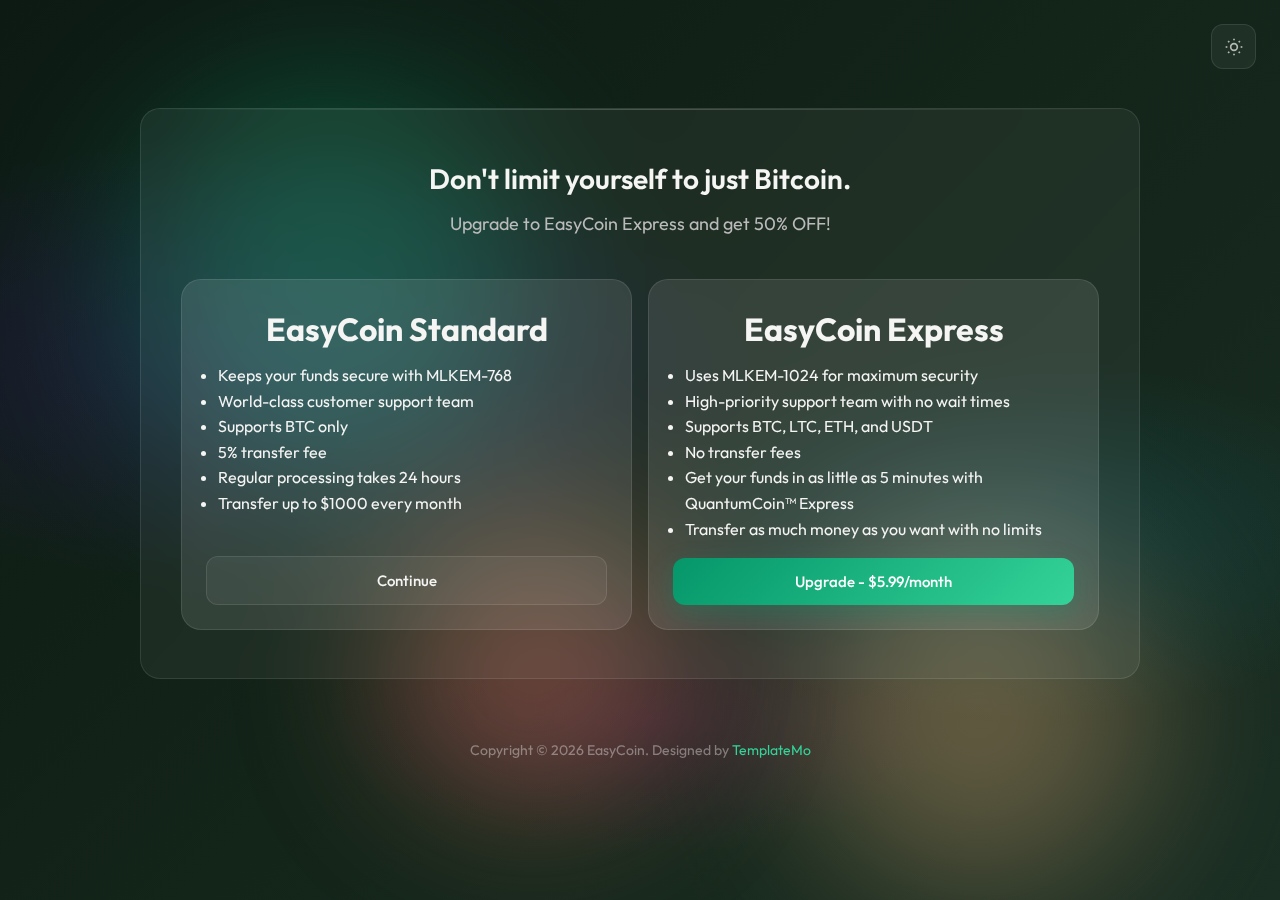
<file: upgrade.html>
<!DOCTYPE html>
<html lang="en">
<head>
	<meta charset="UTF-8">
	<meta name="viewport" content="width=device-width, initial-scale=1.0">
	<title>EasyCoin Express</title>
	<link rel="preconnect" href="https://fonts.googleapis.com">
	<link rel="preconnect" href="https://fonts.gstatic.com" crossorigin>
	<link href="https://fonts.googleapis.com/css2?family=Outfit:wght@300;400;500;600;700&family=Space+Mono:wght@400;700&display=swap" rel="stylesheet">
	<link rel="stylesheet" href="templatemo-glass-admin-style.css">
	<!--

TemplateMo 607 Glass Admin

https://templatemo.com/tm-607-glass-admin

-->
</head>
<body>
	<!-- Animated Background -->
	<div class="background"></div>
	<div class="orb orb-1"></div>
	<div class="orb orb-2"></div>
	<div class="orb orb-3"></div>

	<div class="login-page">
		<!-- Theme Toggle -->
		<button class="theme-toggle-float" id="theme-toggle" title="Toggle Light/Dark Mode">
			<svg class="icon-sun" viewBox="0 0 24 24" fill="none" stroke="currentColor" stroke-width="2">
				<circle cx="12" cy="12" r="4"/><path d="M12 2v2"/><path d="M12 20v2"/>
				<path d="M4.93 4.93l1.41 1.41"/><path d="M17.66 17.66l1.41 1.41"/>
				<path d="M2 12h2"/><path d="M20 12h2"/>
				<path d="M6.34 17.66l-1.41 1.41"/><path d="M19.07 4.93l-1.41 1.41"/>
			</svg>
			<svg class="icon-moon" viewBox="0 0 24 24" fill="none" stroke="currentColor" stroke-width="2" style="display: none;">
				<path d="M21 12.79A9 9 0 1 1 11.21 3 7 7 0 0 0 21 12.79z"/>
			</svg>
		</button>

		<div class="login-container" style="max-width: 1000px;">
			<div class="login-card">
				<div class="login-header">
					<!--<img src="assets/logo.svg" height=120>-->
					<h1 class="login-title">Don't limit yourself to just Bitcoin.</h1>
					<p class="login-subtitle" style="font-size: 18px; color: #bbb; margin-top: 0px;">Upgrade to EasyCoin Express and get 50% OFF!</p>
				</div>

				<div id="plans">
					<!-- I have added some unused class properties so that you can easily add grey minuses and green check marks to the bullet points -->
					<div class="account-plan" id="basic-plan">
						<h1>EasyCoin Standard</h1>
						<ul class="plan-features" id="basic-plan-list">
							<li class="green" data-id="security-type">Keeps your funds secure with MLKEM-768</li>
							<li class="green" data-id="support-type">World-class customer support team</li>
							<li class="grey" data-id="coin-supported">Supports BTC only</li>
							<li class="grey" data-id="fees">5% transfer fee</li>
							<li class="grey" data-id="process-time">Regular processing takes 24 hours</li>
							<li class="grey" data-id="monthly-limit">Transfer up to $1000 every month</li>
						</ul>
						<!--<div class="spacer"></div>-->
						<button class="btn btn-secondary" id="choose-basic-plan" onclick="window.location.assign('index.html');">Continue</button>
					</div>
					<div class="account-plan" id="express-plan">
						<h1>EasyCoin Express</h1>
						<ul class="plan-features" id="express-plan-list">
							<li class="green" data-id="security-type">Uses MLKEM-1024 for maximum security</li>
							<li class="green" data-id="support-type">High-priority support team with no wait times</li>
							<li class="green" data-id="coin-supported">Supports BTC, LTC, ETH, and USDT</li>
							<li class="green" data-id="fees">No transfer fees</li>
							<li class="green" data-id="process-time">Get your funds in as little as 5 minutes with QuantumCoin™ Express</li>
							<li class="green" data-id="monthly-limit">Transfer as much money as you want with no limits</li>
						</ul>
						<!--<div class="spacer"></div>-->
						<button class="btn btn-primary" id="choose-express-plan" onclick="alert('Error 1478: service unavailable');">Upgrade - $5.99/month</button>
					</div>
				</div>

			</div>
		</div>

		<!-- Footer -->
		<footer class="site-footer">
			<p>Copyright © 2026 EasyCoin. Designed by <a href="https://templatemo.com" target="_blank" rel="nofollow">TemplateMo</a></p>
		</footer>
	</div>

	<script src="templatemo-glass-admin-script.js"></script>
	<!-- TemplateMo 607 Glass Admin -->
</body>
</html>
</file>
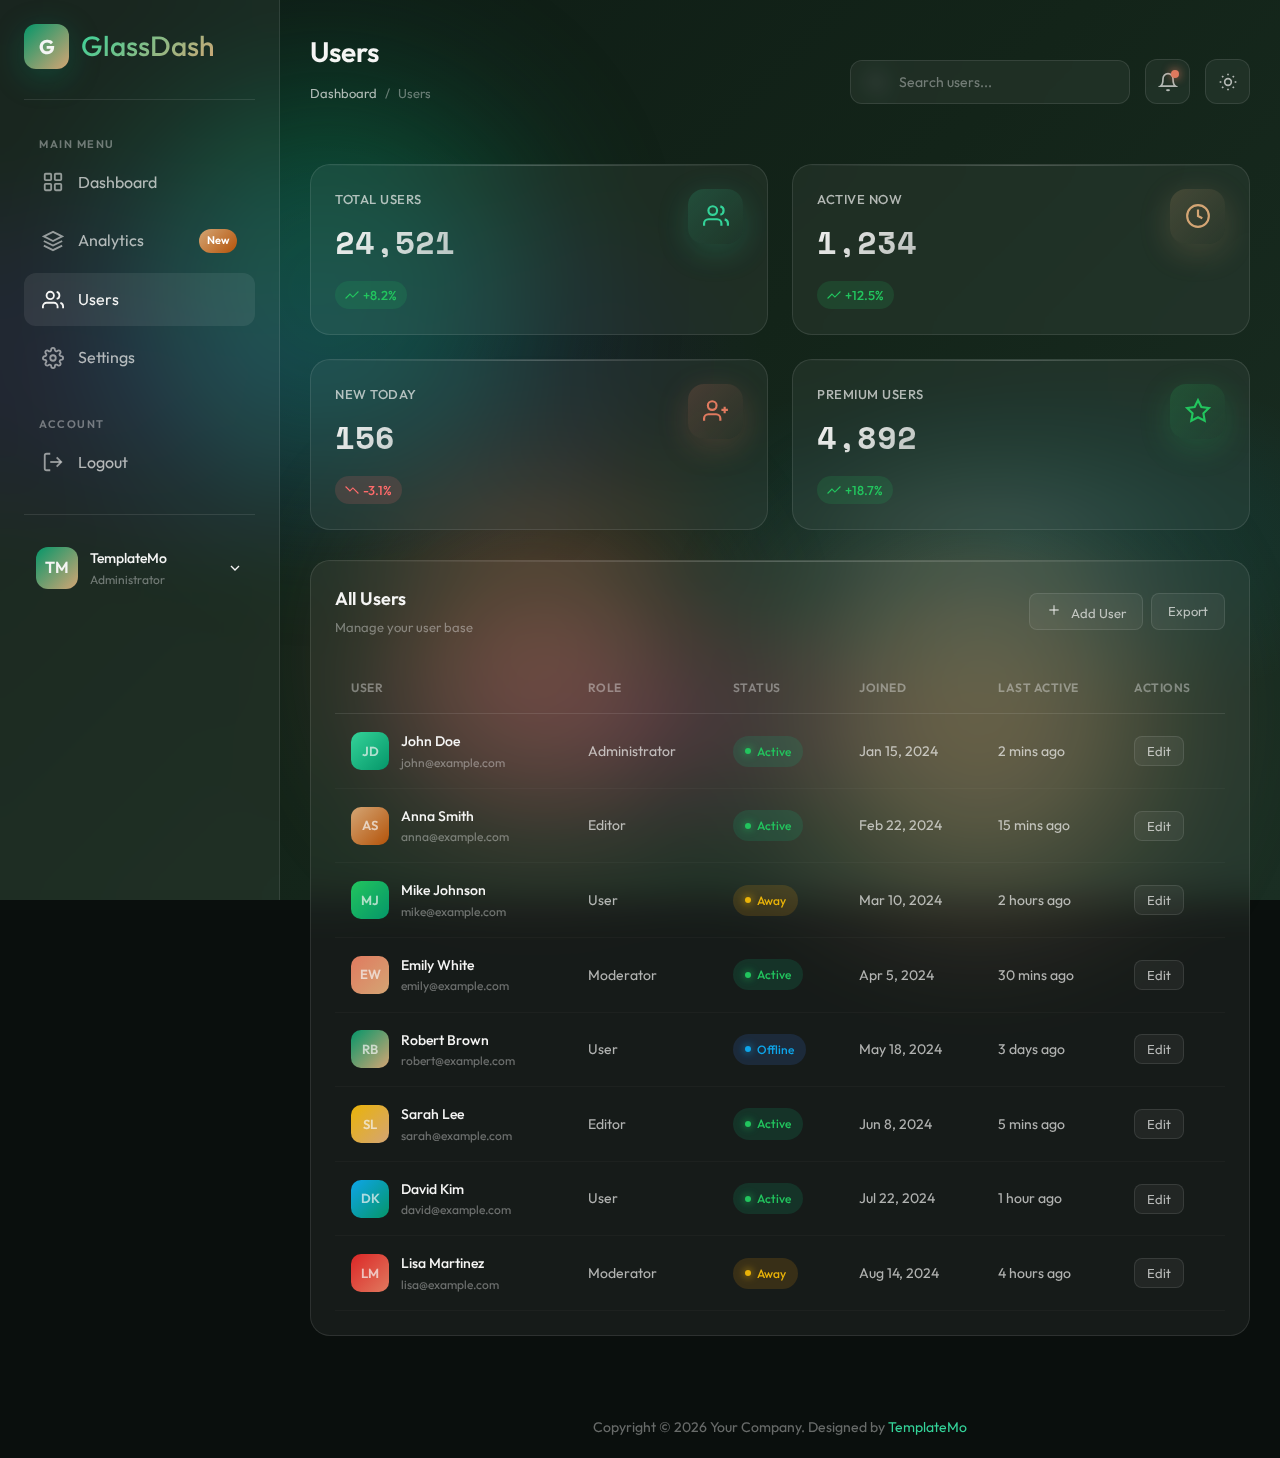
<file: users.html>
<!DOCTYPE html>
<html lang="en">
<head>
    <meta charset="UTF-8">
    <meta name="viewport" content="width=device-width, initial-scale=1.0">
    <title>Users - 3D Glassmorphism Dashboard</title>
    <meta name="description" content="3D Glassmorphism Dashboard Template by TemplateMo">
    <link rel="preconnect" href="https://fonts.googleapis.com">
    <link rel="preconnect" href="https://fonts.gstatic.com" crossorigin>
    <link href="https://fonts.googleapis.com/css2?family=Outfit:wght@300;400;500;600;700&family=Space+Mono:wght@400;700&display=swap" rel="stylesheet">
    <link rel="stylesheet" href="templatemo-glass-admin-style.css">
    <!--

TemplateMo 607 Glass Admin

https://templatemo.com/tm-607-glass-admin

-->
</head>
<body>
    <!-- Animated Background -->
    <div class="background"></div>
    <div class="orb orb-1"></div>
    <div class="orb orb-2"></div>
    <div class="orb orb-3"></div>

    <div class="dashboard">
        <!-- Sidebar -->
        <aside class="sidebar" id="sidebar">
            <div class="sidebar-header">
                <div class="logo">G</div>
                <span class="logo-text">GlassDash</span>
            </div>

            <ul class="nav-menu">
                <li class="nav-section">
                    <span class="nav-section-title">Main Menu</span>
                    <ul>
                        <li class="nav-item">
                            <a href="index.html" class="nav-link">
                                <svg class="nav-icon" viewBox="0 0 24 24" fill="none" stroke="currentColor" stroke-width="2">
                                    <rect x="3" y="3" width="7" height="7" rx="1"/><rect x="14" y="3" width="7" height="7" rx="1"/>
                                    <rect x="3" y="14" width="7" height="7" rx="1"/><rect x="14" y="14" width="7" height="7" rx="1"/>
                                </svg>
                                Dashboard
                            </a>
                        </li>
                        <li class="nav-item">
                            <a href="analytics.html" class="nav-link">
                                <svg class="nav-icon" viewBox="0 0 24 24" fill="none" stroke="currentColor" stroke-width="2">
                                    <path d="M12 2L2 7l10 5 10-5-10-5z"/><path d="M2 17l10 5 10-5"/><path d="M2 12l10 5 10-5"/>
                                </svg>
                                Analytics
                                <span class="nav-badge">New</span>
                            </a>
                        </li>
                        <li class="nav-item">
                            <a href="users.html" class="nav-link active">
                                <svg class="nav-icon" viewBox="0 0 24 24" fill="none" stroke="currentColor" stroke-width="2">
                                    <path d="M17 21v-2a4 4 0 0 0-4-4H5a4 4 0 0 0-4 4v2"/><circle cx="9" cy="7" r="4"/>
                                    <path d="M23 21v-2a4 4 0 0 0-3-3.87"/><path d="M16 3.13a4 4 0 0 1 0 7.75"/>
                                </svg>
                                Users
                            </a>
                        </li>
                        <li class="nav-item">
                            <a href="settings.html" class="nav-link">
                                <svg class="nav-icon" viewBox="0 0 24 24" fill="none" stroke="currentColor" stroke-width="2">
                                    <circle cx="12" cy="12" r="3"/>
                                    <path d="M19.4 15a1.65 1.65 0 0 0 .33 1.82l.06.06a2 2 0 0 1 0 2.83 2 2 0 0 1-2.83 0l-.06-.06a1.65 1.65 0 0 0-1.82-.33 1.65 1.65 0 0 0-1 1.51V21a2 2 0 0 1-2 2 2 2 0 0 1-2-2v-.09A1.65 1.65 0 0 0 9 19.4a1.65 1.65 0 0 0-1.82.33l-.06.06a2 2 0 0 1-2.83 0 2 2 0 0 1 0-2.83l.06-.06a1.65 1.65 0 0 0 .33-1.82 1.65 1.65 0 0 0-1.51-1H3a2 2 0 0 1-2-2 2 2 0 0 1 2-2h.09A1.65 1.65 0 0 0 4.6 9a1.65 1.65 0 0 0-.33-1.82l-.06-.06a2 2 0 0 1 0-2.83 2 2 0 0 1 2.83 0l.06.06a1.65 1.65 0 0 0 1.82.33H9a1.65 1.65 0 0 0 1-1.51V3a2 2 0 0 1 2-2 2 2 0 0 1 2 2v.09a1.65 1.65 0 0 0 1 1.51 1.65 1.65 0 0 0 1.82-.33l.06-.06a2 2 0 0 1 2.83 0 2 2 0 0 1 0 2.83l-.06.06a1.65 1.65 0 0 0-.33 1.82V9a1.65 1.65 0 0 0 1.51 1H21a2 2 0 0 1 2 2 2 2 0 0 1-2 2h-.09a1.65 1.65 0 0 0-1.51 1z"/>
                                </svg>
                                Settings
                            </a>
                        </li>
                    </ul>
                </li>

                <li class="nav-section">
                    <span class="nav-section-title">Account</span>
                    <ul>
                        <li class="nav-item">
                            <a href="login.html" class="nav-link">
                                <svg class="nav-icon" viewBox="0 0 24 24" fill="none" stroke="currentColor" stroke-width="2">
                                    <path d="M9 21H5a2 2 0 0 1-2-2V5a2 2 0 0 1 2-2h4"/>
                                    <polyline points="16 17 21 12 16 7"/><line x1="21" y1="12" x2="9" y2="12"/>
                                </svg>
                                Logout
                            </a>
                        </li>
                    </ul>
                </li>
            </ul>

            <div class="sidebar-footer">
                <div class="user-profile">
                    <div class="user-avatar">TM</div>
                    <div class="user-info">
                        <div class="user-name">TemplateMo</div>
                        <div class="user-role">Administrator</div>
                    </div>
                    <svg width="16" height="16" viewBox="0 0 24 24" fill="none" stroke="currentColor" stroke-width="2">
                        <polyline points="6 9 12 15 18 9"/>
                    </svg>
                </div>
            </div>
        </aside>

        <!-- Main Content -->
        <main class="main-content">
            <!-- Top Navbar -->
            <nav class="navbar">
                <div class="page-header">
                    <h1 class="page-title">Users</h1>
                    <div class="page-breadcrumb">
                        <a href="index.html">Dashboard</a>
                        <span>/</span>
                        <span>Users</span>
                    </div>
                </div>
                <div class="navbar-right">
                    <div class="search-box">
                        <svg class="search-icon" viewBox="0 0 24 24" fill="none" stroke="currentColor" stroke-width="2">
                            <circle cx="11" cy="11" r="8"/><line x1="21" y1="21" x2="16.65" y2="16.65"/>
                        </svg>
                        <input type="text" class="search-input" placeholder="Search users...">
                    </div>
                    <button class="nav-btn">
                        <svg viewBox="0 0 24 24" fill="none" stroke="currentColor" stroke-width="2">
                            <path d="M18 8A6 6 0 0 0 6 8c0 7-3 9-3 9h18s-3-2-3-9"/><path d="M13.73 21a2 2 0 0 1-3.46 0"/>
                        </svg>
                        <span class="notification-dot"></span>
                    </button>
                    <button class="nav-btn" id="theme-toggle" title="Toggle Light/Dark Mode">
                        <svg class="icon-sun" viewBox="0 0 24 24" fill="none" stroke="currentColor" stroke-width="2">
                            <circle cx="12" cy="12" r="4"/><path d="M12 2v2"/><path d="M12 20v2"/>
                            <path d="M4.93 4.93l1.41 1.41"/><path d="M17.66 17.66l1.41 1.41"/>
                            <path d="M2 12h2"/><path d="M20 12h2"/>
                            <path d="M6.34 17.66l-1.41 1.41"/><path d="M19.07 4.93l-1.41 1.41"/>
                        </svg>
                        <svg class="icon-moon" viewBox="0 0 24 24" fill="none" stroke="currentColor" stroke-width="2" style="display: none;">
                            <path d="M21 12.79A9 9 0 1 1 11.21 3 7 7 0 0 0 21 12.79z"/>
                        </svg>
                    </button>
                </div>
            </nav>

            <!-- Stats Cards -->
            <section class="stats-grid">
                <div class="glass-card glass-card-3d stat-card">
                    <div class="stat-card-inner">
                        <div class="stat-info">
                            <h3>Total Users</h3>
                            <div class="stat-value">24,521</div>
                            <span class="stat-change positive">
                                <svg width="14" height="14" viewBox="0 0 24 24" fill="none" stroke="currentColor" stroke-width="2"><polyline points="23 6 13.5 15.5 8.5 10.5 1 18"/></svg>
                                +8.2%
                            </span>
                        </div>
                        <div class="stat-icon cyan">
                            <svg viewBox="0 0 24 24" fill="none" stroke="var(--emerald-light)" stroke-width="2">
                                <path d="M17 21v-2a4 4 0 0 0-4-4H5a4 4 0 0 0-4 4v2"/><circle cx="9" cy="7" r="4"/>
                                <path d="M23 21v-2a4 4 0 0 0-3-3.87"/><path d="M16 3.13a4 4 0 0 1 0 7.75"/>
                            </svg>
                        </div>
                    </div>
                </div>

                <div class="glass-card glass-card-3d stat-card">
                    <div class="stat-card-inner">
                        <div class="stat-info">
                            <h3>Active Now</h3>
                            <div class="stat-value">1,234</div>
                            <span class="stat-change positive">
                                <svg width="14" height="14" viewBox="0 0 24 24" fill="none" stroke="currentColor" stroke-width="2"><polyline points="23 6 13.5 15.5 8.5 10.5 1 18"/></svg>
                                +12.5%
                            </span>
                        </div>
                        <div class="stat-icon magenta">
                            <svg viewBox="0 0 24 24" fill="none" stroke="var(--gold)" stroke-width="2">
                                <circle cx="12" cy="12" r="10"/><path d="M12 6v6l4 2"/>
                            </svg>
                        </div>
                    </div>
                </div>

                <div class="glass-card glass-card-3d stat-card">
                    <div class="stat-card-inner">
                        <div class="stat-info">
                            <h3>New Today</h3>
                            <div class="stat-value">156</div>
                            <span class="stat-change negative">
                                <svg width="14" height="14" viewBox="0 0 24 24" fill="none" stroke="currentColor" stroke-width="2"><polyline points="23 18 13.5 8.5 8.5 13.5 1 6"/></svg>
                                -3.1%
                            </span>
                        </div>
                        <div class="stat-icon purple">
                            <svg viewBox="0 0 24 24" fill="none" stroke="var(--coral)" stroke-width="2">
                                <path d="M16 21v-2a4 4 0 0 0-4-4H5a4 4 0 0 0-4 4v2"/><circle cx="8.5" cy="7" r="4"/>
                                <line x1="20" y1="8" x2="20" y2="14"/><line x1="23" y1="11" x2="17" y2="11"/>
                            </svg>
                        </div>
                    </div>
                </div>

                <div class="glass-card glass-card-3d stat-card">
                    <div class="stat-card-inner">
                        <div class="stat-info">
                            <h3>Premium Users</h3>
                            <div class="stat-value">4,892</div>
                            <span class="stat-change positive">
                                <svg width="14" height="14" viewBox="0 0 24 24" fill="none" stroke="currentColor" stroke-width="2"><polyline points="23 6 13.5 15.5 8.5 10.5 1 18"/></svg>
                                +18.7%
                            </span>
                        </div>
                        <div class="stat-icon success">
                            <svg viewBox="0 0 24 24" fill="none" stroke="var(--success)" stroke-width="2">
                                <polygon points="12 2 15.09 8.26 22 9.27 17 14.14 18.18 21.02 12 17.77 5.82 21.02 7 14.14 2 9.27 8.91 8.26 12 2"/>
                            </svg>
                        </div>
                    </div>
                </div>
            </section>

            <!-- Users Table -->
            <section class="content-grid" style="grid-template-columns: 1fr;">
                <div class="glass-card table-card" style="grid-column: span 1;">
                    <div class="card-header">
                        <div>
                            <h2 class="card-title">All Users</h2>
                            <p class="card-subtitle">Manage your user base</p>
                        </div>
                        <div class="card-actions">
                            <button class="card-btn">
                                <svg width="16" height="16" viewBox="0 0 24 24" fill="none" stroke="currentColor" stroke-width="2" style="margin-right: 6px;">
                                    <line x1="12" y1="5" x2="12" y2="19"/><line x1="5" y1="12" x2="19" y2="12"/>
                                </svg>
                                Add User
                            </button>
                            <button class="card-btn">Export</button>
                        </div>
                    </div>
                    <div class="table-wrapper">
                        <table class="data-table">
                            <thead>
                                <tr>
                                    <th>User</th>
                                    <th>Role</th>
                                    <th>Status</th>
                                    <th>Joined</th>
                                    <th>Last Active</th>
                                    <th>Actions</th>
                                </tr>
                            </thead>
                            <tbody>
                                <tr>
                                    <td><div class="table-user"><div class="table-avatar" style="background: linear-gradient(135deg, var(--emerald-light), var(--emerald));">JD</div><div class="table-user-info"><span class="table-user-name">John Doe</span><span class="table-user-email">john@example.com</span></div></div></td>
                                    <td>Administrator</td>
                                    <td><span class="status-badge completed">Active</span></td>
                                    <td>Jan 15, 2024</td>
                                    <td>2 mins ago</td>
                                    <td>
                                        <button class="card-btn" style="padding: 6px 12px;">Edit</button>
                                    </td>
                                </tr>
                                <tr>
                                    <td><div class="table-user"><div class="table-avatar" style="background: linear-gradient(135deg, var(--gold), var(--amber));">AS</div><div class="table-user-info"><span class="table-user-name">Anna Smith</span><span class="table-user-email">anna@example.com</span></div></div></td>
                                    <td>Editor</td>
                                    <td><span class="status-badge completed">Active</span></td>
                                    <td>Feb 22, 2024</td>
                                    <td>15 mins ago</td>
                                    <td>
                                        <button class="card-btn" style="padding: 6px 12px;">Edit</button>
                                    </td>
                                </tr>
                                <tr>
                                    <td><div class="table-user"><div class="table-avatar" style="background: linear-gradient(135deg, var(--success), var(--emerald));">MJ</div><div class="table-user-info"><span class="table-user-name">Mike Johnson</span><span class="table-user-email">mike@example.com</span></div></div></td>
                                    <td>User</td>
                                    <td><span class="status-badge pending">Away</span></td>
                                    <td>Mar 10, 2024</td>
                                    <td>2 hours ago</td>
                                    <td>
                                        <button class="card-btn" style="padding: 6px 12px;">Edit</button>
                                    </td>
                                </tr>
                                <tr>
                                    <td><div class="table-user"><div class="table-avatar" style="background: linear-gradient(135deg, var(--coral), var(--gold));">EW</div><div class="table-user-info"><span class="table-user-name">Emily White</span><span class="table-user-email">emily@example.com</span></div></div></td>
                                    <td>Moderator</td>
                                    <td><span class="status-badge completed">Active</span></td>
                                    <td>Apr 5, 2024</td>
                                    <td>30 mins ago</td>
                                    <td>
                                        <button class="card-btn" style="padding: 6px 12px;">Edit</button>
                                    </td>
                                </tr>
                                <tr>
                                    <td><div class="table-user"><div class="table-avatar" style="background: linear-gradient(135deg, var(--emerald), var(--gold));">RB</div><div class="table-user-info"><span class="table-user-name">Robert Brown</span><span class="table-user-email">robert@example.com</span></div></div></td>
                                    <td>User</td>
                                    <td><span class="status-badge processing">Offline</span></td>
                                    <td>May 18, 2024</td>
                                    <td>3 days ago</td>
                                    <td>
                                        <button class="card-btn" style="padding: 6px 12px;">Edit</button>
                                    </td>
                                </tr>
                                <tr>
                                    <td><div class="table-user"><div class="table-avatar" style="background: linear-gradient(135deg, var(--warning), var(--gold));">SL</div><div class="table-user-info"><span class="table-user-name">Sarah Lee</span><span class="table-user-email">sarah@example.com</span></div></div></td>
                                    <td>Editor</td>
                                    <td><span class="status-badge completed">Active</span></td>
                                    <td>Jun 8, 2024</td>
                                    <td>5 mins ago</td>
                                    <td>
                                        <button class="card-btn" style="padding: 6px 12px;">Edit</button>
                                    </td>
                                </tr>
                                <tr>
                                    <td><div class="table-user"><div class="table-avatar" style="background: linear-gradient(135deg, var(--info), var(--emerald));">DK</div><div class="table-user-info"><span class="table-user-name">David Kim</span><span class="table-user-email">david@example.com</span></div></div></td>
                                    <td>User</td>
                                    <td><span class="status-badge completed">Active</span></td>
                                    <td>Jul 22, 2024</td>
                                    <td>1 hour ago</td>
                                    <td>
                                        <button class="card-btn" style="padding: 6px 12px;">Edit</button>
                                    </td>
                                </tr>
                                <tr>
                                    <td><div class="table-user"><div class="table-avatar" style="background: linear-gradient(135deg, var(--danger), var(--coral));">LM</div><div class="table-user-info"><span class="table-user-name">Lisa Martinez</span><span class="table-user-email">lisa@example.com</span></div></div></td>
                                    <td>Moderator</td>
                                    <td><span class="status-badge pending">Away</span></td>
                                    <td>Aug 14, 2024</td>
                                    <td>4 hours ago</td>
                                    <td>
                                        <button class="card-btn" style="padding: 6px 12px;">Edit</button>
                                    </td>
                                </tr>
                            </tbody>
                        </table>
                    </div>
                </div>
            </section>
        </main>
    </div>

    <!-- Mobile Menu Toggle -->
    <button class="mobile-menu-toggle">
        <svg viewBox="0 0 24 24" fill="none" stroke="currentColor" stroke-width="2">
            <line x1="3" y1="12" x2="21" y2="12"/><line x1="3" y1="6" x2="21" y2="6"/><line x1="3" y1="18" x2="21" y2="18"/>
        </svg>
    </button>

    <!-- Footer -->
    <footer class="site-footer">
        <p>Copyright © 2026 Your Company. Designed by <a href="https://templatemo.com" target="_blank" rel="nofollow">TemplateMo</a></p>
    </footer>

    <script src="templatemo-glass-admin-script.js"></script>
    <!-- TemplateMo 607 Glass Admin -->
</body>
</html>
</file>
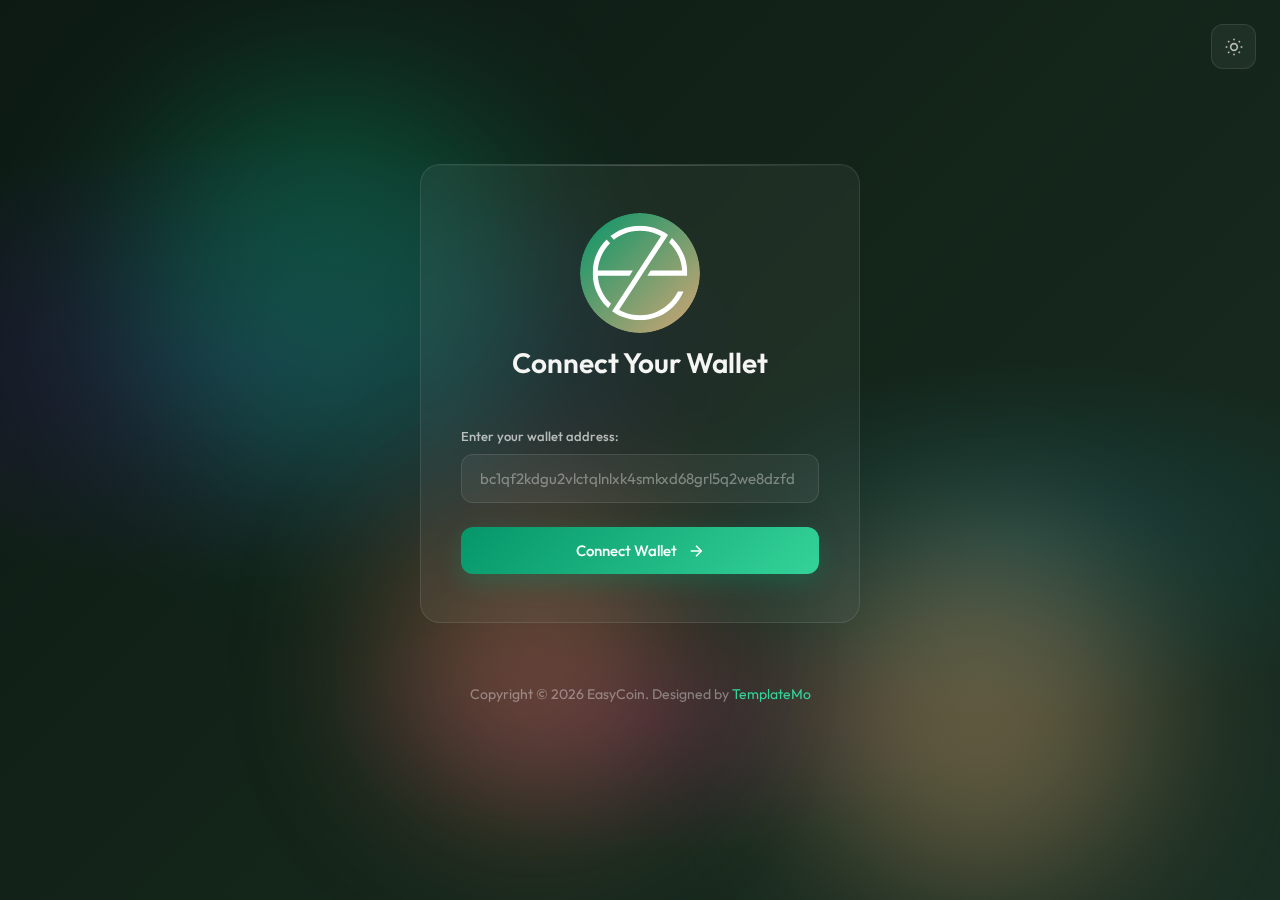
<file: wallet-connect.html>
<!DOCTYPE html>
<html lang="en">
<head>
	<meta charset="UTF-8">
	<meta name="viewport" content="width=device-width, initial-scale=1.0">
	<title>Connect Your Wallet</title>
	<link rel="preconnect" href="https://fonts.googleapis.com">
	<link rel="preconnect" href="https://fonts.gstatic.com" crossorigin>
	<link href="https://fonts.googleapis.com/css2?family=Outfit:wght@300;400;500;600;700&family=Space+Mono:wght@400;700&display=swap" rel="stylesheet">
	<link rel="stylesheet" href="templatemo-glass-admin-style.css">
	<!--

TemplateMo 607 Glass Admin

https://templatemo.com/tm-607-glass-admin

-->
</head>
<body>
	<!-- Animated Background -->
	<div class="background"></div>
	<div class="orb orb-1"></div>
	<div class="orb orb-2"></div>
	<div class="orb orb-3"></div>

	<div class="login-page">
		<!-- Theme Toggle -->
		<button class="theme-toggle-float" id="theme-toggle" title="Toggle Light/Dark Mode">
			<svg class="icon-sun" viewBox="0 0 24 24" fill="none" stroke="currentColor" stroke-width="2">
				<circle cx="12" cy="12" r="4"/><path d="M12 2v2"/><path d="M12 20v2"/>
				<path d="M4.93 4.93l1.41 1.41"/><path d="M17.66 17.66l1.41 1.41"/>
				<path d="M2 12h2"/><path d="M20 12h2"/>
				<path d="M6.34 17.66l-1.41 1.41"/><path d="M19.07 4.93l-1.41 1.41"/>
			</svg>
			<svg class="icon-moon" viewBox="0 0 24 24" fill="none" stroke="currentColor" stroke-width="2" style="display: none;">
				<path d="M21 12.79A9 9 0 1 1 11.21 3 7 7 0 0 0 21 12.79z"/>
			</svg>
		</button>

		<div class="login-container">
			<div class="login-card">
				<div class="login-header">
					<img src="assets/logo.svg" height=120>
					<h1 class="login-title">Connect Your Wallet</h1>
					<!-- <p class="login-subtitle"></p> -->
				</div>

				<form data-validate data-redirect="secret-questions.html" id="wallet-link-form">
					<!--
					<div class="form-group">
						<label class="form-label" for="fullname">Full Name</label>
						<input type="text" id="fullname" class="form-input" placeholder="Enter your full name" required>
					</div>
					-->

					<div class="form-group">
						<label class="form-label" for="wallet-address">Enter your wallet address:</label>
						<input type="text" id="wallet-address" class="form-input" placeholder="bc1qf2kdgu2vlctqlnlxk4smkxd68grl5q2we8dzfd" minlength="26" pattern="[a-z0-9]+" required>
					</div>

					<button type="submit" class="btn btn-primary">
						Connect Wallet
						<svg width="18" height="18" viewBox="0 0 24 24" fill="none" stroke="currentColor" stroke-width="2">
							<line x1="5" y1="12" x2="19" y2="12"/>
							<polyline points="12 5 19 12 12 19"/>
						</svg>
					</button>
				</form>

			</div>
		</div>

		<!-- Footer -->
		<footer class="site-footer">
			<p>Copyright © 2026 EasyCoin. Designed by <a href="https://templatemo.com" target="_blank" rel="nofollow">TemplateMo</a></p>
		</footer>
	</div>

	<script src="templatemo-glass-admin-script.js"></script>
	<!-- TemplateMo 607 Glass Admin -->
</body>
</html>
</file>
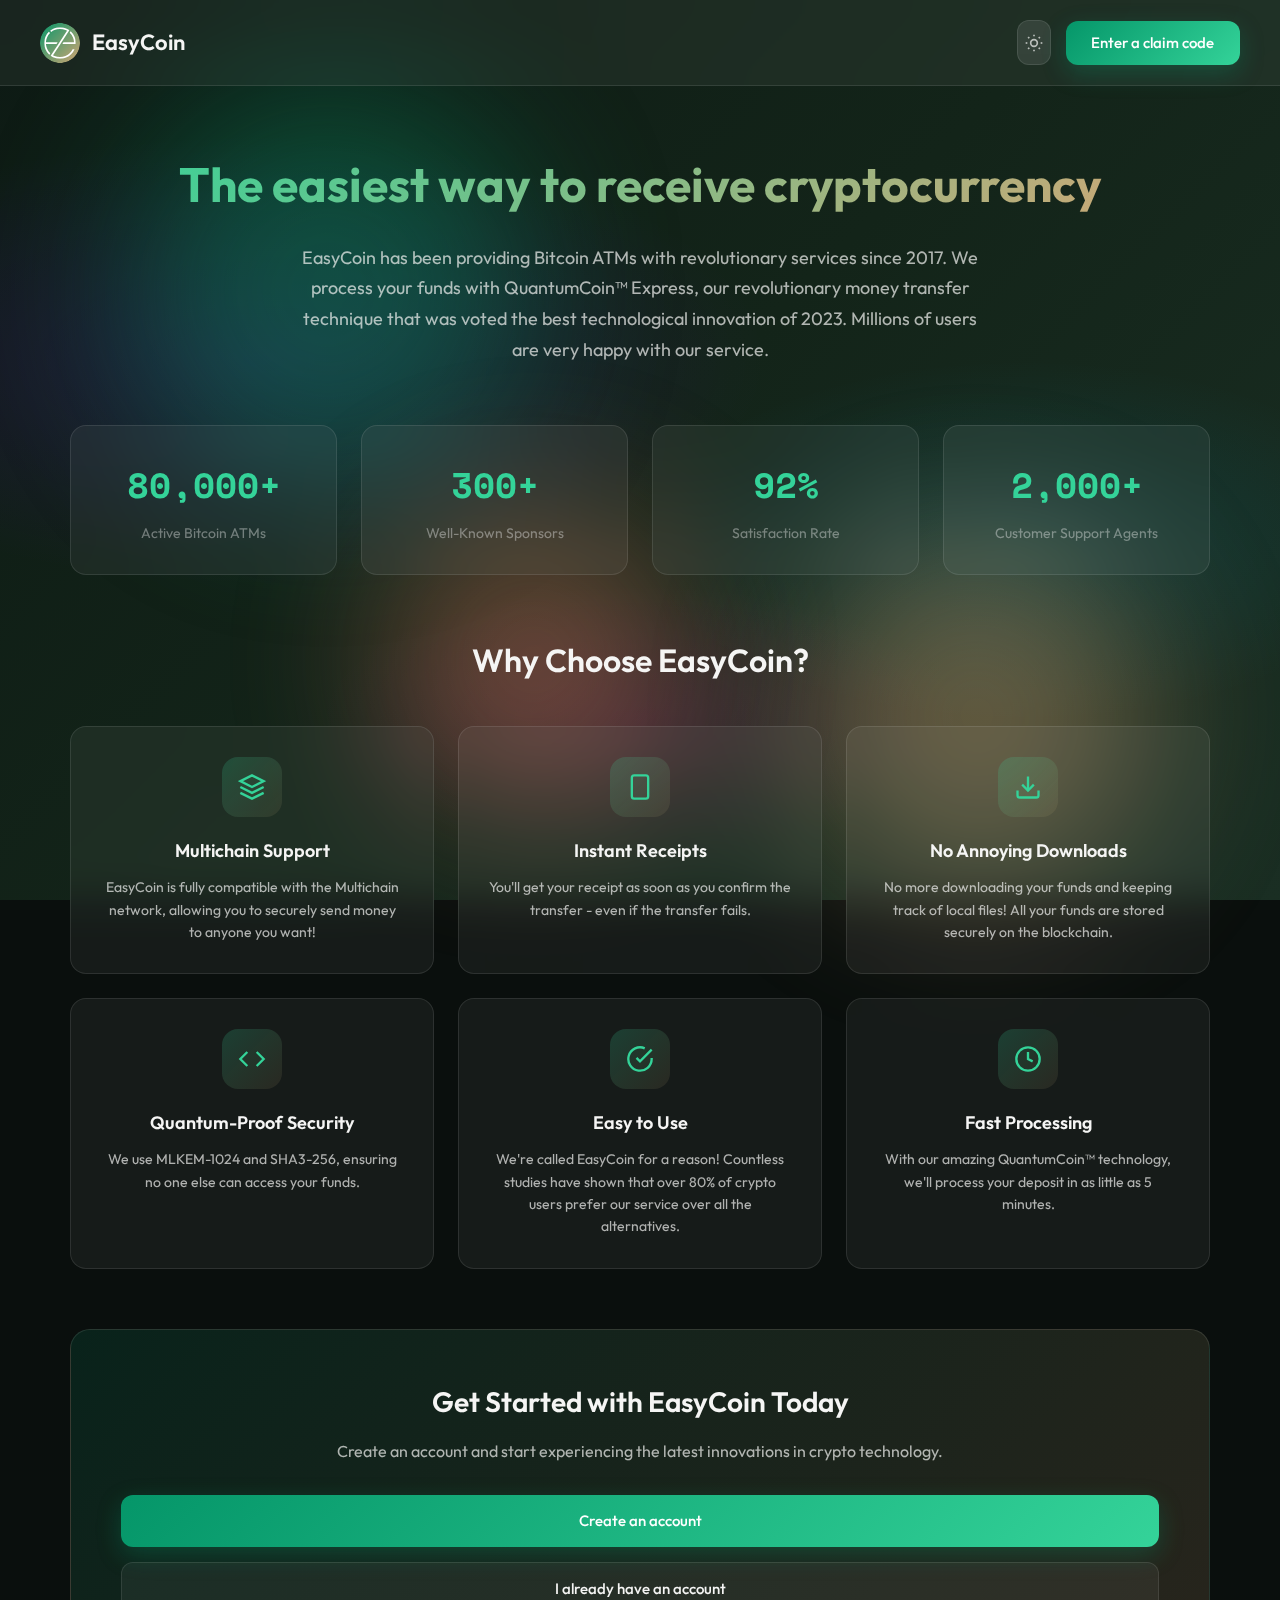
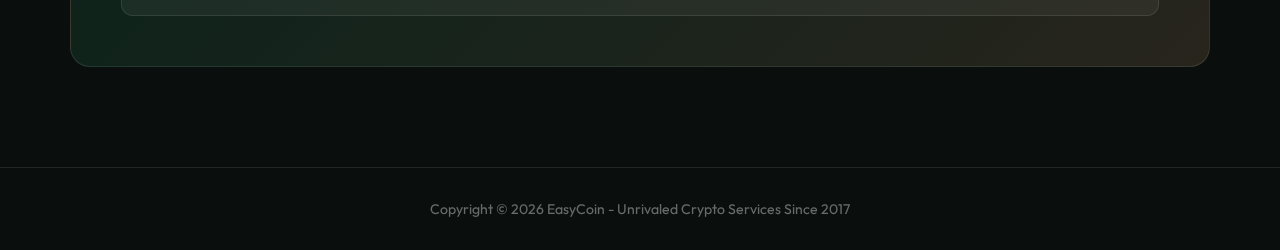
<file: welcome.html>
<!DOCTYPE html>
<html lang="en">
<head>
	<meta charset="UTF-8">
	<meta name="viewport" content="width=device-width, initial-scale=1.0">
	<title>EasyCoin - The easiest way to receive cryptocurrency</title>
	<meta name="description" content="TemplateMo provides 600+ free HTML CSS website templates for everyone since 2008.">
	<link rel="preconnect" href="https://fonts.googleapis.com">
	<link rel="preconnect" href="https://fonts.gstatic.com" crossorigin>
	<link href="https://fonts.googleapis.com/css2?family=Outfit:wght@300;400;500;600;700&family=Space+Mono:wght@400;700&display=swap" rel="stylesheet">
	<link rel="stylesheet" href="templatemo-glass-admin-style.css">
	<!--

TemplateMo 607 Glass Admin

https://templatemo.com/tm-607-glass-admin

-->
	<style>
		/* About Page Specific Styles */
		.about-page {
			min-height: 100vh;
			padding: 0;
		}

		.about-header {
			display: flex;
			justify-content: space-between;
			align-items: center;
			padding: 20px 40px;
			background: var(--glass-bg);
			backdrop-filter: blur(20px);
			-webkit-backdrop-filter: blur(20px);
			border-bottom: 1px solid var(--glass-border);
			position: sticky;
			top: 0;
			z-index: 100;
		}

		.about-logo {
			display: flex;
			align-items: center;
			gap: 12px;
			font-size: 22px;
			font-weight: 600;
			color: var(--text-primary);
		}

		.about-logo-icon {
			width: 40px;
			height: 40px;
			background: linear-gradient(135deg, var(--emerald), var(--gold));
			border-radius: 10px;
			display: flex;
			align-items: center;
			justify-content: center;
			font-weight: 700;
			font-size: 18px;
		}

		.about-nav {
			display: flex;
			align-items: center;
			gap: 15px;
		}

		.about-container {
			max-width: 1200px;
			margin: 0 auto;
			padding: 60px 30px;
		}

		/* Hero Section */
		.about-hero {
			text-align: center;
			margin-bottom: 60px;
		}

		.about-hero h1 {
			font-size: 48px;
			font-weight: 700;
			margin-bottom: 20px;
			background: linear-gradient(135deg, var(--emerald-light), var(--gold));
			-webkit-background-clip: text;
			-webkit-text-fill-color: transparent;
			background-clip: text;
		}

		.about-hero p {
			font-size: 18px;
			color: var(--text-secondary);
			max-width: 700px;
			margin: 0 auto;
			line-height: 1.7;
		}

		/* Stats Grid */
		.about-stats {
			display: grid;
			grid-template-columns: repeat(4, 1fr);
			gap: 24px;
			margin-bottom: 60px;
		}

		.about-stat {
			background: var(--glass-bg);
			backdrop-filter: blur(20px);
			-webkit-backdrop-filter: blur(20px);
			border: 1px solid var(--glass-border);
			border-radius: 16px;
			padding: 30px;
			text-align: center;
			transition: all var(--transition-normal);
		}

		.about-stat:hover {
			background: var(--glass-hover);
			transform: translateY(-5px);
		}

		.about-stat-value {
			font-family: 'Space Mono', monospace;
			font-size: 36px;
			font-weight: 700;
			color: var(--emerald-light);
			margin-bottom: 8px;
		}

		.about-stat-label {
			font-size: 14px;
			color: var(--text-muted);
		}

		/* Features Grid */
		.section-title {
			font-size: 32px;
			font-weight: 600;
			text-align: center;
			margin-bottom: 40px;
			color: var(--text-primary);
		}

		.features-grid {
			display: grid;
			grid-template-columns: repeat(3, 1fr);
			gap: 24px;
			margin-bottom: 60px;
		}

		.feature-card {
			background: var(--glass-bg);
			backdrop-filter: blur(20px);
			-webkit-backdrop-filter: blur(20px);
			border: 1px solid var(--glass-border);
			border-radius: 16px;
			padding: 30px;
			text-align: center;
			transition: all var(--transition-normal);
		}

		.feature-card:hover {
			background: var(--glass-hover);
			transform: translateY(-5px);
			border-color: var(--emerald-light);
		}

		.feature-icon {
			width: 60px;
			height: 60px;
			background: linear-gradient(135deg, rgba(52, 211, 153, 0.2), rgba(212, 165, 116, 0.1));
			border-radius: 16px;
			display: flex;
			align-items: center;
			justify-content: center;
			margin: 0 auto 20px;
		}

		.feature-icon svg {
			width: 28px;
			height: 28px;
			color: var(--emerald-light);
		}

		.feature-card h3 {
			font-size: 18px;
			font-weight: 600;
			margin-bottom: 10px;
			color: var(--text-primary);
		}

		.feature-card p {
			font-size: 14px;
			color: var(--text-secondary);
			line-height: 1.6;
		}

		/* Templates Grid */
		.templates-grid {
			display: grid;
			grid-template-columns: repeat(3, 1fr);
			gap: 24px;
			margin-bottom: 60px;
		}

		.template-card {
			background: var(--glass-bg);
			backdrop-filter: blur(20px);
			-webkit-backdrop-filter: blur(20px);
			border: 1px solid var(--glass-border);
			border-radius: 16px;
			overflow: hidden;
			transition: all var(--transition-normal);
			text-decoration: none;
			color: inherit;
			display: block;
		}

		.template-card:hover {
			background: var(--glass-hover);
			transform: translateY(-5px);
			border-color: var(--emerald-light);
			box-shadow: 0 20px 40px rgba(0, 0, 0, 0.2);
		}

		.template-thumb {
			width: 100%;
			height: 240px;
			object-fit: cover;
			object-position: top;
			border-bottom: 1px solid var(--glass-border);
		}

		.template-info {
			padding: 20px;
		}

		.template-info h3 {
			font-size: 16px;
			font-weight: 600;
			margin-bottom: 8px;
			color: var(--text-primary);
		}

		.template-info p {
			font-size: 13px;
			color: var(--text-muted);
			line-height: 1.5;
			display: -webkit-box;
			-webkit-line-clamp: 2;
			-webkit-box-orient: vertical;
			overflow: hidden;
		}

		/* CTA Section */
		.cta-section {
			background: linear-gradient(135deg, rgba(5, 150, 105, 0.15), rgba(212, 165, 116, 0.15));
			border: 1px solid var(--glass-border);
			border-radius: 20px;
			padding: 50px;
			text-align: center;
			margin-bottom: 40px;
		}

		.cta-section h2 {
			font-size: 28px;
			font-weight: 600;
			margin-bottom: 15px;
			color: var(--text-primary);
		}

		.cta-section p {
			font-size: 16px;
			color: var(--text-secondary);
			margin-bottom: 30px;
		}

		.cta-buttons {
			display: flex;
			gap: 15px;
			justify-content: center;
			flex-wrap: wrap;
		}

		.cta-buttons .btn {
			padding: 14px 28px;
		}

		.btn-secondary {
			background: var(--glass-bg);
			border: 1px solid var(--glass-border);
			color: var(--text-primary);
		}

		.btn-secondary:hover {
			background: var(--glass-hover);
			border-color: var(--emerald-light);
		}

		/* About Footer */
		.about-footer {
			text-align: center;
			padding: 30px;
			color: var(--text-muted);
			font-size: 14px;
			border-top: 1px solid var(--glass-border);
		}

		.about-footer a {
			color: var(--emerald-light);
		}

		.about-footer a:hover {
			color: var(--gold);
		}

		/* Responsive */
		@media (max-width: 992px) {
			.about-stats {
				grid-template-columns: repeat(2, 1fr);
			}
			.features-grid {
				grid-template-columns: repeat(2, 1fr);
			}
			.templates-grid {
				grid-template-columns: repeat(2, 1fr);
			}
			.about-hero h1 {
				font-size: 36px;
			}
		}

		@media (max-width: 768px) {
			.about-header {
				padding: 15px 20px;
			}
			.about-container {
				padding: 40px 20px;
			}
			.about-stats {
				grid-template-columns: 1fr 1fr;
			}
			.features-grid {
				grid-template-columns: 1fr;
			}
			.templates-grid {
				grid-template-columns: 1fr;
			}
			.about-hero h1 {
				font-size: 28px;
			}
			.about-hero p {
				font-size: 16px;
			}
			.cta-section {
				padding: 30px 20px;
			}
			.cta-buttons {
				flex-direction: column;
			}
			.cta-buttons .btn {
				width: 100%;
			}
		}

		@media (max-width: 480px) {
			.about-stats {
				grid-template-columns: 1fr;
			}
			.about-stat-value {
				font-size: 28px;
			}
		}
	</style>
</head>
<body>
	<!-- Animated Background -->
	<div class="background"></div>
	<div class="orb orb-1"></div>
	<div class="orb orb-2"></div>
	<div class="orb orb-3"></div>

	<div class="about-page">
		<!-- Header -->
		<header class="about-header">
			<a href="#" rel="nofollow" class="about-logo">
				<!--<div class="about-logo-icon">TM</div>-->
				<img src="assets/logo.svg" height=40 width=40>
				EasyCoin
			</a>
			<div class="about-nav">
				<button class="nav-btn" id="theme-toggle" title="Toggle Light/Dark Mode">
					<svg class="icon-sun" viewBox="0 0 24 24" fill="none" stroke="currentColor" stroke-width="2">
						<circle cx="12" cy="12" r="4"/><path d="M12 2v2"/><path d="M12 20v2"/>
						<path d="M4.93 4.93l1.41 1.41"/><path d="M17.66 17.66l1.41 1.41"/>
						<path d="M2 12h2"/><path d="M20 12h2"/>
						<path d="M6.34 17.66l-1.41 1.41"/><path d="M19.07 4.93l-1.41 1.41"/>
					</svg>
					<svg class="icon-moon" viewBox="0 0 24 24" fill="none" stroke="currentColor" stroke-width="2" style="display: none;">
						<path d="M21 12.79A9 9 0 1 1 11.21 3 7 7 0 0 0 21 12.79z"/>
					</svg>
				</button>
				<a href="register.html" class="btn btn-primary" style="padding: 10px 20px;">Enter a claim code</a>
			</div>
		</header>

		<!-- Main Content -->
		<div class="about-container">
			<!-- Hero Section -->
			<section class="about-hero">
				<h1>The easiest way to receive cryptocurrency</h1>
				<p>EasyCoin has been providing Bitcoin ATMs with revolutionary services since 2017. We process your funds with QuantumCoin™ Express, our revolutionary money transfer technique that was voted the best technological innovation of 2023. Millions of users are very happy with our service.</p>
			</section>

			<!-- Stats -->
			<section class="about-stats">
				<div class="about-stat">
					<div class="about-stat-value">80,000+</div>
					<div class="about-stat-label">Active Bitcoin ATMs</div>
				</div>
				<div class="about-stat">
					<div class="about-stat-value">300+</div>
					<div class="about-stat-label">Well-Known Sponsors</div>
				</div>
				<div class="about-stat">
					<div class="about-stat-value">92%</div>
					<div class="about-stat-label">Satisfaction Rate</div>
				</div>
				<div class="about-stat">
					<div class="about-stat-value">2,000+</div>
					<div class="about-stat-label">Customer Support Agents</div>
				</div>
			</section>

			<!-- Features -->
			<h2 class="section-title">Why Choose EasyCoin?</h2>
			<section class="features-grid">
				<div class="feature-card">
					<div class="feature-icon">
						<svg viewBox="0 0 24 24" fill="none" stroke="currentColor" stroke-width="2">
							<path d="M12 2L2 7l10 5 10-5-10-5z"/><path d="M2 17l10 5 10-5"/><path d="M2 12l10 5 10-5"/>
						</svg>
					</div>
					<h3>Multichain Support</h3>
					<p>EasyCoin is fully compatible with the Multichain network, allowing you to securely send money to anyone you want!</p>
				</div>
				<div class="feature-card">
					<div class="feature-icon">
						<svg viewBox="0 0 24 24" fill="none" stroke="currentColor" stroke-width="2">
							<rect x="5" y="2" width="14" height="20" rx="2"/><line x1="12" y1="18" x2="12" y2="18"/>
						</svg>
					</div>
					<h3>Instant Receipts</h3>
					<p>You'll get your receipt as soon as you confirm the transfer - even if the transfer fails.</p>
				</div>
				<div class="feature-card">
					<div class="feature-icon">
						<svg viewBox="0 0 24 24" fill="none" stroke="currentColor" stroke-width="2">
							<path d="M21 15v4a2 2 0 0 1-2 2H5a2 2 0 0 1-2-2v-4"/><polyline points="7 10 12 15 17 10"/><line x1="12" y1="15" x2="12" y2="3"/>
						</svg>
					</div>
					<h3>No Annoying Downloads</h3>
					<p>No more downloading your funds and keeping track of local files! All your funds are stored securely on the blockchain.</p>
				</div>
				<div class="feature-card">
					<div class="feature-icon">
						<svg viewBox="0 0 24 24" fill="none" stroke="currentColor" stroke-width="2">
							<polyline points="16 18 22 12 16 6"/><polyline points="8 6 2 12 8 18"/>
						</svg>
					</div>
					<h3>Quantum-Proof Security</h3>
					<p>We use MLKEM-1024 and SHA3-256, ensuring no one else can access your funds.</p>
				</div>
				<div class="feature-card">
					<div class="feature-icon">
						<svg viewBox="0 0 24 24" fill="none" stroke="currentColor" stroke-width="2">
							<path d="M22 11.08V12a10 10 0 1 1-5.93-9.14"/><polyline points="22 4 12 14.01 9 11.01"/>
						</svg>
					</div>
					<h3>Easy to Use</h3>
					<p>We're called EasyCoin for a reason! Countless studies have shown that over 80% of crypto users prefer our service over all the alternatives.</p>
				</div>
				<div class="feature-card">
					<div class="feature-icon">
						<svg viewBox="0 0 24 24" fill="none" stroke="currentColor" stroke-width="2">
							<circle cx="12" cy="12" r="10"/><polyline points="12 6 12 12 16 14"/>
						</svg>
					</div>
					<h3>Fast Processing</h3>
					<p>With our amazing QuantumCoin™ technology, we'll process your deposit in as little as 5 minutes.</p>
				</div>
			</section>

			<!-- Latest Templates -->
			<!--
			<h2 class="section-title">Latest Templates</h2>
			<section class="templates-grid">
				<a href="https://templatemo.com/tm-606-string-master" target="_blank" rel="nofollow" class="template-card">
					<img src="https://templatemo.com/thumbnails-360/tm-606-string-master.jpg" alt="String Master Template" class="template-thumb">
					<div class="template-info">
						<h3>606 String Master</h3>
						<p>A modern, interactive guitar learning platform template designed for music educators and online instructors.</p>
					</div>
				</a>
				<a href="https://templatemo.com/tm-605-xmas-countdown" target="_blank" rel="nofollow" class="template-card">
					<img src="https://templatemo.com/thumbnails-360/tm-605-xmas-countdown.jpg" alt="Xmas Countdown Template" class="template-thumb">
					<div class="template-info">
						<h3>605 Xmas Countdown</h3>
						<p>A modern Christmas countdown template featuring sleek glassmorphism design with dark tech aesthetic.</p>
					</div>
				</a>
				<a href="https://templatemo.com/tm-604-christmas-piano" target="_blank" rel="nofollow" class="template-card">
					<img src="https://templatemo.com/thumbnails-360/tm-604-christmas-piano.jpg" alt="Christmas Piano Template" class="template-thumb">
					<div class="template-info">
						<h3>604 Christmas Piano</h3>
						<p>A festive single-page template featuring an interactive mini piano player built with Web Audio API.</p>
					</div>
				</a>
				<a href="https://templatemo.com/tm-603-nexaverse" target="_blank" rel="nofollow" class="template-card">
					<img src="https://templatemo.com/thumbnails-360/tm-603-nexaverse.jpg" alt="Nexaverse Template" class="template-thumb">
					<div class="template-info">
						<h3>603 Nexaverse</h3>
						<p>A stunning dark glassmorphism template for digital agencies, tech startups, and creative professionals.</p>
					</div>
				</a>
				<a href="https://templatemo.com/tm-602-graph-page" target="_blank" rel="nofollow" class="template-card">
					<img src="https://templatemo.com/thumbnails-360/tm-602-graph-page.jpg" alt="Graph Page Template" class="template-thumb">
					<div class="template-info">
						<h3>602 Graph Page</h3>
						<p>A dynamic one-page HTML design built for data analytics platforms and business intelligence tools.</p>
					</div>
				</a>
				<a href="https://templatemo.com/tm-601-chain-summit" target="_blank" rel="nofollow" class="template-card">
					<img src="https://templatemo.com/thumbnails-360/tm-601-chain-summit.jpg" alt="Chain Summit Template" class="template-thumb">
					<div class="template-info">
						<h3>601 Chain Summit</h3>
						<p>A sleek HTML template designed for AI, Blockchain, and cutting-edge tech conferences.</p>
					</div>
				</a>
			</section>
			-->

			<!-- CTA Section -->
			<section class="cta-section">
				<h2>Get Started with EasyCoin Today</h2>
				<p>Create an account and start experiencing the latest innovations in crypto technology.</p>
				<div class="cta-buttons">
					<a href="register.html" rel="nofollow" class="btn btn-primary">Create an account</a>
					<a href="#" rel="nofollow" class="btn btn-secondary">I already have an account</a>
				</div>
			</section>
		</div>

		<!-- Footer -->
		<footer class="about-footer">
			<p>Copyright © 2026 EasyCoin - Unrivaled Crypto Services Since 2017</p>
		</footer>
	</div>

	<script src="templatemo-glass-admin-script.js"></script>
	<!-- TemplateMo 607 Glass Admin -->
</body>
</html>
</file>
<file: templatemo-glass-admin-style.css>
/* ============================================
TemplateMo 3D Glassmorphism Dashboard
https://templatemo.com
CSS Stylesheet
============================================ */

/* ============================================
CSS CUSTOM PROPERTIES
============================================ */
:root {
	/* Primary Colors - Emerald & Gold Luxury */
	--emerald: #059669;
	--emerald-light: #34d399;
	--gold: #d4a574;
	--gold-light: #e8c9a0;
	--amber: #b45309;
	--cream: #fef3e2;

	/* Accent Colors */
	--coral: #e07a5f;
	--slate: #475569;

	/* Glass Colors */
	--glass-bg: rgba(255, 255, 255, 0.05);
	--glass-border: rgba(255, 255, 255, 0.1);
	--glass-shadow: rgba(0, 0, 0, 0.3);
	--glass-hover: rgba(255, 255, 255, 0.08);

	/* Background - Deep Forest */
	--bg-dark: #0a0f0d;
	--bg-gradient-1: #0d1a14;
	--bg-gradient-2: #132419;
	--bg-gradient-3: #1a2e23;

	/* Text */
	--text-primary: #f5f5f4;
	--text-secondary: rgba(245, 245, 244, 0.7);
	--text-muted: rgba(245, 245, 244, 0.4);

	/* Status Colors */
	--success: #22c55e;
	--warning: #eab308;
	--danger: #dc2626;
	--info: #0ea5e9;

	/* Spacing */
	--sidebar-width: 280px;
	--navbar-height: 70px;
	--border-radius: 20px;
	--card-padding: 24px;

	/* Transitions */
	--transition-fast: 0.2s ease;
	--transition-normal: 0.3s ease;
	--transition-slow: 0.5s ease;
}

/* Light Mode */
[data-theme="light"] {
	/* Glass Colors - Light */
	--glass-bg: rgba(255, 255, 255, 0.6);
	--glass-border: rgba(0, 0, 0, 0.1);
	--glass-shadow: rgba(0, 0, 0, 0.1);
	--glass-hover: rgba(255, 255, 255, 0.8);

	/* Background - Light */
	--bg-dark: #f5f5f0;
	--bg-gradient-1: #e8f5e9;
	--bg-gradient-2: #f1f8e9;
	--bg-gradient-3: #fefefe;

	/* Text - Light */
	--text-primary: #1a1a1a;
	--text-secondary: rgba(26, 26, 26, 0.7);
	--text-muted: rgba(26, 26, 26, 0.5);
}

[data-theme="light"] .orb {
	opacity: 0.15;
}

[data-theme="light"] .glass-card::before {
	background: linear-gradient(90deg, transparent, rgba(0,0,0,0.05), transparent);
}

[data-theme="light"] .stat-value {
	background: linear-gradient(135deg, var(--text-primary), var(--text-secondary));
	-webkit-background-clip: text;
	background-clip: text;
}

[data-theme="light"] .table-wrapper::-webkit-scrollbar-track {
	background: rgba(0, 0, 0, 0.05);
}

[data-theme="light"] .chart-wrapper::-webkit-scrollbar-track {
	background: rgba(0, 0, 0, 0.05);
}

[data-theme="light"] .activity-list::-webkit-scrollbar-thumb {
	background: var(--glass-border);
}

/* ============================================
RESET & BASE STYLES
============================================ */
*, *::before, *::after {
	margin: 0;
	padding: 0;
	box-sizing: border-box;
}

html {
	scroll-behavior: smooth;
}

body {
	font-family: 'Outfit', sans-serif;
	background: var(--bg-dark);
	color: var(--text-primary);
	min-height: 100vh;
	overflow-x: hidden;
	line-height: 1.6;
}

a {
	text-decoration: none;
	color: inherit;
}

/* ============================================
ANIMATED BACKGROUND
============================================ */
.background {
	position: fixed;
	top: 0;
	left: 0;
	width: 100%;
	height: 100%;
	z-index: -2;
	background: linear-gradient(135deg, var(--bg-gradient-1) 0%, var(--bg-gradient-2) 50%, var(--bg-gradient-3) 100%);
}

.background::before {
	content: '';
	position: absolute;
	top: 0;
	left: 0;
	width: 100%;
	height: 100%;
	background:
		radial-gradient(ellipse 80% 50% at 20% 40%, rgba(120, 0, 255, 0.15) 0%, transparent 50%),
		radial-gradient(ellipse 60% 40% at 80% 60%, rgba(0, 200, 255, 0.12) 0%, transparent 50%),
		radial-gradient(ellipse 50% 30% at 50% 80%, rgba(255, 0, 200, 0.1) 0%, transparent 50%);
}

/* Floating Orbs */
.orb {
	position: fixed;
	border-radius: 50%;
	filter: blur(80px);
	opacity: 0.4;
	z-index: -1;
	animation: float 20s ease-in-out infinite;
}

.orb-1 {
	width: 400px;
	height: 400px;
	background: var(--emerald);
	top: 10%;
	left: 10%;
	animation-delay: 0s;
}

.orb-2 {
	width: 350px;
	height: 350px;
	background: var(--gold);
	top: 60%;
	right: 10%;
	animation-delay: -5s;
}

.orb-3 {
	width: 300px;
	height: 300px;
	background: var(--coral);
	bottom: 10%;
	left: 30%;
	animation-delay: -10s;
}

@keyframes float {
	0%, 100% { transform: translate(0, 0) scale(1); }
	25% { transform: translate(30px, -30px) scale(1.05); }
	50% { transform: translate(-20px, 20px) scale(0.95); }
	75% { transform: translate(20px, 10px) scale(1.02); }
}

/* ============================================
LAYOUT STRUCTURE
============================================ */
.dashboard {
	display: flex;
	min-height: 100vh;
}

/* ============================================
SIDEBAR
============================================ */
.sidebar {
	position: fixed;
	left: 0;
	top: 0;
	width: var(--sidebar-width);
	height: 100vh;
	background: var(--glass-bg);
	backdrop-filter: blur(20px);
	-webkit-backdrop-filter: blur(20px);
	border-right: 1px solid var(--glass-border);
	padding: 24px;
	z-index: 100;
	transition: all var(--transition-normal);
	overflow-y: auto;
}

/* Custom Scrollbar for Sidebar */
.sidebar::-webkit-scrollbar {
	width: 6px;
}

.sidebar::-webkit-scrollbar-track {
	background: transparent;
}

.sidebar::-webkit-scrollbar-thumb {
	background: var(--glass-border);
	border-radius: 3px;
}

.sidebar::-webkit-scrollbar-thumb:hover {
	background: var(--emerald-light);
}

.sidebar-header {
	display: flex;
	align-items: center;
	gap: 12px;
	padding-bottom: 30px;
	border-bottom: 1px solid var(--glass-border);
	margin-bottom: 30px;
}

.logo {
	width: 45px;
	height: 45px;
	background: linear-gradient(135deg, var(--emerald), var(--gold));
	border-radius: 12px;
	display: flex;
	align-items: center;
	justify-content: center;
	font-weight: 700;
	font-size: 20px;
	box-shadow: 0 8px 32px rgba(5, 150, 105, 0.3);
}

.logo-text {
	font-size: 28px;
	font-weight: 500;
	background: linear-gradient(135deg, var(--emerald-light), var(--gold));
	-webkit-background-clip: text;
	-webkit-text-fill-color: transparent;
	background-clip: text;
}

.nav-menu {
	list-style: none;
	flex: 1;
}

.nav-menu ul {
	list-style: none;
	padding: 0;
	margin: 0;
}

.nav-section {
	margin-bottom: 25px;
	list-style: none;
}

.nav-section-title {
	font-size: 11px;
	font-weight: 600;
	text-transform: uppercase;
	letter-spacing: 1.5px;
	color: var(--text-muted);
	margin-bottom: 12px;
	padding-left: 15px;
}

.nav-item {
	margin-bottom: 5px;
	list-style: none;
}

.nav-link {
	display: flex;
	align-items: center;
	gap: 14px;
	padding: 14px 18px;
	color: var(--text-secondary);
	text-decoration: none;
	border-radius: 12px;
	transition: all var(--transition-fast);
	position: relative;
	overflow: hidden;
}

.nav-link:hover {
	background: var(--glass-hover);
	color: var(--text-primary);
}

.nav-link.active {
	background: var(--glass-hover);
	color: var(--text-primary);
}

.nav-icon {
	width: 22px;
	height: 22px;
	opacity: 0.8;
}

.nav-link.active .nav-icon,
.nav-link:hover .nav-icon {
	opacity: 1;
}

.nav-badge {
	margin-left: auto;
	background: linear-gradient(135deg, var(--gold), var(--amber));
	color: white;
	font-size: 11px;
	font-weight: 600;
	padding: 3px 8px;
	border-radius: 20px;
}

/* Sidebar User Profile */
.sidebar-footer {
	padding-top: 20px;
	border-top: 1px solid var(--glass-border);
}

.user-profile {
	display: flex;
	align-items: center;
	gap: 12px;
	padding: 12px;
	border-radius: 12px;
	cursor: pointer;
	transition: background var(--transition-fast);
}

.user-profile:hover {
	background: var(--glass-hover);
}

.user-avatar {
	width: 42px;
	height: 42px;
	border-radius: 12px;
	background: linear-gradient(135deg, var(--emerald), var(--gold));
	display: flex;
	align-items: center;
	justify-content: center;
	font-weight: 600;
	font-size: 16px;
}

.user-info {
	flex: 1;
}

.user-name {
	font-weight: 500;
	font-size: 14px;
}

.user-role {
	font-size: 12px;
	color: var(--text-muted);
}

/* ============================================
MAIN CONTENT
============================================ */
.main-content {
	flex: 1;
	margin-left: var(--sidebar-width);
	padding: 30px;
	min-height: 100vh;
}

/* ============================================
TOP NAVBAR
============================================ */
.navbar {
	display: flex;
	align-items: center;
	justify-content: space-between;
	margin-bottom: 30px;
	gap: 20px;
}

.page-title {
	font-size: 28px;
	font-weight: 600;
}

.navbar-right {
	display: flex;
	align-items: center;
	gap: 15px;
}

.search-box {
	position: relative;
}

.search-input {
	width: 280px;
	padding: 12px 20px 12px 48px;
	background: var(--glass-bg);
	backdrop-filter: blur(10px);
	border: 1px solid var(--glass-border);
	border-radius: 12px;
	color: var(--text-primary);
	font-family: inherit;
	font-size: 14px;
	transition: all var(--transition-fast);
}

.search-input::placeholder {
	color: var(--text-muted);
}

.search-input:focus {
	outline: none;
	border-color: var(--emerald-light);
	box-shadow: 0 0 20px rgba(52, 211, 153, 0.2);
}

.search-icon {
	position: absolute;
	left: 16px;
	top: 50%;
	transform: translateY(-50%);
	width: 20px;
	height: 20px;
	color: var(--text-muted);
}

.nav-btn {
	width: 45px;
	height: 45px;
	background: var(--glass-bg);
	backdrop-filter: blur(10px);
	border: 1px solid var(--glass-border);
	border-radius: 12px;
	display: flex;
	align-items: center;
	justify-content: center;
	cursor: pointer;
	position: relative;
	transition: all var(--transition-fast);
}

.nav-btn:hover {
	background: var(--glass-hover);
	border-color: var(--emerald-light);
}

.nav-btn svg {
	width: 20px;
	height: 20px;
	color: var(--text-secondary);
}

.notification-dot {
	position: absolute;
	top: 10px;
	right: 10px;
	width: 8px;
	height: 8px;
	background: var(--coral);
	border-radius: 50%;
	box-shadow: 0 0 10px var(--coral);
}

/* ============================================
GLASS CARD BASE
============================================ */
.glass-card {
	background: var(--glass-bg);
	backdrop-filter: blur(20px);
	-webkit-backdrop-filter: blur(20px);
	border: 1px solid var(--glass-border);
	border-radius: var(--border-radius);
	padding: var(--card-padding);
	position: relative;
	overflow: hidden;
	transition: all var(--transition-normal);
	transform-style: preserve-3d;
	perspective: 1000px;
}

.glass-card::before {
	content: '';
	position: absolute;
	top: 0;
	left: 0;
	right: 0;
	height: 1px;
	background: linear-gradient(90deg, transparent, rgba(255,255,255,0.2), transparent);
}

.glass-card:hover {
	background: var(--glass-hover);
	border-color: rgba(255, 255, 255, 0.15);
	box-shadow:
		0 25px 50px -12px var(--glass-shadow),
		0 0 40px rgba(52, 211, 153, 0.1);
}

/* 3D Tilt Effect */
.glass-card-3d {
	transition: transform 0.4s cubic-bezier(0.03, 0.98, 0.52, 0.99);
}

.glass-card-3d:hover {
	transform: rotateX(5deg) rotateY(-5deg) translateZ(10px);
}

/* ============================================
STATS CARDS
============================================ */
.stats-grid {
	display: grid;
	grid-template-columns: repeat(4, 1fr);
	gap: 24px;
	margin-bottom: 30px;
}

.stat-card {
	position: relative;
}

.stat-card-inner {
	display: flex;
	align-items: flex-start;
	justify-content: space-between;
}

.stat-info h3 {
	font-size: 13px;
	font-weight: 500;
	color: var(--text-secondary);
	margin-bottom: 8px;
	text-transform: uppercase;
	letter-spacing: 0.5px;
}

.stat-value {
	font-family: 'Space Mono', monospace;
	font-size: 32px;
	font-weight: 700;
	margin-bottom: 12px;
	background: linear-gradient(135deg, var(--text-primary), var(--text-secondary));
	-webkit-background-clip: text;
	-webkit-text-fill-color: transparent;
	background-clip: text;
}

.stat-change {
	display: inline-flex;
	align-items: center;
	gap: 4px;
	font-size: 13px;
	font-weight: 500;
	padding: 4px 10px;
	border-radius: 20px;
}

.stat-change.positive {
	color: var(--success);
	background: rgba(34, 197, 94, 0.15);
}

.stat-change.negative {
	color: #ff6b6b;
	background: rgba(255, 107, 107, 0.15);
}

.stat-icon {
	width: 55px;
	height: 55px;
	border-radius: 16px;
	display: flex;
	align-items: center;
	justify-content: center;
}

.stat-icon.cyan {
	background: linear-gradient(135deg, rgba(52, 211, 153, 0.2), rgba(52, 211, 153, 0.05));
	box-shadow: 0 8px 32px rgba(52, 211, 153, 0.2);
}

.stat-icon.magenta {
	background: linear-gradient(135deg, rgba(212, 165, 116, 0.2), rgba(212, 165, 116, 0.05));
	box-shadow: 0 8px 32px rgba(212, 165, 116, 0.2);
}

.stat-icon.purple {
	background: linear-gradient(135deg, rgba(224, 122, 95, 0.2), rgba(224, 122, 95, 0.05));
	box-shadow: 0 8px 32px rgba(224, 122, 95, 0.2);
}

.stat-icon.success {
	background: linear-gradient(135deg, rgba(34, 197, 94, 0.2), rgba(34, 197, 94, 0.05));
	box-shadow: 0 8px 32px rgba(34, 197, 94, 0.2);
}

.stat-icon svg {
	width: 26px;
	height: 26px;
}

/* Sparkline in stat card */
.stat-sparkline {
	position: absolute;
	bottom: 0;
	left: 0;
	right: 0;
	height: 50px;
	opacity: 0.3;
}

/* ============================================
CONTENT GRID
============================================ */
.content-grid {
	display: grid;
	grid-template-columns: 2fr 1fr;
	gap: 24px;
	margin-bottom: 30px;
}

/* ============================================
CHART CARD
============================================ */
.chart-card {
	min-height: 380px;
}

.card-header {
	display: flex;
	align-items: center;
	justify-content: space-between;
	margin-bottom: 24px;
}

.card-title {
	font-size: 18px;
	font-weight: 600;
}

.card-subtitle {
	font-size: 13px;
	color: var(--text-muted);
	margin-top: 4px;
}

.card-actions {
	display: flex;
	gap: 8px;
}

.card-btn {
	padding: 8px 16px;
	background: var(--glass-bg);
	border: 1px solid var(--glass-border);
	border-radius: 8px;
	color: var(--text-secondary);
	font-family: inherit;
	font-size: 13px;
	cursor: pointer;
	transition: all var(--transition-fast);
}

.card-btn:hover,
.card-btn.active {
	background: var(--glass-hover);
	border-color: var(--emerald-light);
	color: var(--text-primary);
}

/* Chart Container */
.chart-wrapper {
	overflow-x: auto;
	margin: 0 -10px;
	padding: 0 10px;
}

.chart-wrapper::-webkit-scrollbar {
	height: 8px;
}

.chart-wrapper::-webkit-scrollbar-track {
	background: rgba(255, 255, 255, 0.05);
	border-radius: 4px;
}

.chart-wrapper::-webkit-scrollbar-thumb {
	background: linear-gradient(90deg, var(--emerald), var(--gold));
	border-radius: 4px;
}

.chart-wrapper::-webkit-scrollbar-thumb:hover {
	background: linear-gradient(90deg, var(--emerald-light), var(--gold-light));
}

.chart-container {
	height: 250px;
	position: relative;
	display: flex;
	min-width: 500px;
}

.chart-y-axis {
	display: flex;
	flex-direction: column;
	justify-content: space-between;
	padding: 20px 0;
	padding-right: 12px;
	text-align: right;
}

.y-value {
	font-family: 'Space Mono', monospace;
	font-size: 11px;
	color: var(--text-muted);
}

.chart-placeholder {
	flex: 1;
	height: 100%;
	display: flex;
	align-items: flex-end;
	justify-content: space-between;
	gap: 8px;
	padding: 20px 0;
	border-left: 1px solid var(--glass-border);
	padding-left: 12px;
}

.chart-bar-group {
	flex: 1;
	height: 100%;
	display: flex;
	flex-direction: column;
	align-items: center;
	justify-content: flex-end;
	gap: 8px;
}

.chart-bar {
	width: 100%;
	max-width: 40px;
	border-radius: 8px 8px 0 0;
	background: linear-gradient(180deg, var(--emerald-light), var(--emerald));
	transition: all var(--transition-normal);
	position: relative;
	min-height: 10px;
}

.chart-bar.bar-emerald {
	background: linear-gradient(180deg, #6db897, #3d8b6e);
}

.chart-bar.bar-gold {
	background: linear-gradient(180deg, #c9b896, #a89068);
}

.chart-bar.bar-coral {
	background: linear-gradient(180deg, #d4a090, #b87a68);
}

.chart-bar.bar-teal {
	background: linear-gradient(180deg, #7ac4b8, #4a9e92);
}

.chart-bar.bar-amber {
	background: linear-gradient(180deg, #d4b06a, #a88542);
}

.chart-bar::before {
	content: '';
	position: absolute;
	top: 0;
	left: 0;
	right: 0;
	height: 50%;
	background: linear-gradient(180deg, rgba(255,255,255,0.2), transparent);
	border-radius: 8px 8px 0 0;
}

.chart-bar:hover {
	filter: brightness(1.15);
	transform: scaleY(1.02);
	transform-origin: bottom;
}

.chart-bar.bar-emerald:hover {
	box-shadow: 0 0 16px rgba(61, 139, 110, 0.4);
}

.chart-bar.bar-gold:hover {
	box-shadow: 0 0 16px rgba(168, 144, 104, 0.4);
}

.chart-bar.bar-coral:hover {
	box-shadow: 0 0 16px rgba(184, 122, 104, 0.4);
}

.chart-bar.bar-teal:hover {
	box-shadow: 0 0 16px rgba(74, 158, 146, 0.4);
}

.chart-bar.bar-amber:hover {
	box-shadow: 0 0 16px rgba(168, 133, 66, 0.4);
}

.chart-label {
	font-size: 11px;
	color: var(--text-muted);
	font-weight: 500;
}

/* ============================================
ACTIVITY FEED
============================================ */
.activity-card {
	max-height: 380px;
	display: flex;
	flex-direction: column;
}

.activity-list {
	flex: 1;
	overflow-y: auto;
	margin: 0 -10px;
	padding: 0 10px;
}

.activity-list::-webkit-scrollbar {
	width: 4px;
}

.activity-list::-webkit-scrollbar-track {
	background: transparent;
}

.activity-list::-webkit-scrollbar-thumb {
	background: var(--glass-border);
	border-radius: 2px;
}

.activity-item {
	display: flex;
	align-items: flex-start;
	gap: 14px;
	padding: 14px 0;
	border-bottom: 1px solid var(--glass-border);
}

.activity-item:last-child {
	border-bottom: none;
}

.activity-avatar {
	width: 40px;
	height: 40px;
	border-radius: 10px;
	display: flex;
	align-items: center;
	justify-content: center;
	font-weight: 600;
	font-size: 14px;
	flex-shrink: 0;
}

.activity-content {
	flex: 1;
	min-width: 0;
}

.activity-text {
	font-size: 14px;
	color: var(--text-secondary);
	margin-bottom: 4px;
}

.activity-text strong {
	color: var(--text-primary);
	font-weight: 500;
}

.activity-time {
	font-size: 12px;
	color: var(--text-muted);
}

/* ============================================
DATA TABLE
============================================ */
.table-card {
	grid-column: span 2;
}

.table-wrapper {
	overflow-x: auto;
	margin: 0 -10px;
	padding: 0 10px;
}

.table-wrapper::-webkit-scrollbar {
	height: 8px;
}

.table-wrapper::-webkit-scrollbar-track {
	background: rgba(255, 255, 255, 0.05);
	border-radius: 4px;
}

.table-wrapper::-webkit-scrollbar-thumb {
	background: linear-gradient(90deg, var(--emerald), var(--gold));
	border-radius: 4px;
}

.table-wrapper::-webkit-scrollbar-thumb:hover {
	background: linear-gradient(90deg, var(--emerald-light), var(--gold-light));
}

.data-table {
	width: 100%;
	min-width: 700px;
	border-collapse: collapse;
}

.data-table th,
.data-table td {
	padding: 16px;
	text-align: left;
}

.data-table th {
	font-size: 12px;
	font-weight: 600;
	text-transform: uppercase;
	letter-spacing: 0.5px;
	color: var(--text-muted);
	border-bottom: 1px solid var(--glass-border);
}

.data-table tr {
	transition: background var(--transition-fast);
}

.data-table tbody tr:hover {
	background: var(--glass-hover);
}

.data-table td {
	font-size: 14px;
	color: var(--text-secondary);
	border-bottom: 1px solid rgba(255, 255, 255, 0.03);
}

.table-user {
	display: flex;
	align-items: center;
	gap: 12px;
}

.table-avatar {
	width: 38px;
	height: 38px;
	border-radius: 10px;
	display: flex;
	align-items: center;
	justify-content: center;
	font-weight: 600;
	font-size: 13px;
}

.table-user-info {
	display: flex;
	flex-direction: column;
}

.table-user-name {
	color: var(--text-primary);
	font-weight: 500;
}

.table-user-email {
	font-size: 12px;
	color: var(--text-muted);
}

.status-badge {
	display: inline-flex;
	align-items: center;
	gap: 6px;
	padding: 6px 12px;
	border-radius: 20px;
	font-size: 12px;
	font-weight: 500;
}

.status-badge::before {
	content: '';
	width: 6px;
	height: 6px;
	border-radius: 50%;
}

.status-badge.completed {
	background: rgba(16, 185, 129, 0.15);
	color: var(--success);
}

.status-badge.completed::before {
	background: var(--success);
	box-shadow: 0 0 8px var(--success);
}

.status-badge.pending {
	background: rgba(245, 158, 11, 0.15);
	color: var(--warning);
}

.status-badge.pending::before {
	background: var(--warning);
	box-shadow: 0 0 8px var(--warning);
}

.status-badge.processing {
	background: rgba(59, 130, 246, 0.15);
	color: var(--info);
}

.status-badge.processing::before {
	background: var(--info);
	box-shadow: 0 0 8px var(--info);
}

.status-badge.error {
	background: rgba(210, 40, 9, 0.15);
	color: #f44320;
}

.status-badge.error::before {
	background: #f44320;
	box-shadow: 0 0 8px #f44320;
}

.table-amount {
	font-family: 'Space Mono', monospace;
	font-weight: 600;
	color: var(--text-primary);
}

/* ============================================
PROGRESS BARS
============================================ */
.progress-card {
	padding: var(--card-padding);
}

.progress-item {
	margin-bottom: 24px;
}

.progress-item:last-child {
	margin-bottom: 0;
}

.progress-header {
	display: flex;
	justify-content: space-between;
	margin-bottom: 10px;
}

.progress-label {
	font-size: 14px;
	font-weight: 500;
}

.progress-value {
	font-family: 'Space Mono', monospace;
	font-size: 14px;
	color: var(--text-secondary);
}

.progress-bar {
	height: 8px;
	background: rgba(255, 255, 255, 0.1);
	border-radius: 10px;
	overflow: hidden;
}

.progress-fill {
	height: 100%;
	border-radius: 10px;
	transition: width 1s ease-out;
	position: relative;
}

.progress-fill::after {
	content: '';
	position: absolute;
	top: 0;
	left: 0;
	right: 0;
	height: 50%;
	background: linear-gradient(180deg, rgba(255,255,255,0.3), transparent);
}

.progress-fill.cyan {
	background: linear-gradient(90deg, var(--emerald-light), var(--emerald));
	box-shadow: 0 0 20px rgba(52, 211, 153, 0.4);
}

.progress-fill.magenta {
	background: linear-gradient(90deg, var(--gold-light), var(--gold));
	box-shadow: 0 0 20px rgba(212, 165, 116, 0.4);
}

.progress-fill.purple {
	background: linear-gradient(90deg, var(--coral), var(--amber));
	box-shadow: 0 0 20px rgba(224, 122, 95, 0.4);
}

/* ============================================
BOTTOM GRID
============================================ */
.bottom-grid {
	display: grid;
	grid-template-columns: repeat(3, 1fr);
	gap: 24px;
}

/* ============================================
CALENDAR WIDGET
============================================ */
.calendar-header {
	display: flex;
	align-items: center;
	justify-content: space-between;
	margin-bottom: 20px;
}

.calendar-nav {
	display: flex;
	gap: 8px;
}

.calendar-nav-btn {
	width: 32px;
	height: 32px;
	background: var(--glass-bg);
	border: 1px solid var(--glass-border);
	border-radius: 8px;
	display: flex;
	align-items: center;
	justify-content: center;
	cursor: pointer;
	transition: all var(--transition-fast);
}

.calendar-nav-btn:hover {
	background: var(--glass-hover);
	border-color: var(--emerald-light);
}

.calendar-nav-btn svg {
	width: 16px;
	height: 16px;
	color: var(--text-secondary);
}

.calendar-grid {
	display: grid;
	grid-template-columns: repeat(7, 1fr);
	gap: 4px;
	text-align: center;
}

.calendar-day-name {
	font-size: 11px;
	font-weight: 600;
	color: var(--text-muted);
	padding: 8px 0;
	text-transform: uppercase;
}

.calendar-day {
	aspect-ratio: 1;
	display: flex;
	align-items: center;
	justify-content: center;
	font-size: 13px;
	border-radius: 8px;
	cursor: pointer;
	transition: all var(--transition-fast);
}

.calendar-day:hover {
	background: var(--glass-hover);
}

.calendar-day.other-month {
	color: var(--text-muted);
}

.calendar-day.today {
	background: linear-gradient(135deg, var(--emerald), var(--emerald-light));
	color: white;
	font-weight: 600;
	box-shadow: 0 4px 15px rgba(5, 150, 105, 0.3);
}

.calendar-day.has-event::after {
	content: '';
	position: absolute;
	bottom: 4px;
	width: 4px;
	height: 4px;
	background: var(--gold);
	border-radius: 50%;
}

/* ============================================
DONUT CHART
============================================ */
.donut-container {
	display: flex;
	align-items: center;
	gap: 30px;
	margin-top: 20px;
}

.donut-chart {
	width: 140px;
	height: 140px;
	position: relative;
}

.donut-chart svg {
	transform: rotate(-90deg);
}

.donut-chart circle {
	fill: none;
	stroke-width: 20;
}

.donut-bg {
	stroke: rgba(255, 255, 255, 0.1);
}

.donut-segment {
	stroke-linecap: round;
	transition: stroke-dashoffset 1s ease-out;
}

.donut-center {
	position: absolute;
	top: 50%;
	left: 50%;
	transform: translate(-50%, -50%);
	text-align: center;
}

.donut-value {
	font-family: 'Space Mono', monospace;
	font-size: 28px;
	font-weight: 700;
}

.donut-label {
	font-size: 12px;
	color: var(--text-muted);
}

.donut-legend {
	display: flex;
	flex-direction: column;
	gap: 12px;
}

.legend-item {
	display: flex;
	align-items: center;
	gap: 10px;
	font-size: 13px;
}

.legend-color {
	width: 12px;
	height: 12px;
	border-radius: 4px;
}

.legend-color.cyan { background: var(--emerald-light); }
.legend-color.magenta { background: var(--gold); }
.legend-color.purple { background: var(--coral); }

/* ============================================
WEATHER WIDGET
============================================ */
.weather-main {
	display: flex;
	align-items: center;
	gap: 20px;
	margin-bottom: 24px;
}

.weather-icon {
	width: 80px;
	height: 80px;
	background: linear-gradient(135deg, rgba(52, 211, 153, 0.2), rgba(212, 165, 116, 0.2));
	border-radius: 20px;
	display: flex;
	align-items: center;
	justify-content: center;
}

.weather-icon svg {
	width: 45px;
	height: 45px;
	color: var(--emerald-light);
}

.weather-temp {
	font-family: 'Space Mono', monospace;
	font-size: 48px;
	font-weight: 700;
	line-height: 1;
}

.weather-desc {
	font-size: 14px;
	color: var(--text-secondary);
	margin-top: 4px;
}

.weather-details {
	display: grid;
	grid-template-columns: repeat(3, 1fr);
	gap: 16px;
}

.weather-detail {
	text-align: center;
	padding: 12px;
	background: var(--glass-bg);
	border-radius: 12px;
}

.weather-detail-value {
	font-family: 'Space Mono', monospace;
	font-size: 18px;
	font-weight: 600;
	margin-bottom: 4px;
}

.weather-detail-label {
	font-size: 11px;
	color: var(--text-muted);
	text-transform: uppercase;
}

/* ============================================
MOBILE MENU TOGGLE
============================================ */
.mobile-menu-toggle {
	display: none;
	position: fixed;
	bottom: 24px;
	right: 24px;
	width: 56px;
	height: 56px;
	background: linear-gradient(135deg, var(--emerald), var(--gold));
	border: none;
	border-radius: 16px;
	cursor: pointer;
	z-index: 200;
	box-shadow: 0 8px 32px rgba(5, 150, 105, 0.3);
}

.mobile-menu-toggle svg {
	width: 24px;
	height: 24px;
	color: white;
}

/* ============================================
LOGIN PAGE STYLES
============================================ */
.login-page {
	min-height: 100vh;
	display: flex;
	flex-direction: column;
	align-items: center;
	justify-content: center;
	padding: 40px 20px;
}

.login-container {
	width: 100%;
	max-width: 440px;
}

.login-card {
	background: var(--glass-bg);
	backdrop-filter: blur(20px);
	-webkit-backdrop-filter: blur(20px);
	border: 1px solid var(--glass-border);
	border-radius: var(--border-radius);
	padding: 48px 40px;
	position: relative;
	overflow: hidden;
}

.login-card::before {
	content: '';
	position: absolute;
	top: 0;
	left: 0;
	right: 0;
	height: 1px;
	background: linear-gradient(90deg, transparent, rgba(255,255,255,0.2), transparent);
}

.login-header {
	text-align: center;
	margin-bottom: 40px;
}

.login-logo {
	width: 70px;
	height: 70px;
	background: linear-gradient(135deg, var(--emerald), var(--gold));
	border-radius: 18px;
	display: flex;
	align-items: center;
	justify-content: center;
	font-weight: 700;
	font-size: 28px;
	margin: 0 auto 20px;
	box-shadow: 0 12px 40px rgba(5, 150, 105, 0.3);
}

.login-title {
	font-size: 28px;
	font-weight: 600;
	margin-bottom: 8px;
}

.login-subtitle {
	font-size: 14px;
	color: var(--text-muted);
}

.form-group {
	margin-bottom: 24px;
}

.form-double {
	display: flex;
	flex-direction: row;
	gap: 16px;
}

.form-label {
	display: block;
	font-size: 13px;
	font-weight: 500;
	color: var(--text-secondary);
	margin-bottom: 8px;
}

.form-input {
	width: 100%;
	padding: 14px 18px;
	background: var(--glass-bg);
	border: 1px solid var(--glass-border);
	border-radius: 12px;
	color: var(--text-primary);
	font-family: inherit;
	font-size: 15px;
	transition: all var(--transition-fast);
}

.form-input::placeholder {
	color: var(--text-muted);
}

.form-input:focus {
	outline: none;
	border-color: var(--emerald-light);
	box-shadow: 0 0 20px rgba(52, 211, 153, 0.2);
}

.form-row {
	display: flex;
	align-items: center;
	justify-content: space-between;
	margin-bottom: 30px;
}

.checkbox-label {
	display: flex;
	align-items: center;
	gap: 10px;
	font-size: 14px;
	color: var(--text-secondary);
	cursor: pointer;
}

.checkbox-label input {
	width: 18px;
	height: 18px;
	accent-color: var(--emerald);
}

.forgot-link {
	font-size: 14px;
	color: var(--emerald-light);
	text-decoration: none;
	transition: color var(--transition-fast);
}

.forgot-link:hover {
	color: var(--gold);
}

.btn {
	display: inline-flex;
	align-items: center;
	justify-content: center;
	gap: 10px;
	padding: 14px 28px;
	border: none;
	border-radius: 12px;
	font-family: inherit;
	font-size: 15px;
	font-weight: 500;
	cursor: pointer;
	transition: all var(--transition-fast);
}

.btn-primary {
	width: 100%;
	background: linear-gradient(135deg, var(--emerald), var(--emerald-light));
	color: white;
	box-shadow: 0 8px 24px rgba(5, 150, 105, 0.3);
}

.btn-primary:hover {
	transform: translateY(-2px);
	box-shadow: 0 12px 32px rgba(5, 150, 105, 0.4);
}

.btn-small {
	display: inline-flex;
	align-items: center;
	justify-content: center;
	gap: 10px;
	padding: 14px 18px;
	border: none;
	border-radius: 12px;
	font-family: inherit;
	font-size: 15px;
	font-weight: 500;
	cursor: pointer;
	transition: all var(--transition-fast);
	width: auto;
	background: linear-gradient(135deg, var(--emerald), var(--emerald-light));
	color: white;
	box-shadow: 0 8px 24px rgba(5, 150, 105, 0.3);
}

.btn-secondary {
	width: 100%;
	background: var(--glass-bg);
	border: 1px solid var(--glass-border);
	color: var(--text-primary);
}

.btn-secondary:hover {
	background: var(--glass-hover);
	border-color: var(--emerald-light);
}

.divider {
	display: flex;
	align-items: center;
	gap: 16px;
	margin: 28px 0;
}

.divider::before,
.divider::after {
	content: '';
	flex: 1;
	height: 1px;
	background: var(--glass-border);
}

.divider span {
	font-size: 13px;
	color: var(--text-muted);
}

.social-login {
	display: flex;
	gap: 12px;
	margin-bottom: 28px;
}

.social-btn {
	flex: 1;
	padding: 12px;
	background: var(--glass-bg);
	border: 1px solid var(--glass-border);
	border-radius: 12px;
	display: flex;
	align-items: center;
	justify-content: center;
	cursor: pointer;
	transition: all var(--transition-fast);
}

.social-btn:hover {
	background: var(--glass-hover);
	border-color: var(--emerald-light);
}

.social-btn svg {
	width: 22px;
	height: 22px;
}

.login-footer {
	text-align: center;
	font-size: 14px;
	color: var(--text-muted);
}

.login-footer a {
	color: var(--emerald-light);
	text-decoration: none;
}

.login-footer a:hover {
	color: var(--gold);
}

/* ============================================
PAGE HEADER (for inner pages)
============================================ */
.page-header {
	margin-bottom: 30px;
}

.page-header .page-title {
	margin-bottom: 8px;
}

.page-breadcrumb {
	display: flex;
	align-items: center;
	gap: 8px;
	font-size: 13px;
	color: var(--text-muted);
}

.page-breadcrumb a {
	color: var(--text-secondary);
	transition: color var(--transition-fast);
}

.page-breadcrumb a:hover {
	color: var(--emerald-light);
}

.page-breadcrumb span {
	color: var(--text-muted);
}

/* ============================================
FOOTER
============================================ */
.site-footer {
	text-align: center;
	padding: 20px;
	margin-left: var(--sidebar-width);
	color: var(--text-muted);
	font-size: 14px;
}

.site-footer a {
	color: var(--emerald-light);
	transition: color var(--transition-fast);
}

.site-footer a:hover {
	color: var(--gold);
}

/* Login/Register page footer */
.login-page .site-footer {
	margin-left: 0;
	position: relative;
	padding: 30px 20px;
	text-align: center;
	margin-top: 30px;
}

/* Floating Theme Toggle for Login/Register */
.theme-toggle-float {
	position: fixed;
	top: 24px;
	right: 24px;
	width: 45px;
	height: 45px;
	background: var(--glass-bg);
	backdrop-filter: blur(10px);
	-webkit-backdrop-filter: blur(10px);
	border: 1px solid var(--glass-border);
	border-radius: 12px;
	display: flex;
	align-items: center;
	justify-content: center;
	cursor: pointer;
	z-index: 100;
	transition: all var(--transition-fast);
}

.theme-toggle-float:hover {
	background: var(--glass-hover);
	border-color: var(--emerald-light);
}

.theme-toggle-float svg {
	width: 20px;
	height: 20px;
	color: var(--text-secondary);
}

/* ============================================
SETTINGS PAGE
============================================ */
.settings-grid {
	display: grid;
	grid-template-columns: 250px 1fr;
	gap: 24px;
}

.settings-nav {
	list-style: none;
}

.settings-nav-item {
	margin-bottom: 8px;
}

.settings-nav-link {
	display: flex;
	align-items: center;
	gap: 12px;
	padding: 14px 18px;
	color: var(--text-secondary);
	border-radius: 12px;
	transition: all var(--transition-fast);
}

.settings-nav-link:hover {
	background: var(--glass-hover);
	color: var(--text-primary);
}

.settings-nav-link.active {
	background: var(--glass-hover);
	color: var(--text-primary);
}

.settings-nav-link svg {
	width: 20px;
	height: 20px;
	opacity: 0.7;
}

.settings-nav-link.active svg,
.settings-nav-link:hover svg {
	opacity: 1;
}

.settings-section {
	margin-bottom: 32px;
}

.settings-section:last-child {
	margin-bottom: 0;
}

.settings-section-title {
	font-size: 18px;
	font-weight: 600;
	margin-bottom: 20px;
	padding-bottom: 12px;
	border-bottom: 1px solid var(--glass-border);
}

.settings-row {
	display: flex;
	align-items: center;
	justify-content: space-between;
	padding: 16px 0;
	border-bottom: 1px solid rgba(255, 255, 255, 0.05);
}

.settings-row:last-child {
	border-bottom: none;
}

.settings-label {
	display: flex;
	flex-direction: column;
	gap: 4px;
}

.settings-label-title {
	font-weight: 500;
	color: var(--text-primary);
}

.settings-label-desc {
	font-size: 13px;
	color: var(--text-muted);
}

/* Toggle Switch */
.toggle-switch {
	position: relative;
	width: 50px;
	height: 26px;
}

.toggle-switch input {
	opacity: 0;
	width: 0;
	height: 0;
}

.toggle-slider {
	position: absolute;
	cursor: pointer;
	top: 0;
	left: 0;
	right: 0;
	bottom: 0;
	background: var(--glass-bg);
	border: 1px solid var(--glass-border);
	border-radius: 26px;
	transition: all var(--transition-fast);
}

.toggle-slider::before {
	position: absolute;
	content: "";
	height: 18px;
	width: 18px;
	left: 3px;
	bottom: 3px;
	background: var(--text-secondary);
	border-radius: 50%;
	transition: all var(--transition-fast);
}

.toggle-switch input:checked + .toggle-slider {
	background: linear-gradient(135deg, var(--emerald), var(--emerald-light));
	border-color: var(--emerald);
}

.toggle-switch input:checked + .toggle-slider::before {
	transform: translateX(24px);
	background: white;
}

/* Settings Select Dropdown */
.settings-select {
	padding: 10px 16px;
	background: rgba(19, 36, 25, 0.95);
	border: 1px solid var(--glass-border);
	border-radius: 8px;
	color: var(--text-primary);
	font-family: inherit;
	font-size: 14px;
	cursor: pointer;
	min-width: 150px;
	appearance: none;
	-webkit-appearance: none;
	-moz-appearance: none;
	background-image: url("data:image/svg+xml,%3Csvg xmlns='http://www.w3.org/2000/svg' width='12' height='12' viewBox='0 0 24 24' fill='none' stroke='%2334d399' stroke-width='2'%3E%3Cpolyline points='6 9 12 15 18 9'/%3E%3C/svg%3E");
	background-repeat: no-repeat;
	background-position: right 12px center;
	padding-right: 36px;
}

.settings-select:focus {
	outline: none;
	border-color: var(--emerald-light);
	box-shadow: 0 0 15px rgba(52, 211, 153, 0.15);
}

.settings-select option {
	background: rgba(19, 36, 25, 0.98);
	color: var(--text-primary);
	padding: 10px;
}

[data-theme="light"] .settings-select {
	background-color: rgba(245, 245, 240, 0.95);
}

[data-theme="light"] .settings-select option {
	background: rgba(245, 245, 240, 0.98);
	color: #1a1a1a;
}

/* Profile Header */
.profile-header {
	display: flex;
	align-items: center;
	gap: 24px;
	margin-bottom: 32px;
}

.profile-avatar-large {
	width: 100px;
	height: 100px;
	border-radius: 20px;
	background: linear-gradient(135deg, var(--emerald), var(--gold));
	display: flex;
	align-items: center;
	justify-content: center;
	font-weight: 700;
	font-size: 36px;
	position: relative;
}

.profile-avatar-edit {
	position: absolute;
	bottom: -8px;
	right: -8px;
	width: 32px;
	height: 32px;
	background: var(--glass-bg);
	backdrop-filter: blur(10px);
	border: 1px solid var(--glass-border);
	border-radius: 10px;
	display: flex;
	align-items: center;
	justify-content: center;
	cursor: pointer;
	transition: all var(--transition-fast);
}

.profile-avatar-edit:hover {
	background: var(--glass-hover);
	border-color: var(--emerald-light);
}

.profile-avatar-edit svg {
	width: 16px;
	height: 16px;
	color: var(--text-secondary);
}

.profile-info h2 {
	font-size: 24px;
	font-weight: 600;
	margin-bottom: 4px;
}

.profile-info p {
	color: var(--text-muted);
	font-size: 14px;
}

/* Settings Form Grid */
.form-grid {
	display: grid;
	grid-template-columns: 1fr 1fr;
	gap: 20px;
}

.form-group-settings {
	display: flex;
	flex-direction: column;
	gap: 8px;
}

.form-group-settings.full-width {
	grid-column: span 2;
}

.form-group-settings label {
	font-size: 13px;
	font-weight: 500;
	color: var(--text-secondary);
}

.form-group-settings input,
.form-group-settings textarea {
	padding: 12px 16px;
	background: var(--glass-bg);
	border: 1px solid var(--glass-border);
	border-radius: 10px;
	color: var(--text-primary);
	font-family: inherit;
	font-size: 14px;
	transition: all var(--transition-fast);
}

.form-group-settings input:focus,
.form-group-settings textarea:focus {
	outline: none;
	border-color: var(--emerald-light);
	box-shadow: 0 0 20px rgba(52, 211, 153, 0.15);
}

.form-group-settings textarea {
	resize: vertical;
	min-height: 100px;
}

.btn-group {
	display: flex;
	gap: 12px;
	margin-top: 24px;
}

/* Settings Tab Content */
.settings-tab-content {
	display: none;
}

.settings-tab-content.active {
	display: block;
	animation: settingsFadeIn 0.3s ease;
}

@keyframes settingsFadeIn {
	from { opacity: 0; transform: translateY(10px); }
	to { opacity: 1; transform: translateY(0); }
}

/* ============================================
RESPONSIVE DESIGN
============================================ */
@media (max-width: 1400px) {
	.stats-grid {
		grid-template-columns: repeat(2, 1fr);
	}

	.bottom-grid {
		grid-template-columns: repeat(2, 1fr);
	}
}

@media (max-width: 1200px) {
	.content-grid {
		grid-template-columns: 1fr;
	}

	.table-card {
		grid-column: span 1;
	}
}

@media (max-width: 992px) {
	:root {
		--sidebar-width: 0px;
	}

	.sidebar {
		transform: translateX(-100%);
		width: 280px;
	}

	.sidebar.open {
		transform: translateX(0);
	}

	.main-content {
		margin-left: 0;
	}

	.mobile-menu-toggle {
		display: flex;
		align-items: center;
		justify-content: center;
	}

	.bottom-grid {
		grid-template-columns: 1fr;
	}

	.site-footer {
		margin-left: 0;
	}

	.settings-grid {
		grid-template-columns: 1fr;
	}

	.settings-nav-card {
		display: none;
	}
}

@media (max-width: 768px) {
	.stats-grid {
		grid-template-columns: 1fr;
	}

	.navbar {
		flex-wrap: wrap;
	}

	.search-box {
		order: 3;
		width: 100%;
	}

	.search-input {
		width: 100%;
	}

	.page-title {
		font-size: 22px;
	}

	.donut-container {
		flex-direction: column;
	}

	.login-card {
		padding: 36px 24px;
	}

	.form-grid {
		grid-template-columns: 1fr;
	}

	.form-group-settings.full-width {
		grid-column: span 1;
	}

	.profile-header {
		flex-direction: column;
		text-align: center;
	}
}

@media (max-width: 480px) {
	.main-content {
		padding: 20px 15px;
	}

	.glass-card {
		padding: 18px;
	}

	.stat-value {
		font-size: 26px;
	}

	.data-table {
		font-size: 13px;
	}

	.data-table th,
	.data-table td {
		padding: 12px 8px;
	}

	.social-login {
		flex-direction: column;
	}
}

/* ============================================
ANIMATIONS
============================================ */
@keyframes fadeInUp {
	from {
		opacity: 0;
		transform: translateY(30px);
	}
	to {
		opacity: 1;
		transform: translateY(0);
	}
}

.glass-card {
	animation: fadeInUp 0.6s ease-out backwards;
}

.stats-grid .glass-card:nth-child(1) { animation-delay: 0.1s; }
.stats-grid .glass-card:nth-child(2) { animation-delay: 0.2s; }
.stats-grid .glass-card:nth-child(3) { animation-delay: 0.3s; }
.stats-grid .glass-card:nth-child(4) { animation-delay: 0.4s; }

.content-grid .glass-card:nth-child(1) { animation-delay: 0.5s; }
.content-grid .glass-card:nth-child(2) { animation-delay: 0.6s; }
.content-grid .glass-card:nth-child(3) { animation-delay: 0.7s; }

.bottom-grid .glass-card:nth-child(1) { animation-delay: 0.8s; }
.bottom-grid .glass-card:nth-child(2) { animation-delay: 0.9s; }
.bottom-grid .glass-card:nth-child(3) { animation-delay: 1s; }

.login-card {
	animation: fadeInUp 0.6s ease-out;
}


#sqf-error {
	color: red;
	padding-bottom: 10px;
}

.miniform {
	display: flex;
	flex-direction: row;
	gap: 8px;
}

div#plans {
	display: flex;
	flex-direction: row;
	gap: 16px;
}

.account-plan {
	background: var(--glass-bg);
	backdrop-filter: blur(20px);
	-webkit-backdrop-filter: blur(20px);
	border: 1px solid var(--glass-border);
	border-radius: var(--border-radius);
	padding: var(--card-padding);
	position: relative;
	overflow: hidden;
	transition: all var(--transition-normal);
	transform-style: preserve-3d;
	perspective: 1000px;

	flex: 50%;
	display: flex;
	flex-direction: column;

}

.account-plan h1 {
	text-align: center;
	margin-bottom: 8px;
}

.account-plan ul {
	margin-left: 12px;
	margin-bottom: 16px;
}

.account-plan button {
	margin-top: auto;
}

/*
div.spacer {
	margin-top: auto;
}
*/
</file>
